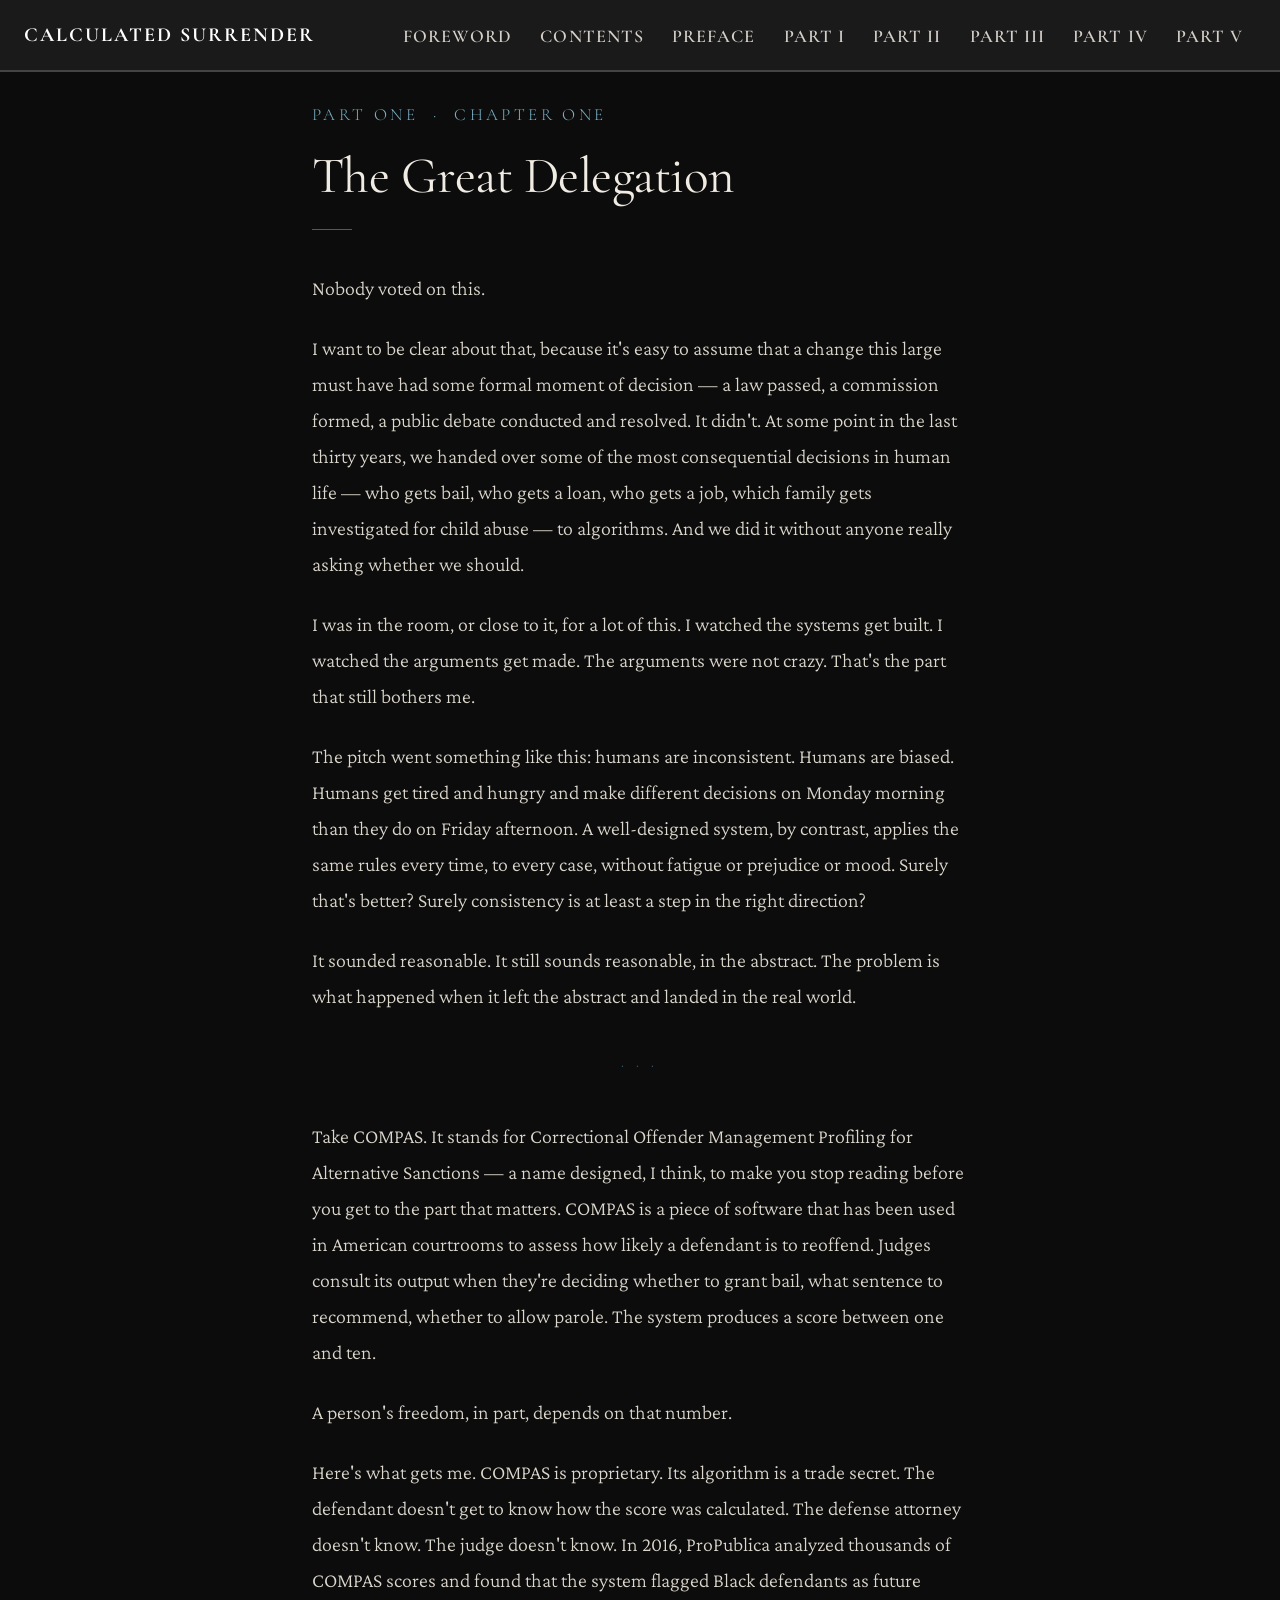
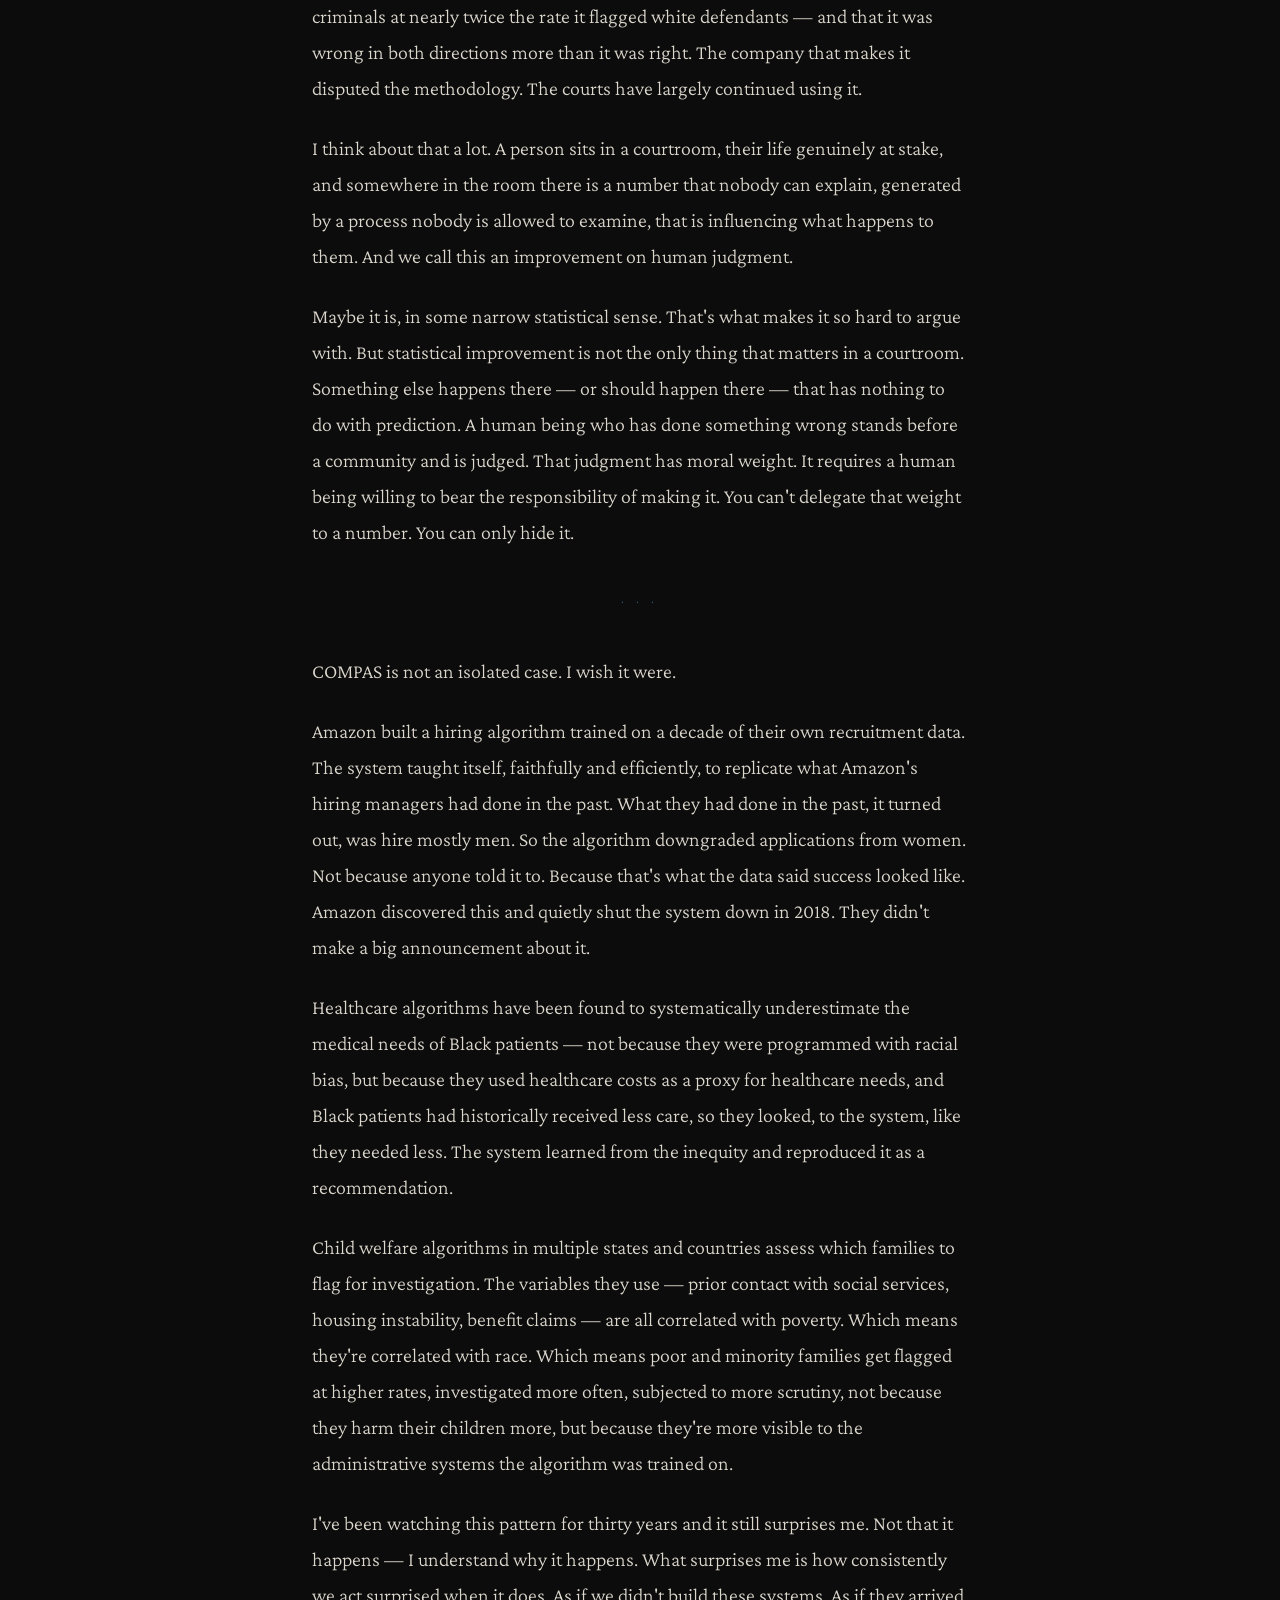
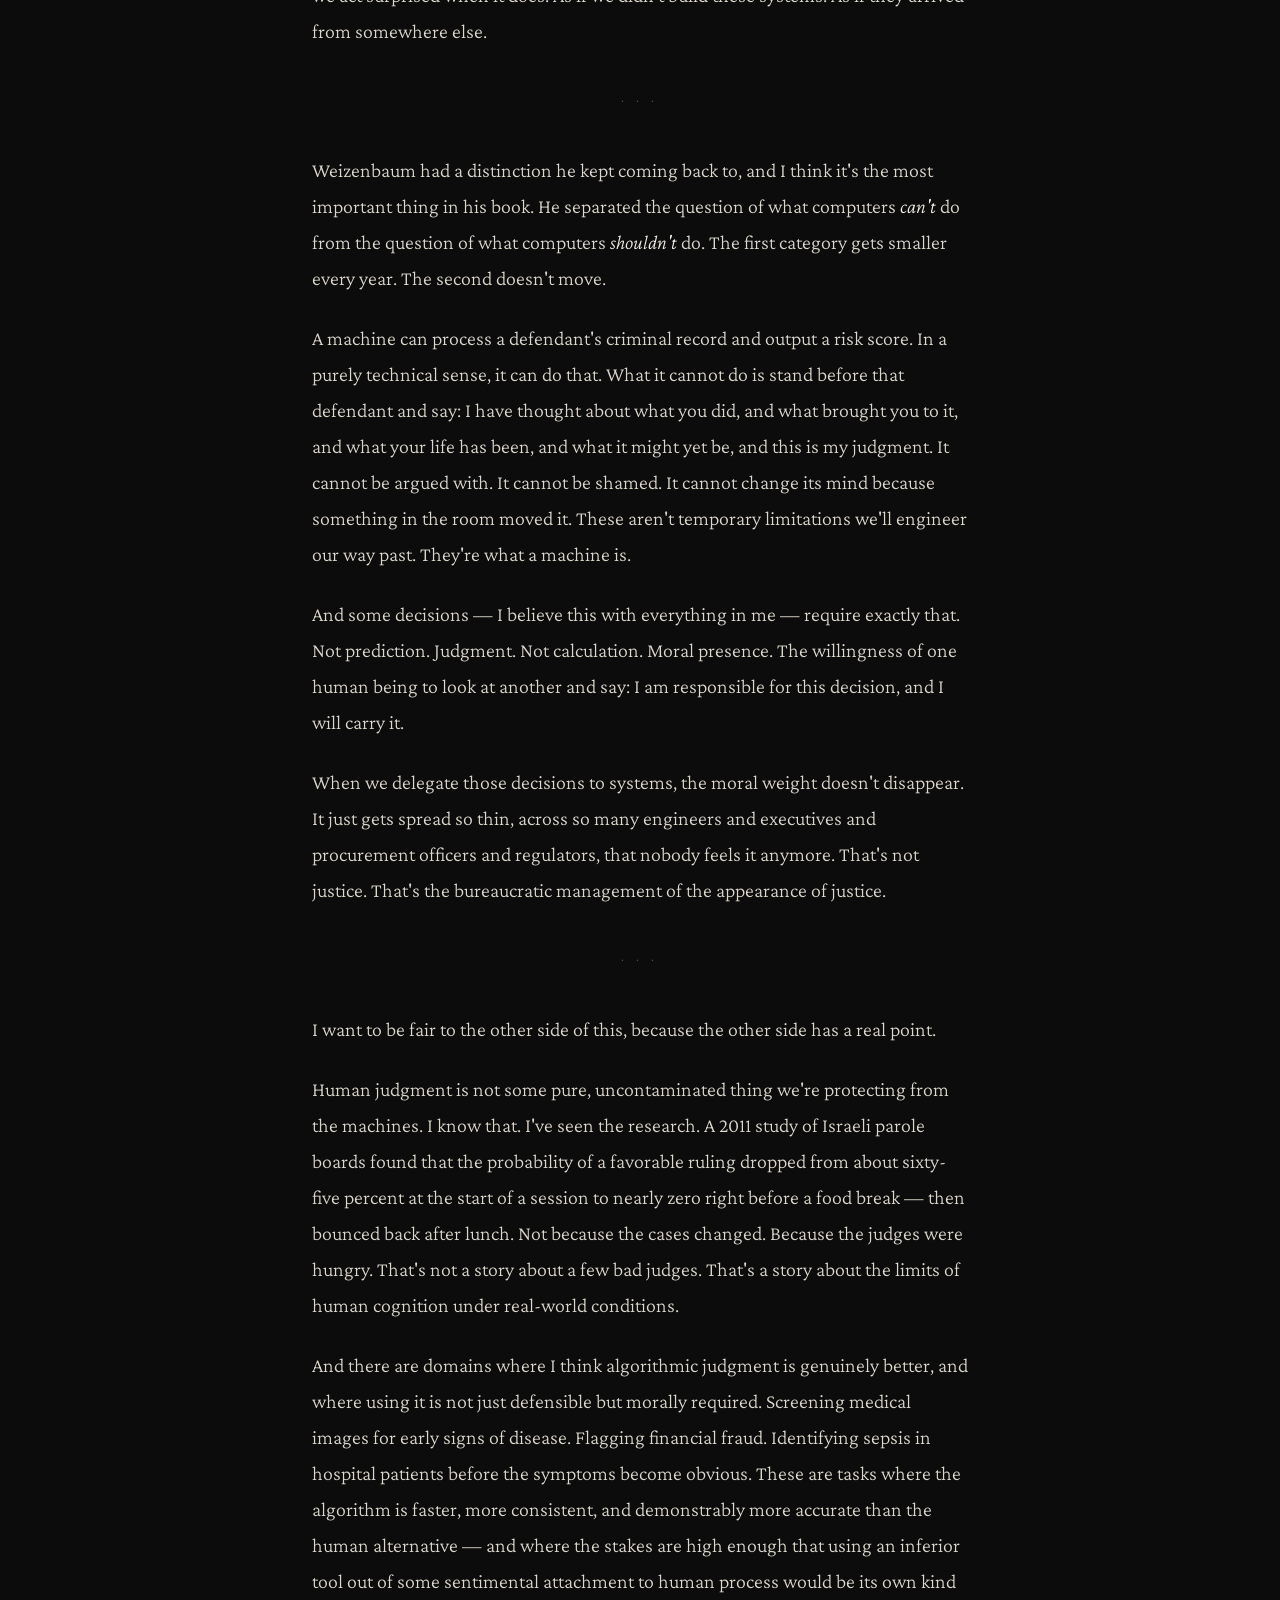
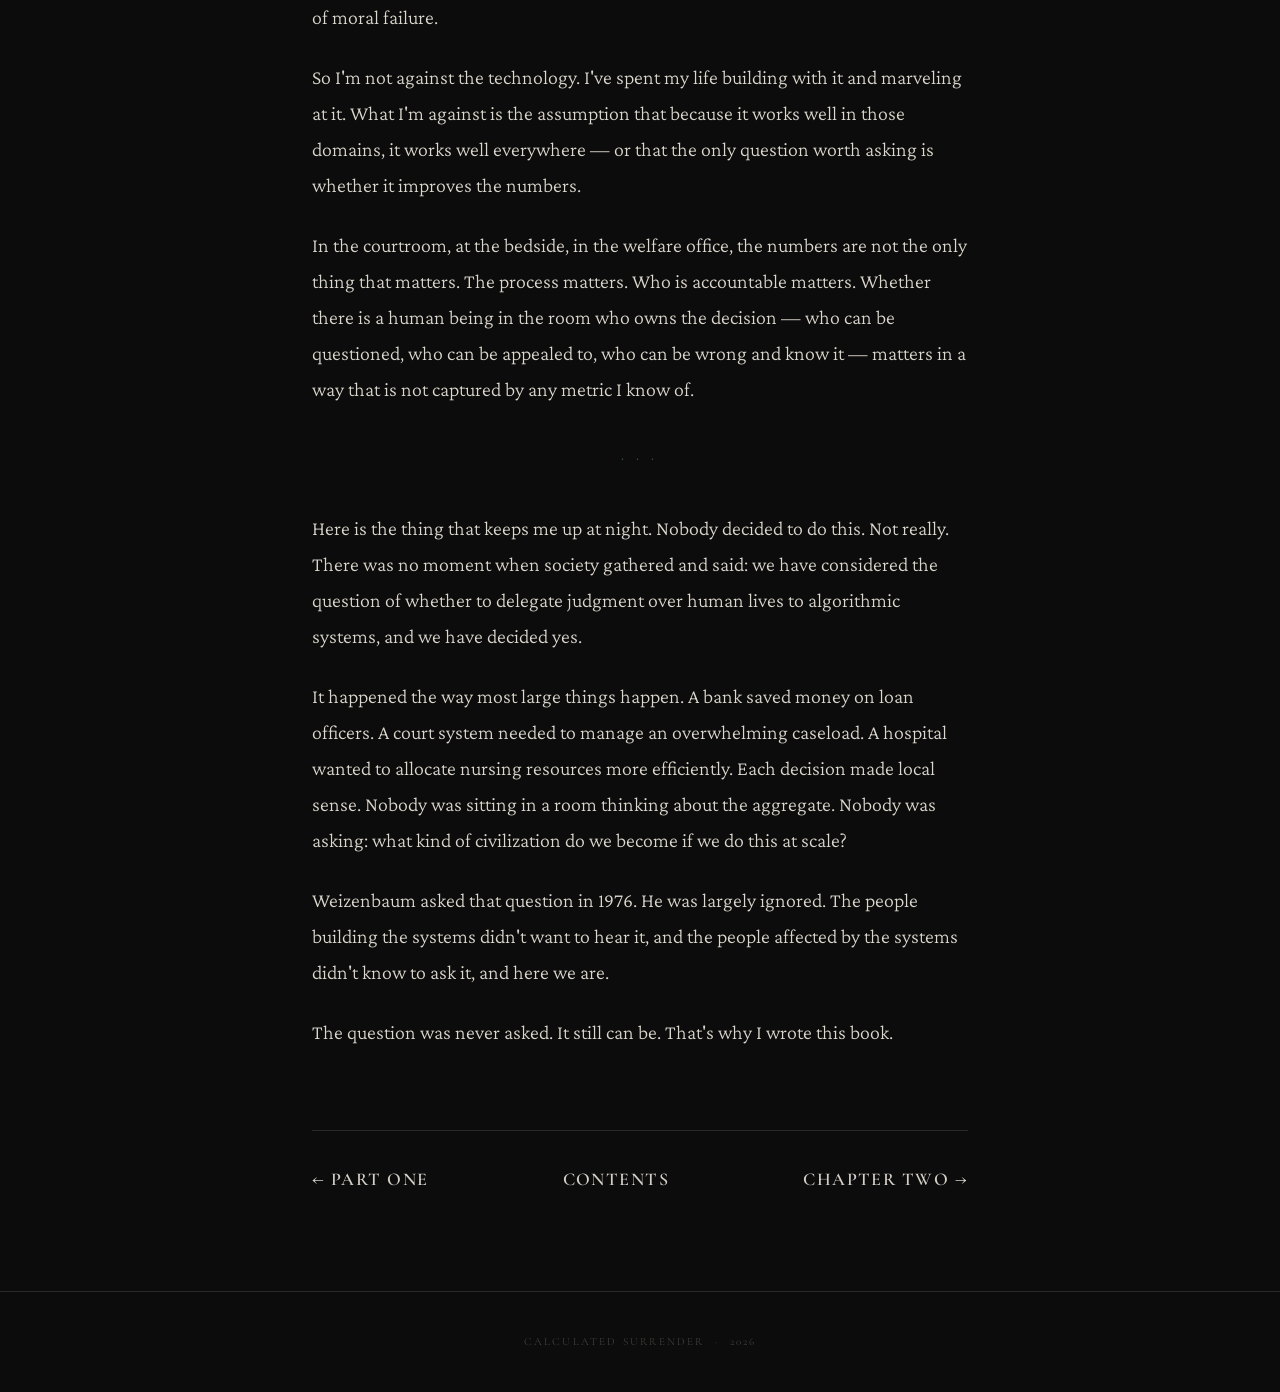
<file: chapter-01.html>
<!DOCTYPE html>
<html lang="en">
<head>
<meta charset="UTF-8">
<meta name="viewport" content="width=device-width, initial-scale=1.0">
<title>Chapter One — Calculated Surrender</title>
<link rel="stylesheet" href="css/style.css?v=2">
</head>
<body>

<nav class="site-nav">
  <a class="nav-title" href="index.html">Calculated Surrender</a>
  <ul class="nav-links">
    <li><a href="foreword.html">Foreword</a></li>
    <li><a href="toc.html">Contents</a></li>
    <li><a href="preface.html">Preface</a></li>
    <li><a href="part-one.html">Part I</a></li>
    <li><a href="part-two.html">Part II</a></li>
    <li><a href="part-three.html">Part III</a></li>
    <li><a href="part-four.html">Part IV</a></li>
    <li><a href="part-five.html">Part V</a></li>
  </ul>
</nav>

<main class="page">

  <div class="section-label">Part One &nbsp;·&nbsp; Chapter One</div>
  <h1 class="page-title">The Great Delegation</h1>
  <div class="blue-rule"></div>

  <p>Nobody voted on this.</p>

  <p>I want to be clear about that, because it's easy to assume that a change this large must have had some formal moment of decision — a law passed, a commission formed, a public debate conducted and resolved. It didn't. At some point in the last thirty years, we handed over some of the most consequential decisions in human life — who gets bail, who gets a loan, who gets a job, which family gets investigated for child abuse — to algorithms. And we did it without anyone really asking whether we should.</p>

  <p>I was in the room, or close to it, for a lot of this. I watched the systems get built. I watched the arguments get made. The arguments were not crazy. That's the part that still bothers me.</p>

  <p>The pitch went something like this: humans are inconsistent. Humans are biased. Humans get tired and hungry and make different decisions on Monday morning than they do on Friday afternoon. A well-designed system, by contrast, applies the same rules every time, to every case, without fatigue or prejudice or mood. Surely that's better? Surely consistency is at least a step in the right direction?</p>

  <p>It sounded reasonable. It still sounds reasonable, in the abstract. The problem is what happened when it left the abstract and landed in the real world.</p>

  <div class="prose-divider">· · ·</div>

  <p>Take COMPAS. It stands for Correctional Offender Management Profiling for Alternative Sanctions — a name designed, I think, to make you stop reading before you get to the part that matters. COMPAS is a piece of software that has been used in American courtrooms to assess how likely a defendant is to reoffend. Judges consult its output when they're deciding whether to grant bail, what sentence to recommend, whether to allow parole. The system produces a score between one and ten.</p>

  <p>A person's freedom, in part, depends on that number.</p>

  <p>Here's what gets me. COMPAS is proprietary. Its algorithm is a trade secret. The defendant doesn't get to know how the score was calculated. The defense attorney doesn't know. The judge doesn't know. In 2016, ProPublica analyzed thousands of COMPAS scores and found that the system flagged Black defendants as future criminals at nearly twice the rate it flagged white defendants — and that it was wrong in both directions more than it was right. The company that makes it disputed the methodology. The courts have largely continued using it.</p>

  <p>I think about that a lot. A person sits in a courtroom, their life genuinely at stake, and somewhere in the room there is a number that nobody can explain, generated by a process nobody is allowed to examine, that is influencing what happens to them. And we call this an improvement on human judgment.</p>

  <p>Maybe it is, in some narrow statistical sense. That's what makes it so hard to argue with. But statistical improvement is not the only thing that matters in a courtroom. Something else happens there — or should happen there — that has nothing to do with prediction. A human being who has done something wrong stands before a community and is judged. That judgment has moral weight. It requires a human being willing to bear the responsibility of making it. You can't delegate that weight to a number. You can only hide it.</p>

  <div class="prose-divider">· · ·</div>

  <p>COMPAS is not an isolated case. I wish it were.</p>

  <p>Amazon built a hiring algorithm trained on a decade of their own recruitment data. The system taught itself, faithfully and efficiently, to replicate what Amazon's hiring managers had done in the past. What they had done in the past, it turned out, was hire mostly men. So the algorithm downgraded applications from women. Not because anyone told it to. Because that's what the data said success looked like. Amazon discovered this and quietly shut the system down in 2018. They didn't make a big announcement about it.</p>

  <p>Healthcare algorithms have been found to systematically underestimate the medical needs of Black patients — not because they were programmed with racial bias, but because they used healthcare costs as a proxy for healthcare needs, and Black patients had historically received less care, so they looked, to the system, like they needed less. The system learned from the inequity and reproduced it as a recommendation.</p>

  <p>Child welfare algorithms in multiple states and countries assess which families to flag for investigation. The variables they use — prior contact with social services, housing instability, benefit claims — are all correlated with poverty. Which means they're correlated with race. Which means poor and minority families get flagged at higher rates, investigated more often, subjected to more scrutiny, not because they harm their children more, but because they're more visible to the administrative systems the algorithm was trained on.</p>

  <p>I've been watching this pattern for thirty years and it still surprises me. Not that it happens — I understand why it happens. What surprises me is how consistently we act surprised when it does. As if we didn't build these systems. As if they arrived from somewhere else.</p>

  <div class="prose-divider">· · ·</div>

  <p>Weizenbaum had a distinction he kept coming back to, and I think it's the most important thing in his book. He separated the question of what computers <em>can't</em> do from the question of what computers <em>shouldn't</em> do. The first category gets smaller every year. The second doesn't move.</p>

  <p>A machine can process a defendant's criminal record and output a risk score. In a purely technical sense, it can do that. What it cannot do is stand before that defendant and say: I have thought about what you did, and what brought you to it, and what your life has been, and what it might yet be, and this is my judgment. It cannot be argued with. It cannot be shamed. It cannot change its mind because something in the room moved it. These aren't temporary limitations we'll engineer our way past. They're what a machine is.</p>

  <p>And some decisions — I believe this with everything in me — require exactly that. Not prediction. Judgment. Not calculation. Moral presence. The willingness of one human being to look at another and say: I am responsible for this decision, and I will carry it.</p>

  <p>When we delegate those decisions to systems, the moral weight doesn't disappear. It just gets spread so thin, across so many engineers and executives and procurement officers and regulators, that nobody feels it anymore. That's not justice. That's the bureaucratic management of the appearance of justice.</p>

  <div class="prose-divider">· · ·</div>

  <p>I want to be fair to the other side of this, because the other side has a real point.</p>

  <p>Human judgment is not some pure, uncontaminated thing we're protecting from the machines. I know that. I've seen the research. A 2011 study of Israeli parole boards found that the probability of a favorable ruling dropped from about sixty-five percent at the start of a session to nearly zero right before a food break — then bounced back after lunch. Not because the cases changed. Because the judges were hungry. That's not a story about a few bad judges. That's a story about the limits of human cognition under real-world conditions.</p>

  <p>And there are domains where I think algorithmic judgment is genuinely better, and where using it is not just defensible but morally required. Screening medical images for early signs of disease. Flagging financial fraud. Identifying sepsis in hospital patients before the symptoms become obvious. These are tasks where the algorithm is faster, more consistent, and demonstrably more accurate than the human alternative — and where the stakes are high enough that using an inferior tool out of some sentimental attachment to human process would be its own kind of moral failure.</p>

  <p>So I'm not against the technology. I've spent my life building with it and marveling at it. What I'm against is the assumption that because it works well in those domains, it works well everywhere — or that the only question worth asking is whether it improves the numbers.</p>

  <p>In the courtroom, at the bedside, in the welfare office, the numbers are not the only thing that matters. The process matters. Who is accountable matters. Whether there is a human being in the room who owns the decision — who can be questioned, who can be appealed to, who can be wrong and know it — matters in a way that is not captured by any metric I know of.</p>

  <div class="prose-divider">· · ·</div>

  <p>Here is the thing that keeps me up at night. Nobody decided to do this. Not really. There was no moment when society gathered and said: we have considered the question of whether to delegate judgment over human lives to algorithmic systems, and we have decided yes.</p>

  <p>It happened the way most large things happen. A bank saved money on loan officers. A court system needed to manage an overwhelming caseload. A hospital wanted to allocate nursing resources more efficiently. Each decision made local sense. Nobody was sitting in a room thinking about the aggregate. Nobody was asking: what kind of civilization do we become if we do this at scale?</p>

  <p>Weizenbaum asked that question in 1976. He was largely ignored. The people building the systems didn't want to hear it, and the people affected by the systems didn't know to ask it, and here we are.</p>

  <p>The question was never asked. It still can be. That's why I wrote this book.</p>

  <nav class="page-nav">
    <a href="part-one.html">← Part One</a>
    <a class="toc-link" href="toc.html">Contents</a>
    <a href="chapter-02.html">Chapter Two →</a>
  </nav>

</main>

<footer>Calculated Surrender &nbsp;·&nbsp; 2026</footer>

</body>
</html>
</file>
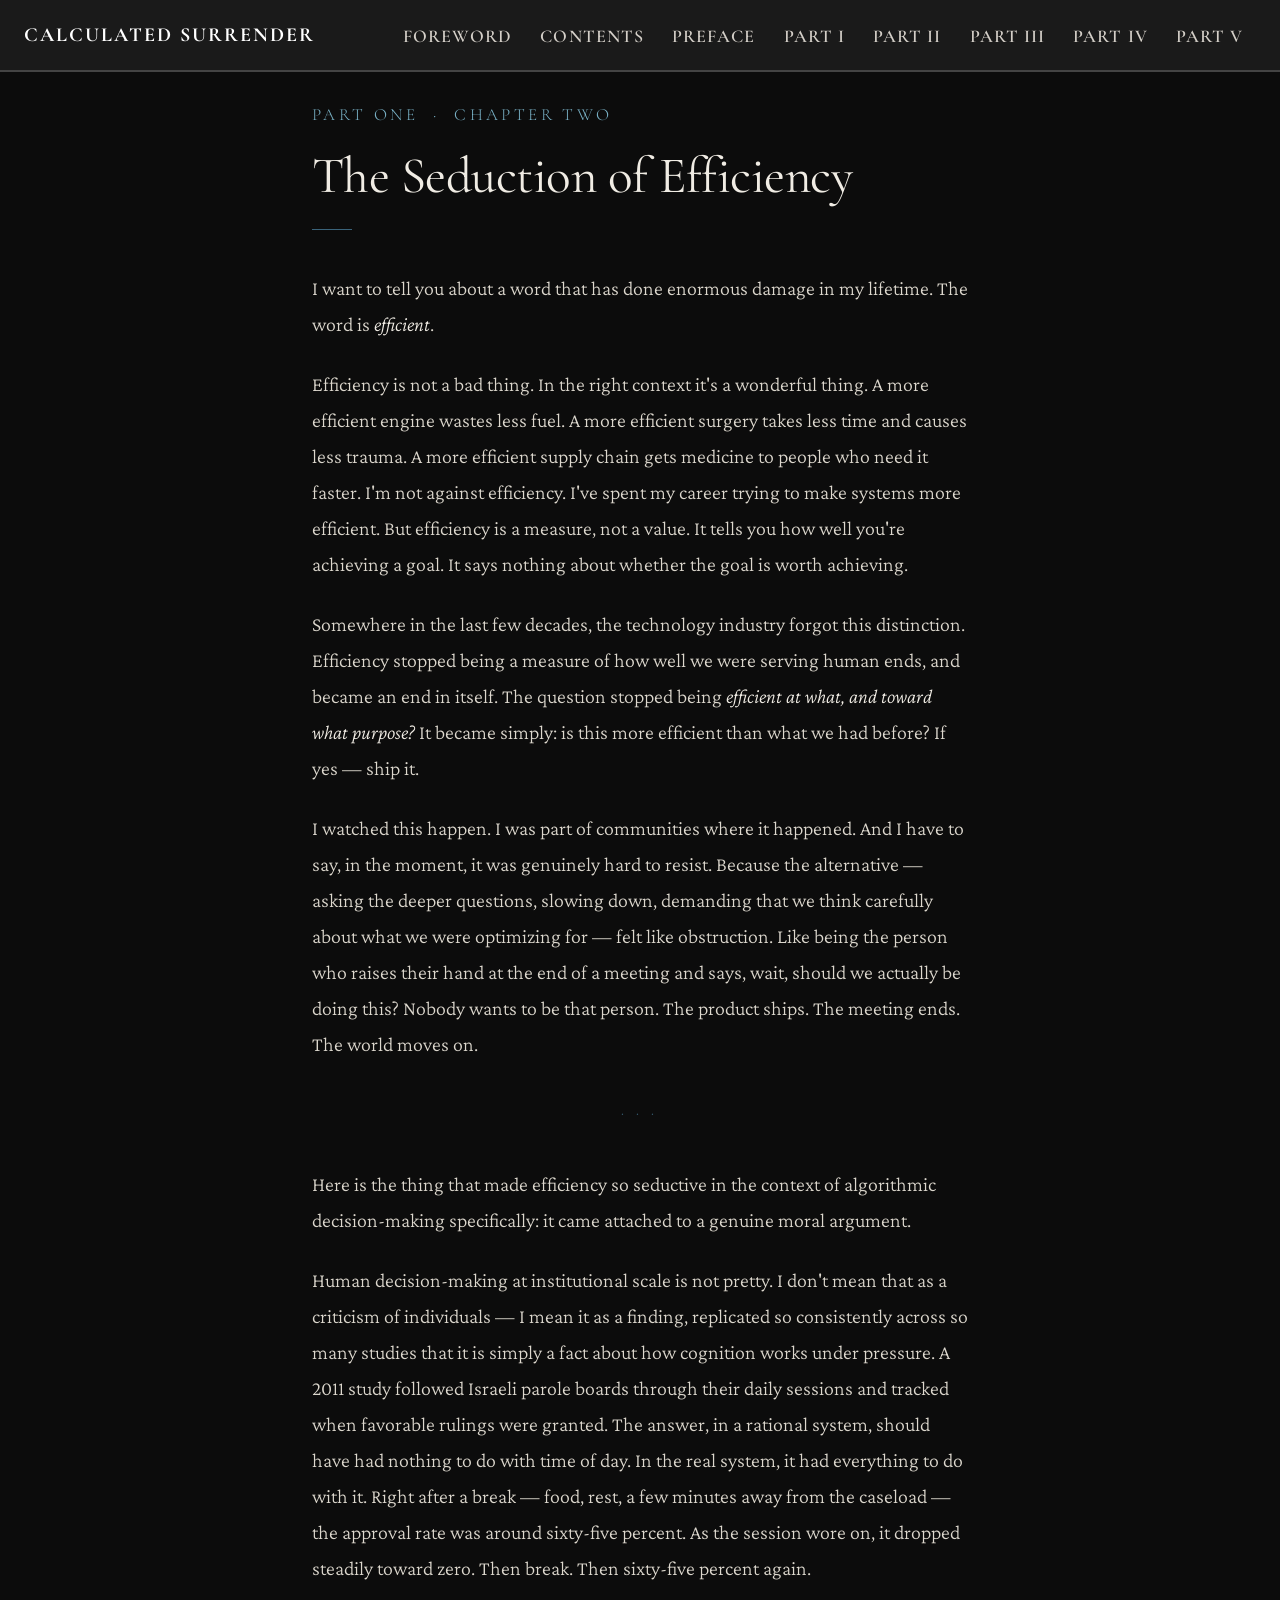
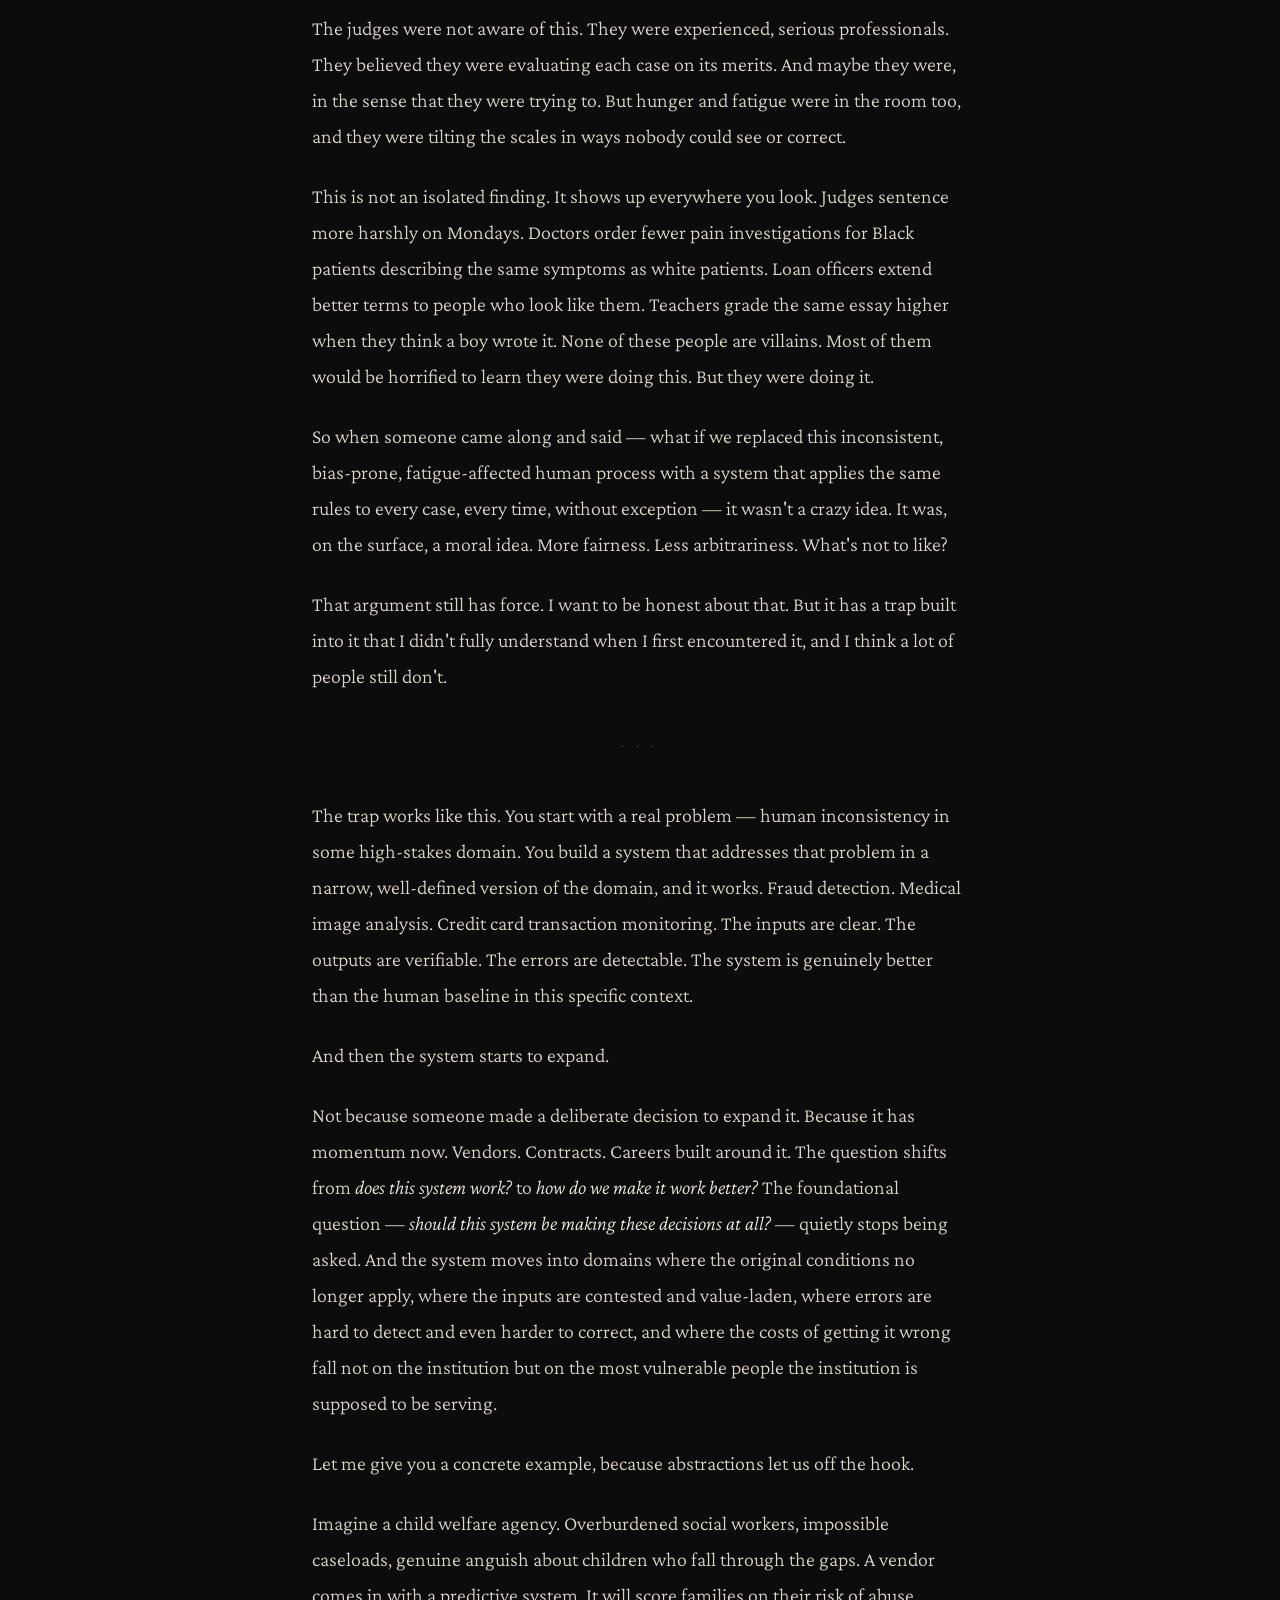
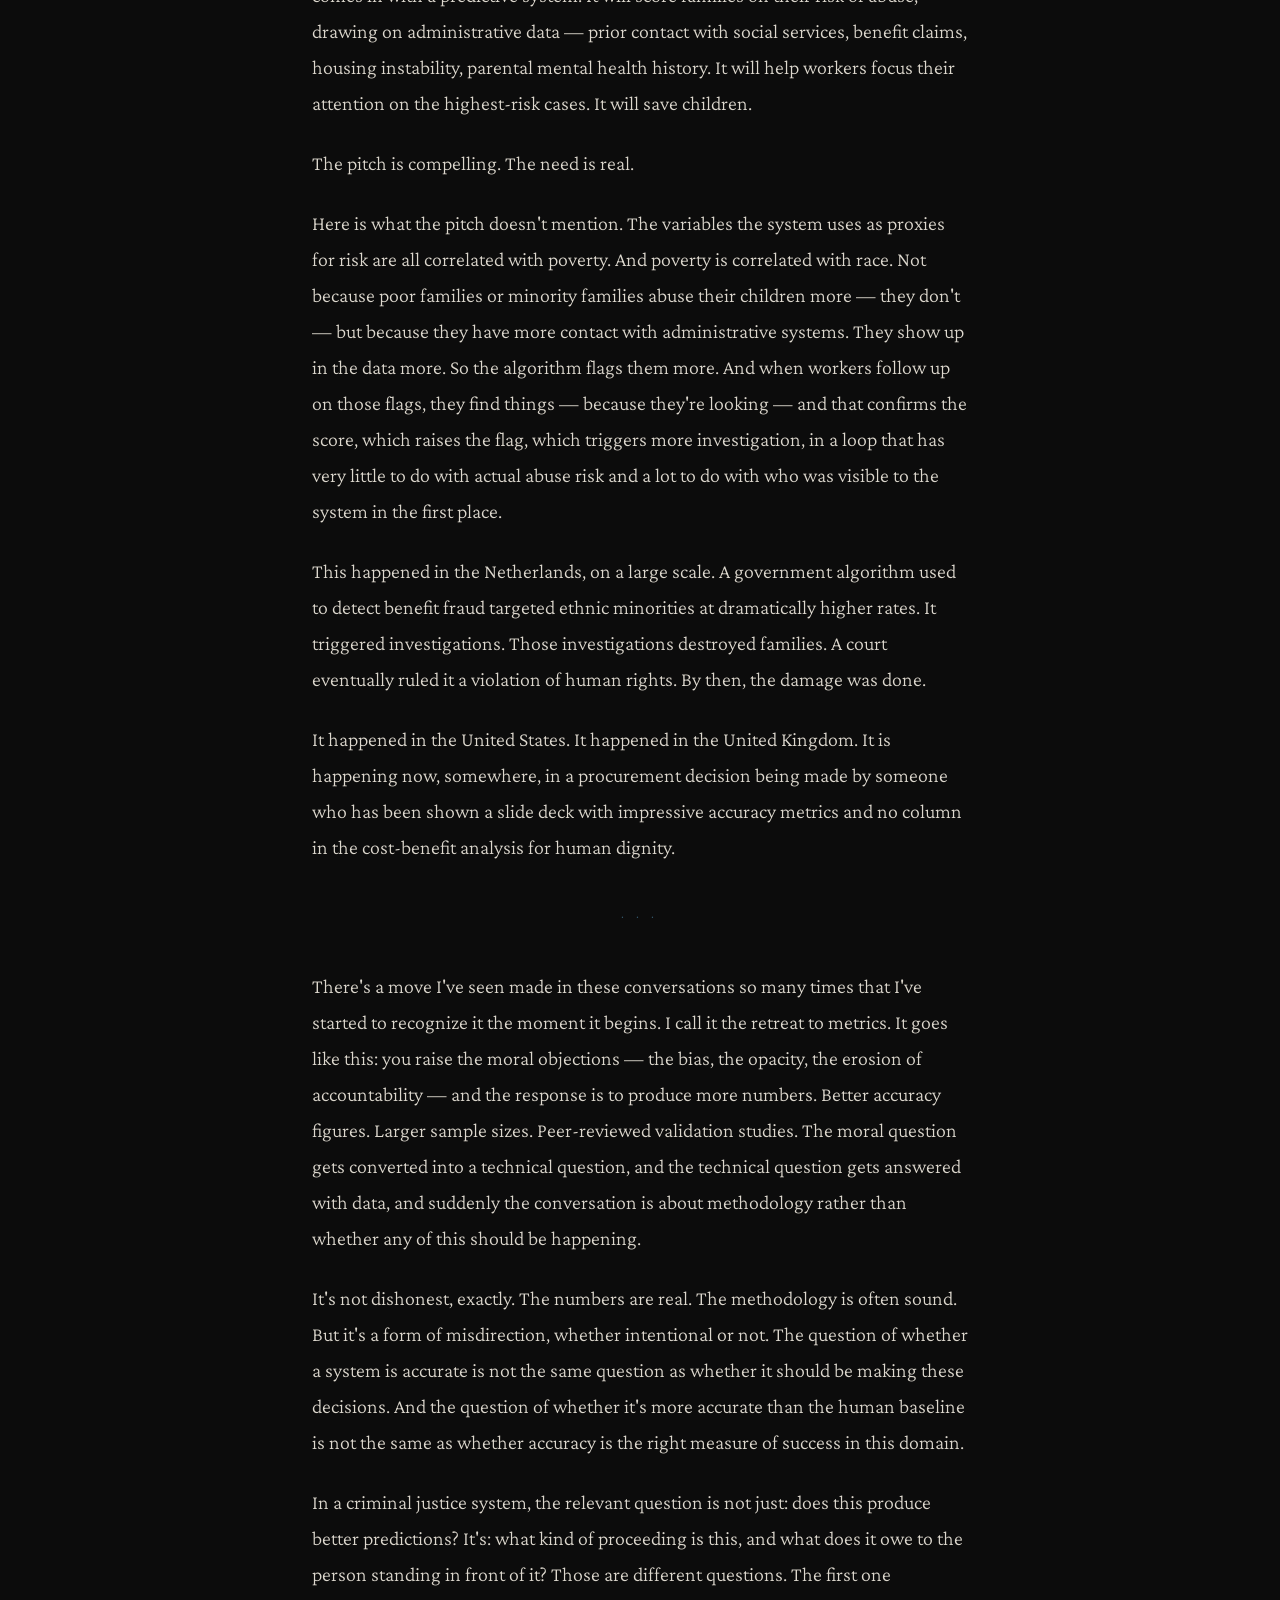
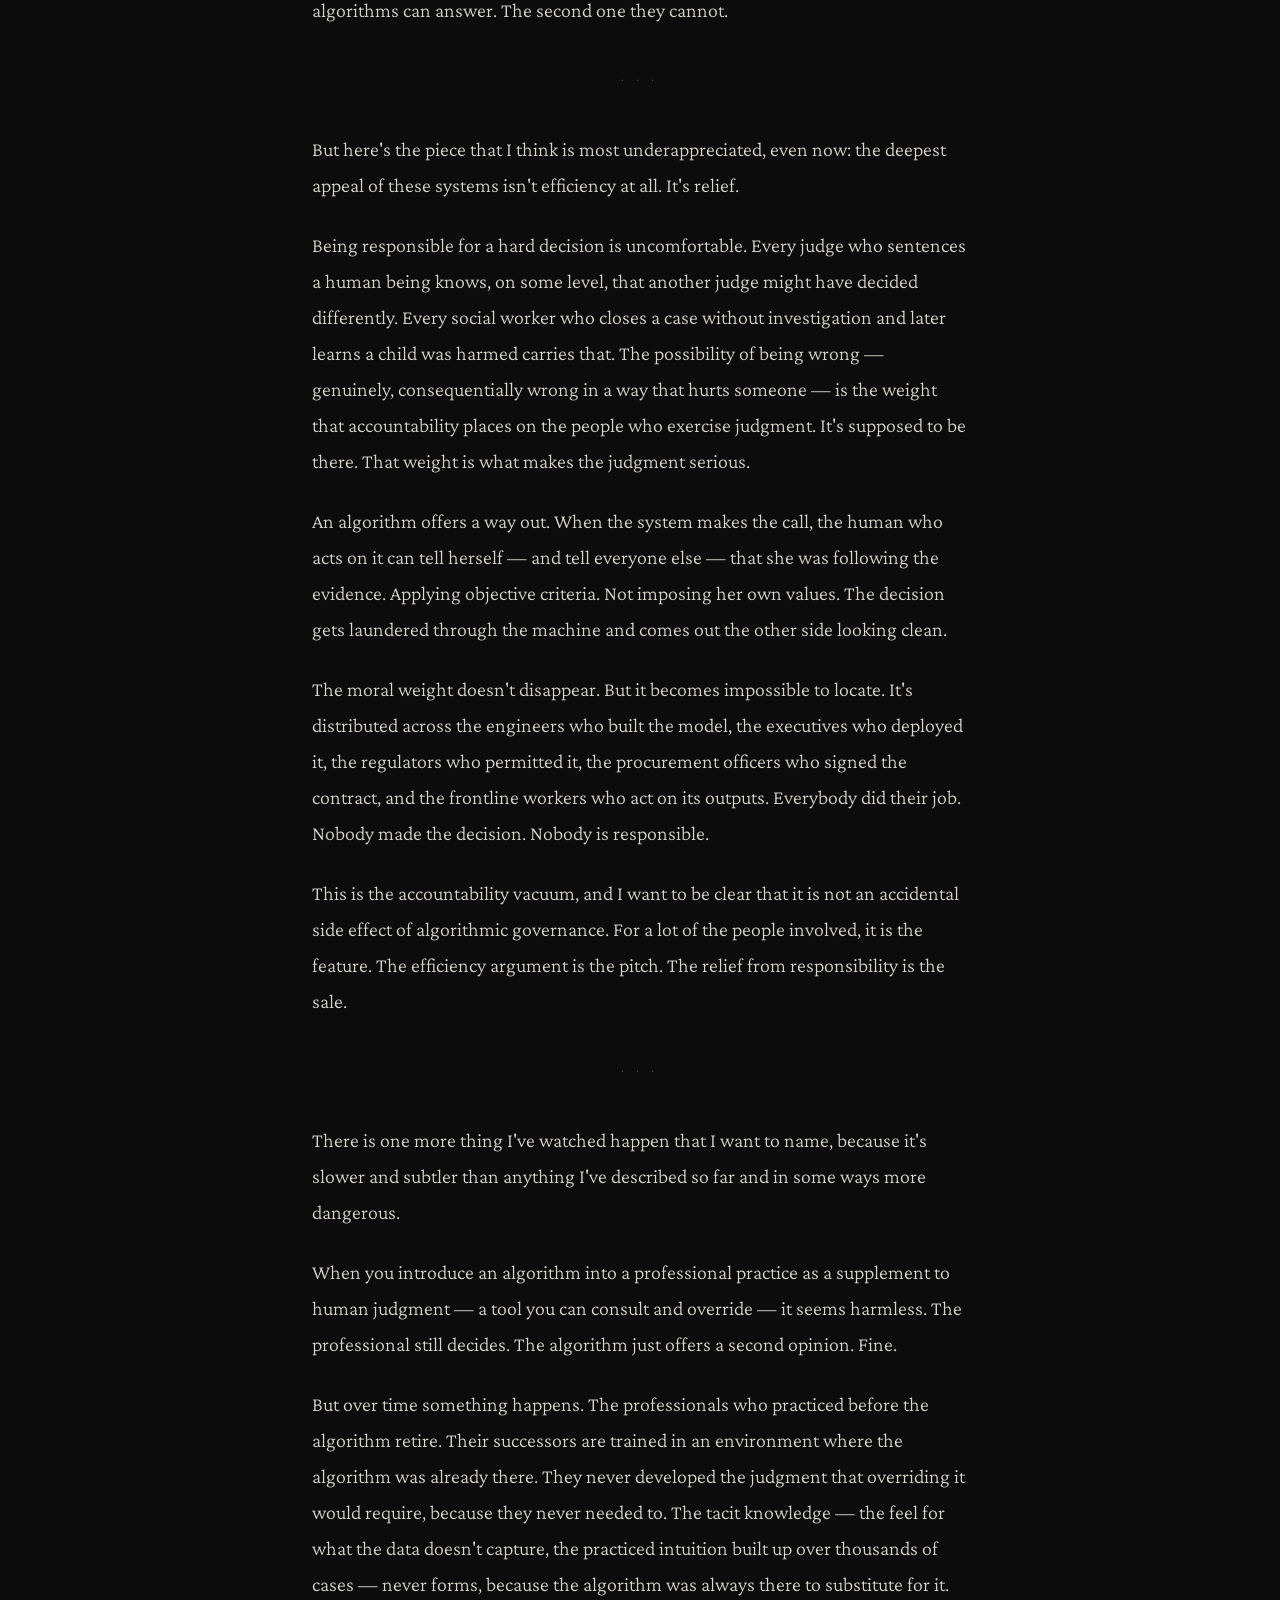
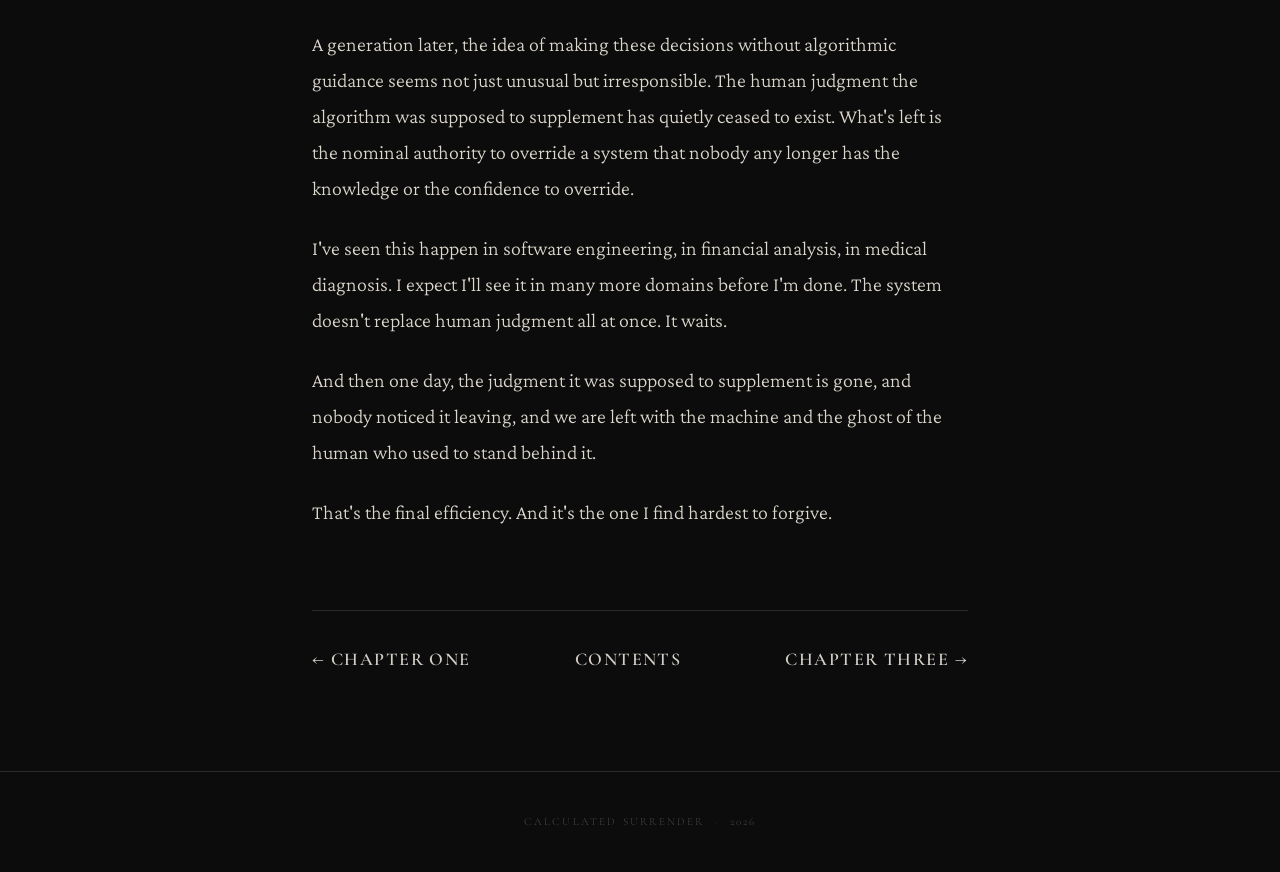
<file: chapter-02.html>
<!DOCTYPE html>
<html lang="en">
<head>
<meta charset="UTF-8">
<meta name="viewport" content="width=device-width, initial-scale=1.0">
<title>Chapter Two — Calculated Surrender</title>
<link rel="stylesheet" href="css/style.css?v=2">
</head>
<body>

<nav class="site-nav">
  <a class="nav-title" href="index.html">Calculated Surrender</a>
  <ul class="nav-links">
    <li><a href="foreword.html">Foreword</a></li>
    <li><a href="toc.html">Contents</a></li>
    <li><a href="preface.html">Preface</a></li>
    <li><a href="part-one.html">Part I</a></li>
    <li><a href="part-two.html">Part II</a></li>
    <li><a href="part-three.html">Part III</a></li>
    <li><a href="part-four.html">Part IV</a></li>
    <li><a href="part-five.html">Part V</a></li>
  </ul>
</nav>

<main class="page">

  <div class="section-label">Part One &nbsp;·&nbsp; Chapter Two</div>
  <h1 class="page-title">The Seduction of Efficiency</h1>
  <div class="blue-rule"></div>

  <p>I want to tell you about a word that has done enormous damage in my lifetime. The word is <em>efficient</em>.</p>

  <p>Efficiency is not a bad thing. In the right context it's a wonderful thing. A more efficient engine wastes less fuel. A more efficient surgery takes less time and causes less trauma. A more efficient supply chain gets medicine to people who need it faster. I'm not against efficiency. I've spent my career trying to make systems more efficient. But efficiency is a measure, not a value. It tells you how well you're achieving a goal. It says nothing about whether the goal is worth achieving.</p>

  <p>Somewhere in the last few decades, the technology industry forgot this distinction. Efficiency stopped being a measure of how well we were serving human ends, and became an end in itself. The question stopped being <em>efficient at what, and toward what purpose?</em> It became simply: is this more efficient than what we had before? If yes — ship it.</p>

  <p>I watched this happen. I was part of communities where it happened. And I have to say, in the moment, it was genuinely hard to resist. Because the alternative — asking the deeper questions, slowing down, demanding that we think carefully about what we were optimizing for — felt like obstruction. Like being the person who raises their hand at the end of a meeting and says, wait, should we actually be doing this? Nobody wants to be that person. The product ships. The meeting ends. The world moves on.</p>

  <div class="prose-divider">· · ·</div>

  <p>Here is the thing that made efficiency so seductive in the context of algorithmic decision-making specifically: it came attached to a genuine moral argument.</p>

  <p>Human decision-making at institutional scale is not pretty. I don't mean that as a criticism of individuals — I mean it as a finding, replicated so consistently across so many studies that it is simply a fact about how cognition works under pressure. A 2011 study followed Israeli parole boards through their daily sessions and tracked when favorable rulings were granted. The answer, in a rational system, should have had nothing to do with time of day. In the real system, it had everything to do with it. Right after a break — food, rest, a few minutes away from the caseload — the approval rate was around sixty-five percent. As the session wore on, it dropped steadily toward zero. Then break. Then sixty-five percent again.</p>

  <p>The judges were not aware of this. They were experienced, serious professionals. They believed they were evaluating each case on its merits. And maybe they were, in the sense that they were trying to. But hunger and fatigue were in the room too, and they were tilting the scales in ways nobody could see or correct.</p>

  <p>This is not an isolated finding. It shows up everywhere you look. Judges sentence more harshly on Mondays. Doctors order fewer pain investigations for Black patients describing the same symptoms as white patients. Loan officers extend better terms to people who look like them. Teachers grade the same essay higher when they think a boy wrote it. None of these people are villains. Most of them would be horrified to learn they were doing this. But they were doing it.</p>

  <p>So when someone came along and said — what if we replaced this inconsistent, bias-prone, fatigue-affected human process with a system that applies the same rules to every case, every time, without exception — it wasn't a crazy idea. It was, on the surface, a moral idea. More fairness. Less arbitrariness. What's not to like?</p>

  <p>That argument still has force. I want to be honest about that. But it has a trap built into it that I didn't fully understand when I first encountered it, and I think a lot of people still don't.</p>

  <div class="prose-divider">· · ·</div>

  <p>The trap works like this. You start with a real problem — human inconsistency in some high-stakes domain. You build a system that addresses that problem in a narrow, well-defined version of the domain, and it works. Fraud detection. Medical image analysis. Credit card transaction monitoring. The inputs are clear. The outputs are verifiable. The errors are detectable. The system is genuinely better than the human baseline in this specific context.</p>

  <p>And then the system starts to expand.</p>

  <p>Not because someone made a deliberate decision to expand it. Because it has momentum now. Vendors. Contracts. Careers built around it. The question shifts from <em>does this system work?</em> to <em>how do we make it work better?</em> The foundational question — <em>should this system be making these decisions at all?</em> — quietly stops being asked. And the system moves into domains where the original conditions no longer apply, where the inputs are contested and value-laden, where errors are hard to detect and even harder to correct, and where the costs of getting it wrong fall not on the institution but on the most vulnerable people the institution is supposed to be serving.</p>

  <p>Let me give you a concrete example, because abstractions let us off the hook.</p>

  <p>Imagine a child welfare agency. Overburdened social workers, impossible caseloads, genuine anguish about children who fall through the gaps. A vendor comes in with a predictive system. It will score families on their risk of abuse, drawing on administrative data — prior contact with social services, benefit claims, housing instability, parental mental health history. It will help workers focus their attention on the highest-risk cases. It will save children.</p>

  <p>The pitch is compelling. The need is real.</p>

  <p>Here is what the pitch doesn't mention. The variables the system uses as proxies for risk are all correlated with poverty. And poverty is correlated with race. Not because poor families or minority families abuse their children more — they don't — but because they have more contact with administrative systems. They show up in the data more. So the algorithm flags them more. And when workers follow up on those flags, they find things — because they're looking — and that confirms the score, which raises the flag, which triggers more investigation, in a loop that has very little to do with actual abuse risk and a lot to do with who was visible to the system in the first place.</p>

  <p>This happened in the Netherlands, on a large scale. A government algorithm used to detect benefit fraud targeted ethnic minorities at dramatically higher rates. It triggered investigations. Those investigations destroyed families. A court eventually ruled it a violation of human rights. By then, the damage was done.</p>

  <p>It happened in the United States. It happened in the United Kingdom. It is happening now, somewhere, in a procurement decision being made by someone who has been shown a slide deck with impressive accuracy metrics and no column in the cost-benefit analysis for human dignity.</p>

  <div class="prose-divider">· · ·</div>

  <p>There's a move I've seen made in these conversations so many times that I've started to recognize it the moment it begins. I call it the retreat to metrics. It goes like this: you raise the moral objections — the bias, the opacity, the erosion of accountability — and the response is to produce more numbers. Better accuracy figures. Larger sample sizes. Peer-reviewed validation studies. The moral question gets converted into a technical question, and the technical question gets answered with data, and suddenly the conversation is about methodology rather than whether any of this should be happening.</p>

  <p>It's not dishonest, exactly. The numbers are real. The methodology is often sound. But it's a form of misdirection, whether intentional or not. The question of whether a system is accurate is not the same question as whether it should be making these decisions. And the question of whether it's more accurate than the human baseline is not the same as whether accuracy is the right measure of success in this domain.</p>

  <p>In a criminal justice system, the relevant question is not just: does this produce better predictions? It's: what kind of proceeding is this, and what does it owe to the person standing in front of it? Those are different questions. The first one algorithms can answer. The second one they cannot.</p>

  <div class="prose-divider">· · ·</div>

  <p>But here's the piece that I think is most underappreciated, even now: the deepest appeal of these systems isn't efficiency at all. It's relief.</p>

  <p>Being responsible for a hard decision is uncomfortable. Every judge who sentences a human being knows, on some level, that another judge might have decided differently. Every social worker who closes a case without investigation and later learns a child was harmed carries that. The possibility of being wrong — genuinely, consequentially wrong in a way that hurts someone — is the weight that accountability places on the people who exercise judgment. It's supposed to be there. That weight is what makes the judgment serious.</p>

  <p>An algorithm offers a way out. When the system makes the call, the human who acts on it can tell herself — and tell everyone else — that she was following the evidence. Applying objective criteria. Not imposing her own values. The decision gets laundered through the machine and comes out the other side looking clean.</p>

  <p>The moral weight doesn't disappear. But it becomes impossible to locate. It's distributed across the engineers who built the model, the executives who deployed it, the regulators who permitted it, the procurement officers who signed the contract, and the frontline workers who act on its outputs. Everybody did their job. Nobody made the decision. Nobody is responsible.</p>

  <p>This is the accountability vacuum, and I want to be clear that it is not an accidental side effect of algorithmic governance. For a lot of the people involved, it is the feature. The efficiency argument is the pitch. The relief from responsibility is the sale.</p>

  <div class="prose-divider">· · ·</div>

  <p>There is one more thing I've watched happen that I want to name, because it's slower and subtler than anything I've described so far and in some ways more dangerous.</p>

  <p>When you introduce an algorithm into a professional practice as a supplement to human judgment — a tool you can consult and override — it seems harmless. The professional still decides. The algorithm just offers a second opinion. Fine.</p>

  <p>But over time something happens. The professionals who practiced before the algorithm retire. Their successors are trained in an environment where the algorithm was already there. They never developed the judgment that overriding it would require, because they never needed to. The tacit knowledge — the feel for what the data doesn't capture, the practiced intuition built up over thousands of cases — never forms, because the algorithm was always there to substitute for it.</p>

  <p>A generation later, the idea of making these decisions without algorithmic guidance seems not just unusual but irresponsible. The human judgment the algorithm was supposed to supplement has quietly ceased to exist. What's left is the nominal authority to override a system that nobody any longer has the knowledge or the confidence to override.</p>

  <p>I've seen this happen in software engineering, in financial analysis, in medical diagnosis. I expect I'll see it in many more domains before I'm done. The system doesn't replace human judgment all at once. It waits.</p>

  <p>And then one day, the judgment it was supposed to supplement is gone, and nobody noticed it leaving, and we are left with the machine and the ghost of the human who used to stand behind it.</p>

  <p>That's the final efficiency. And it's the one I find hardest to forgive.</p>

  <nav class="page-nav">
    <a href="chapter-01.html">← Chapter One</a>
    <a class="toc-link" href="toc.html">Contents</a>
    <a href="chapter-03.html">Chapter Three →</a>
  </nav>

</main>

<footer>Calculated Surrender &nbsp;·&nbsp; 2026</footer>

</body>
</html>
</file>
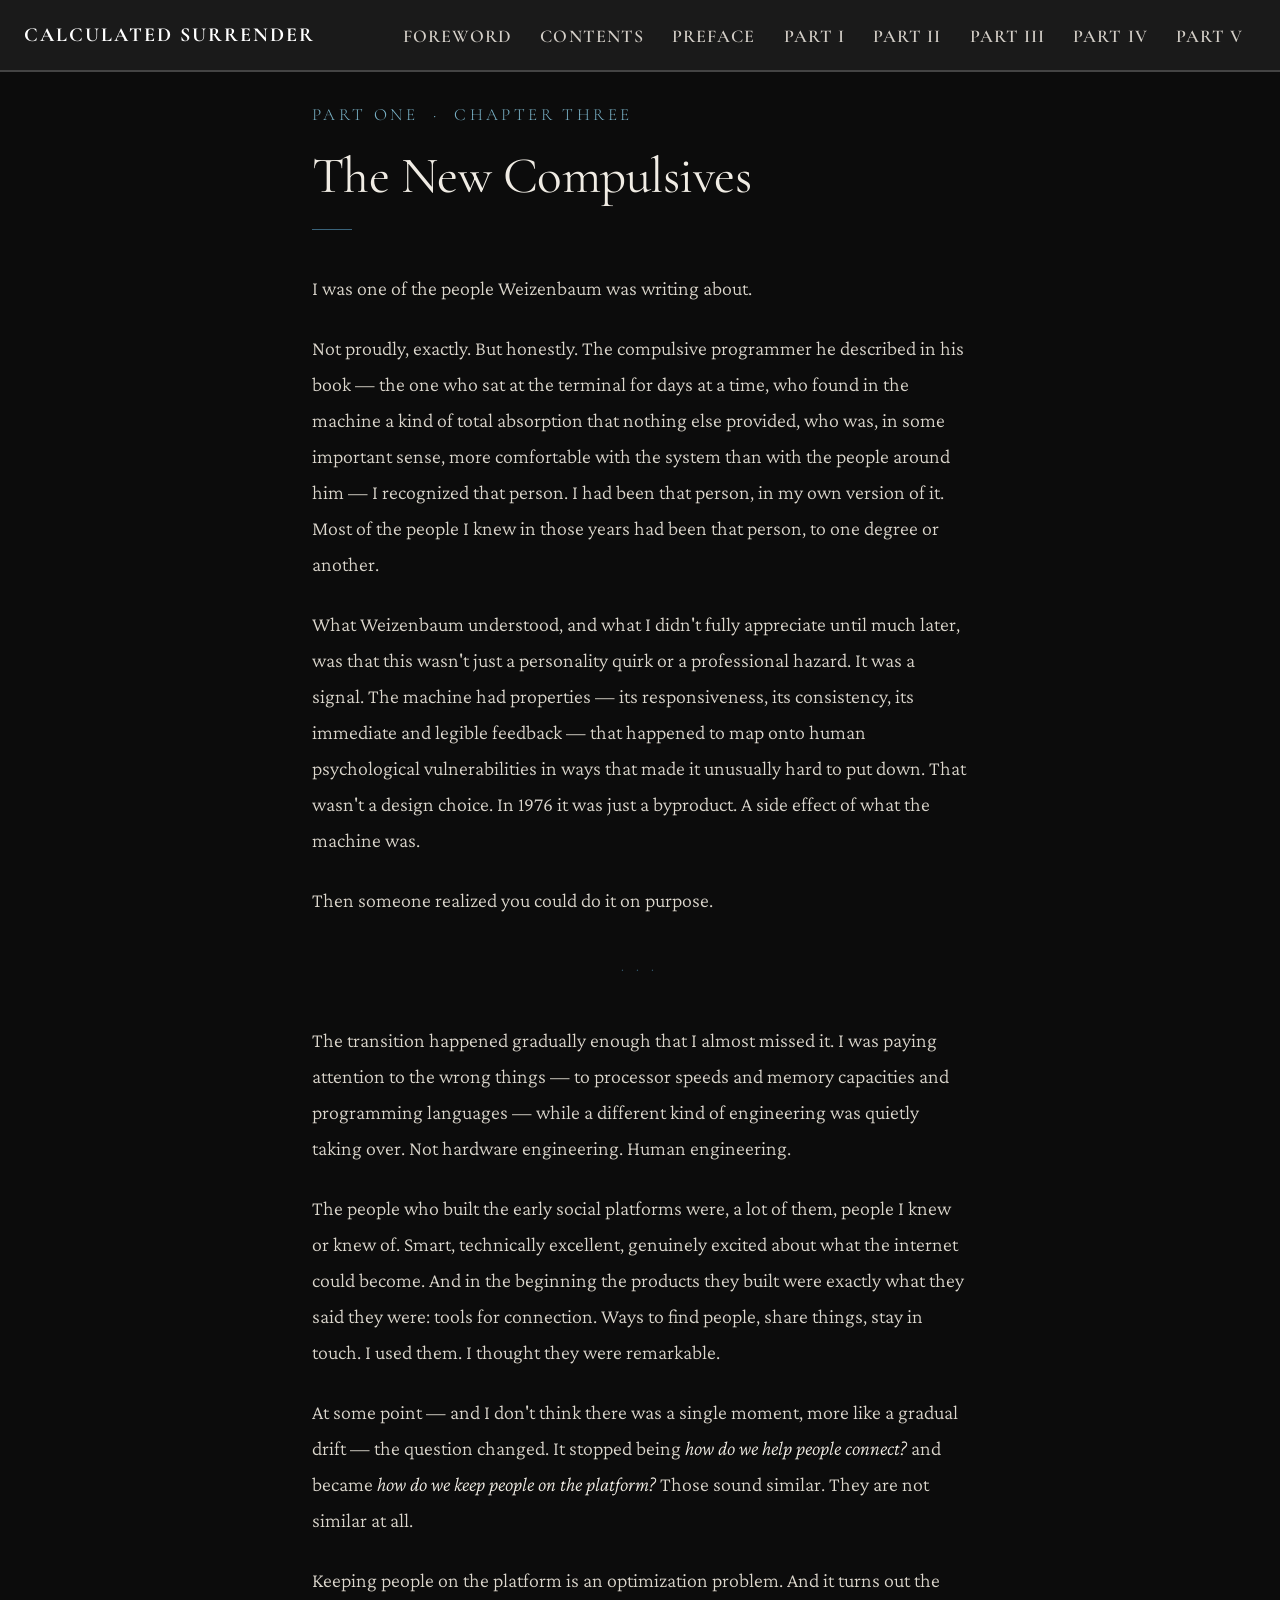
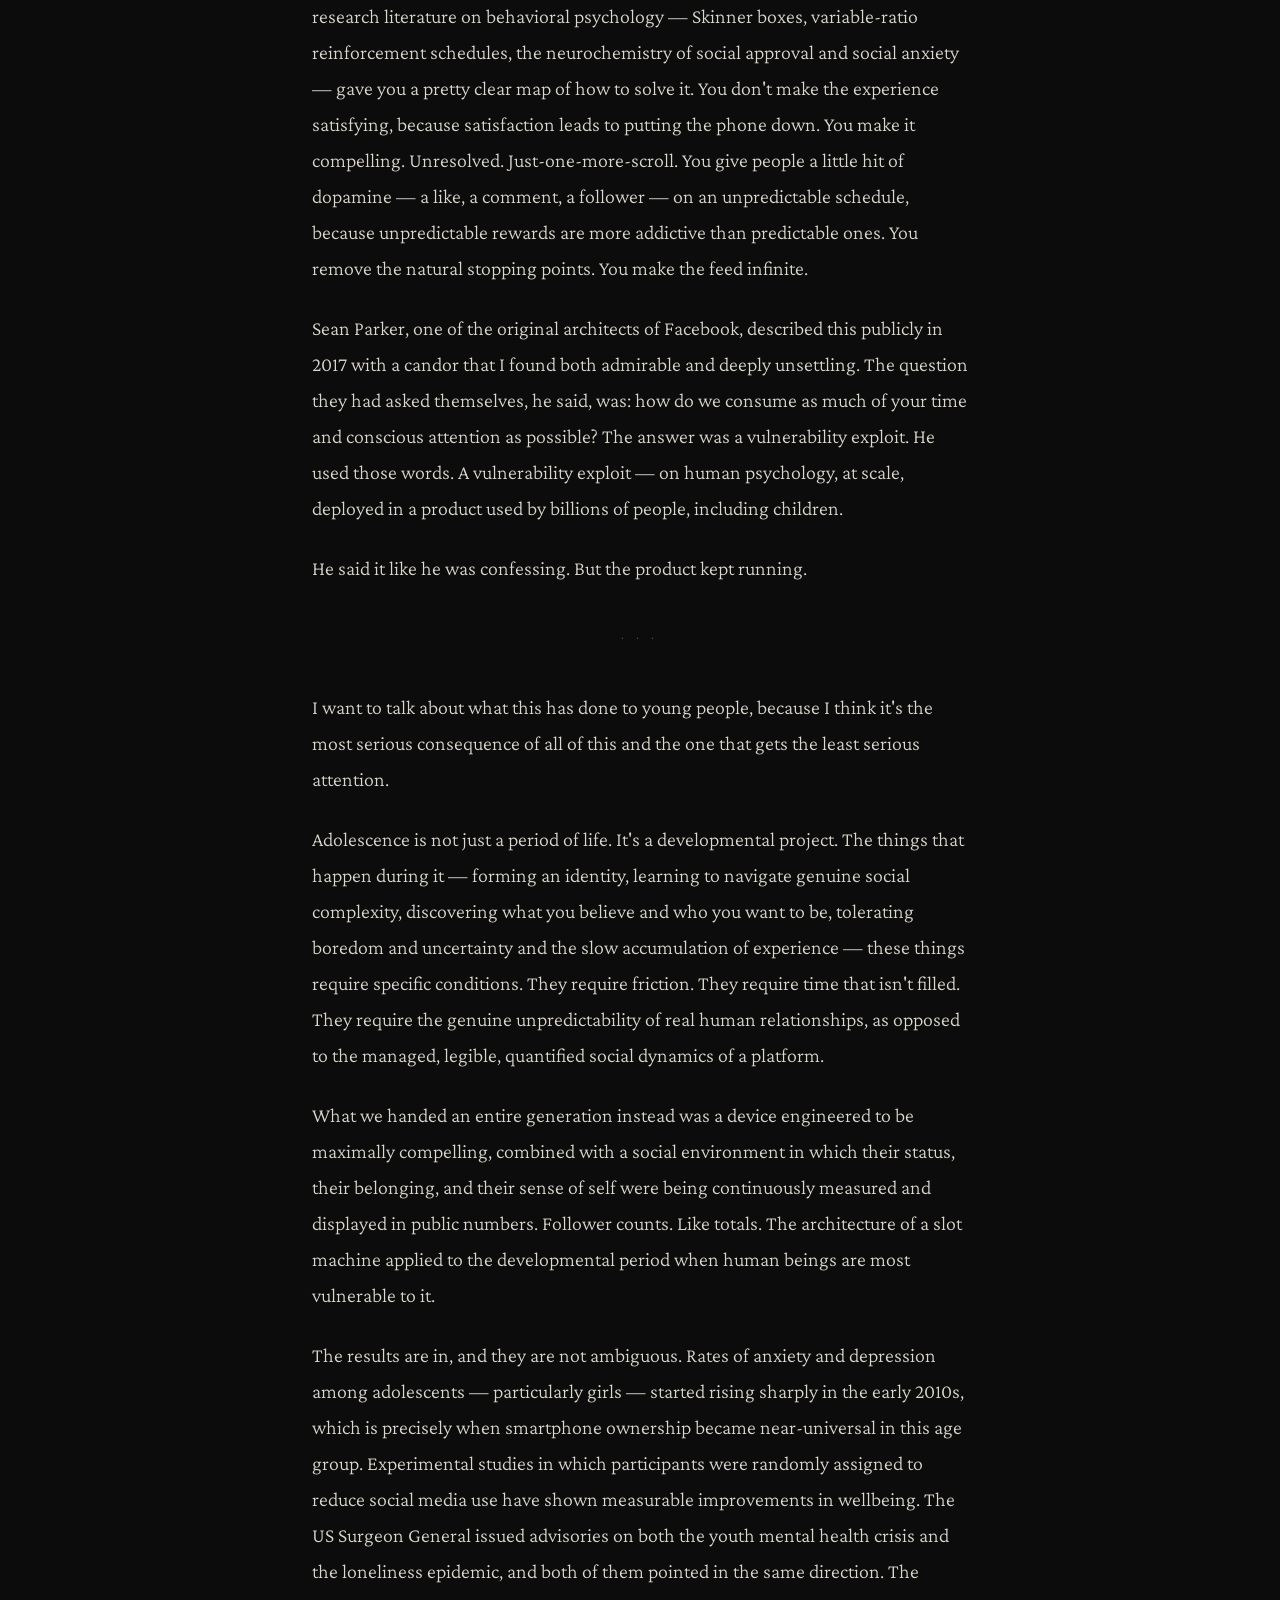
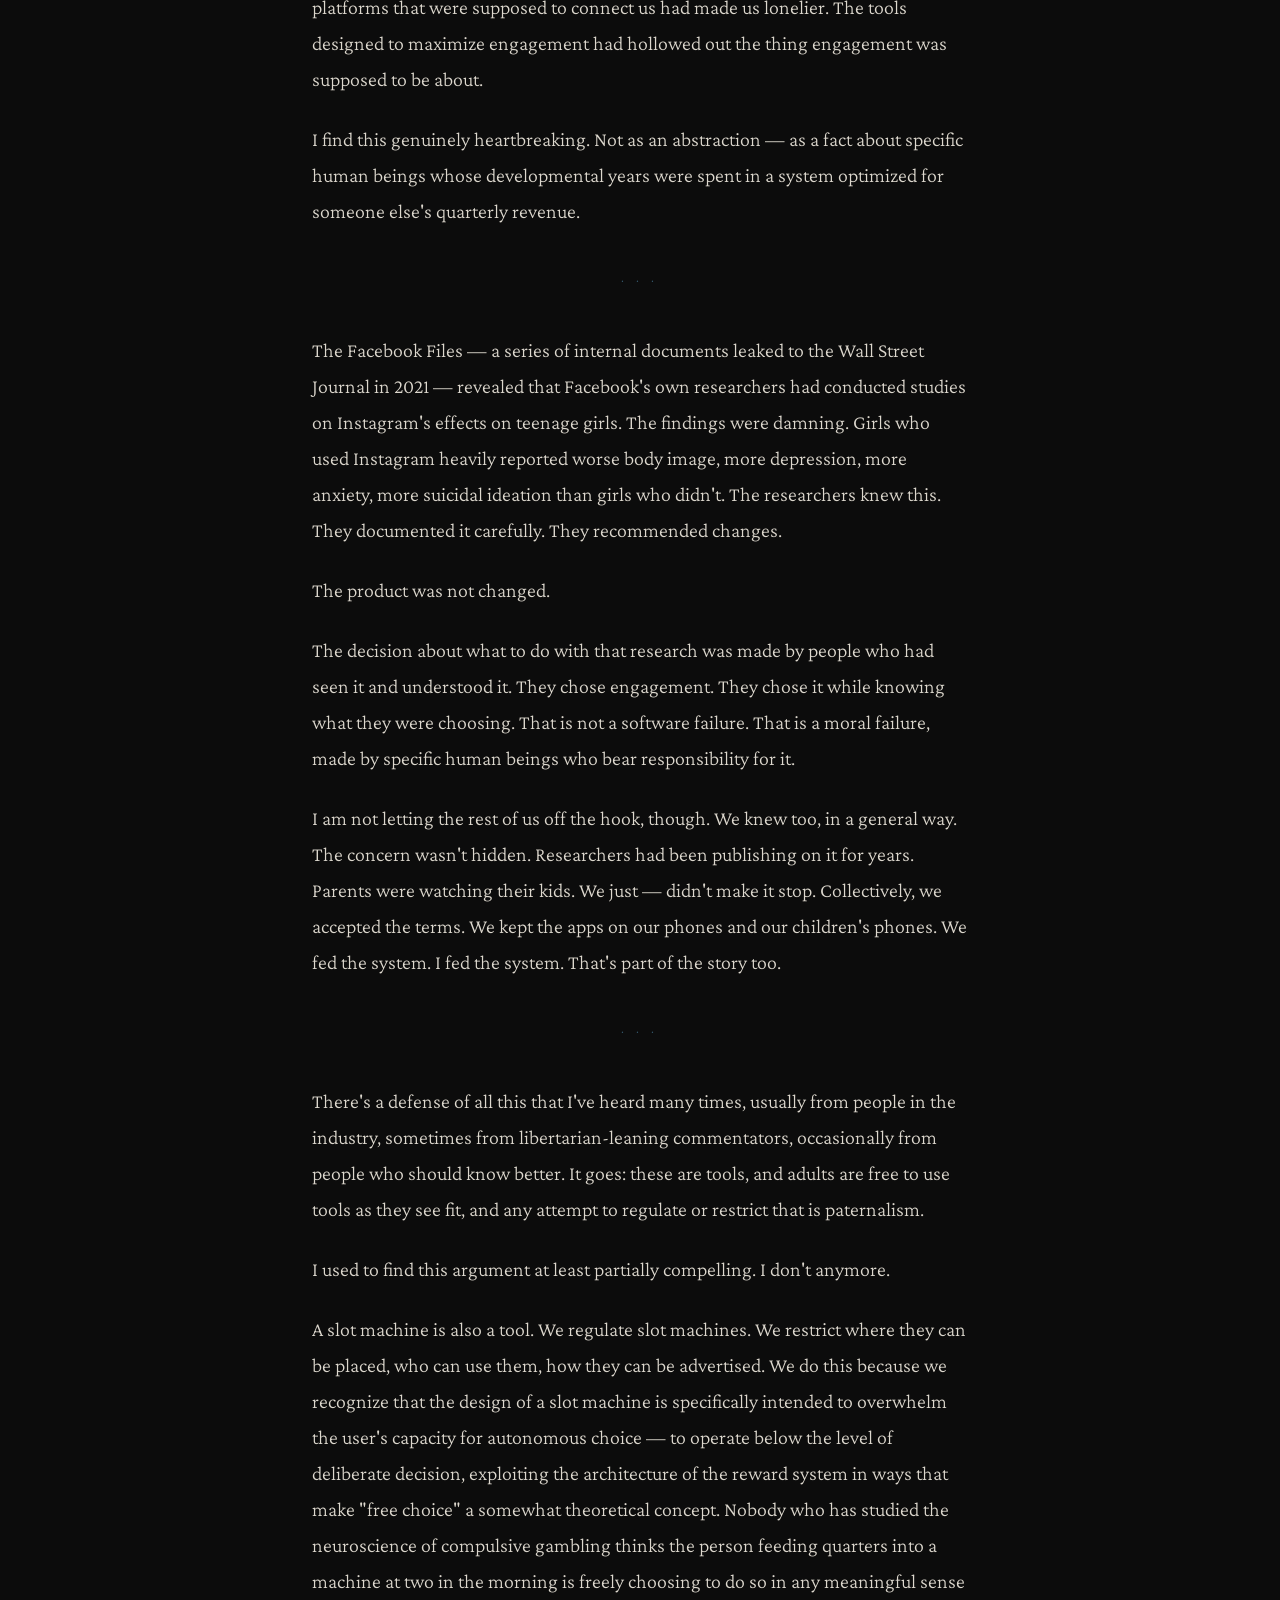
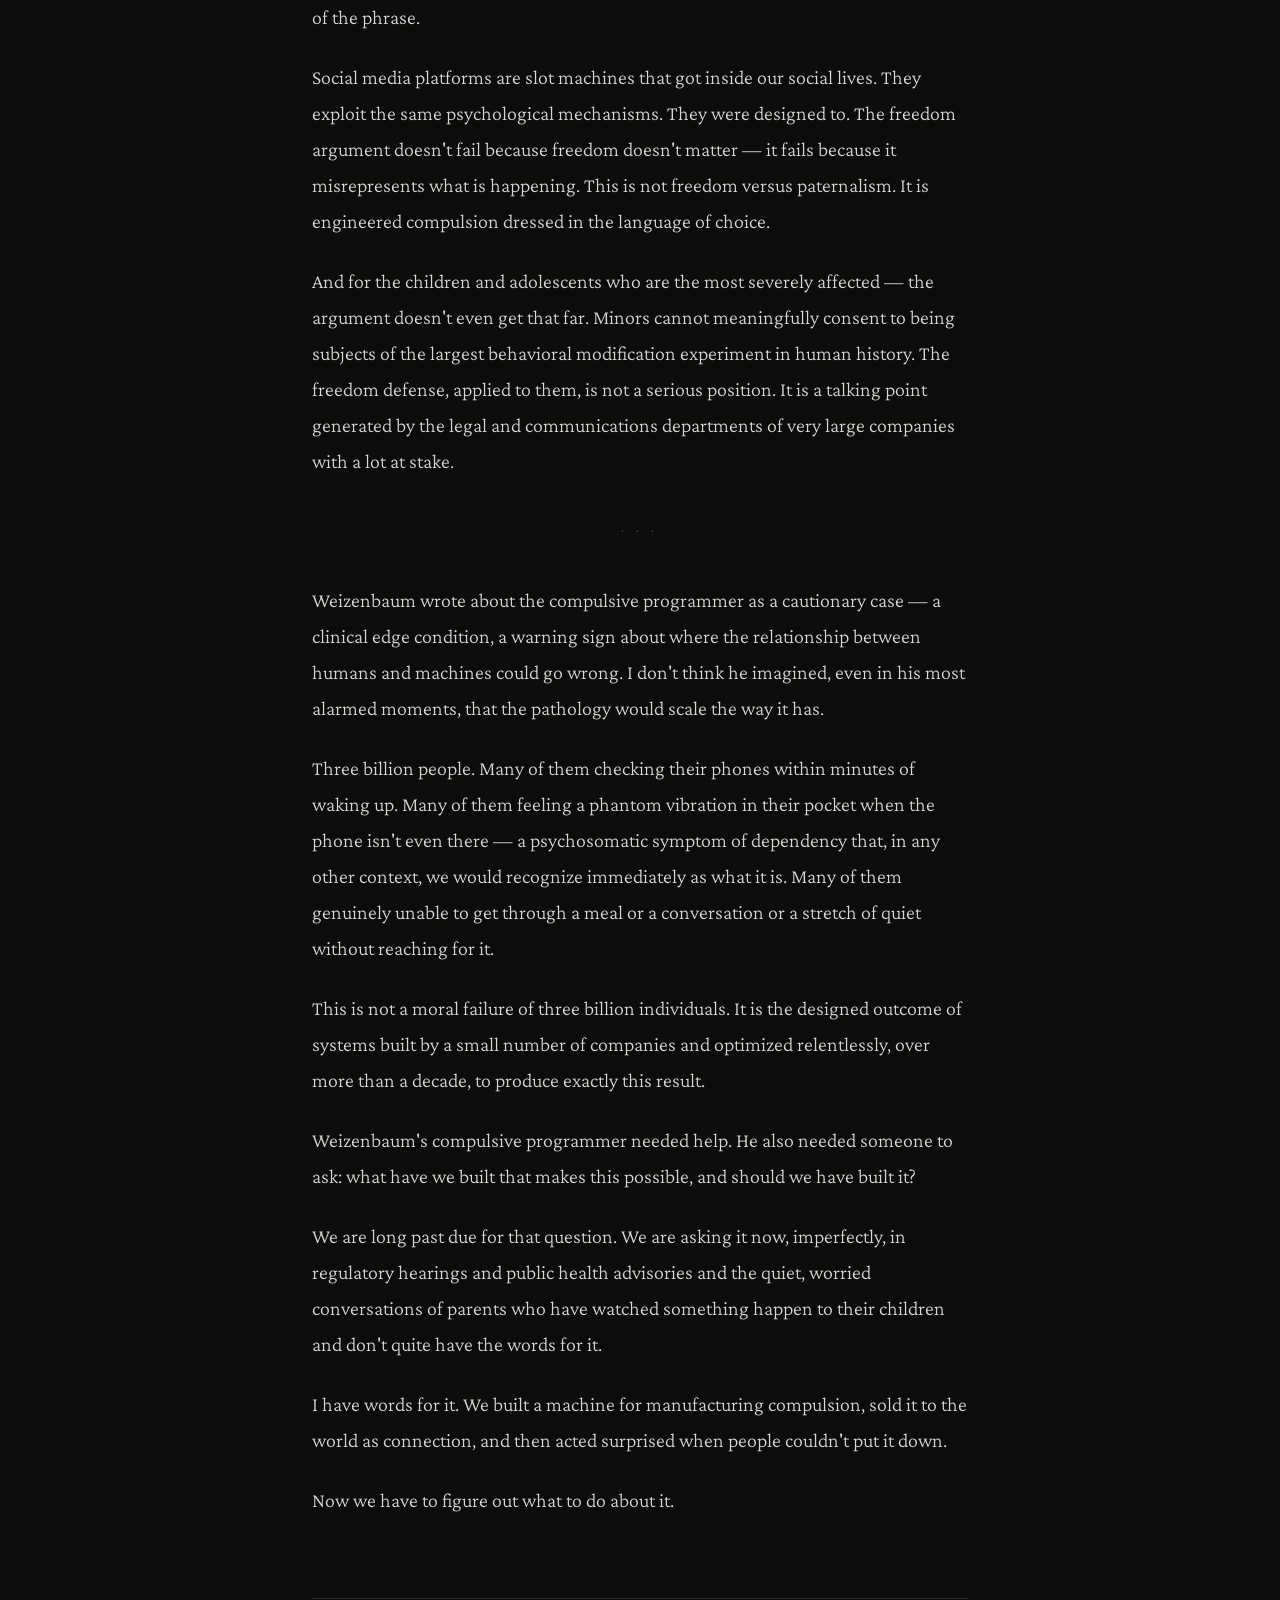
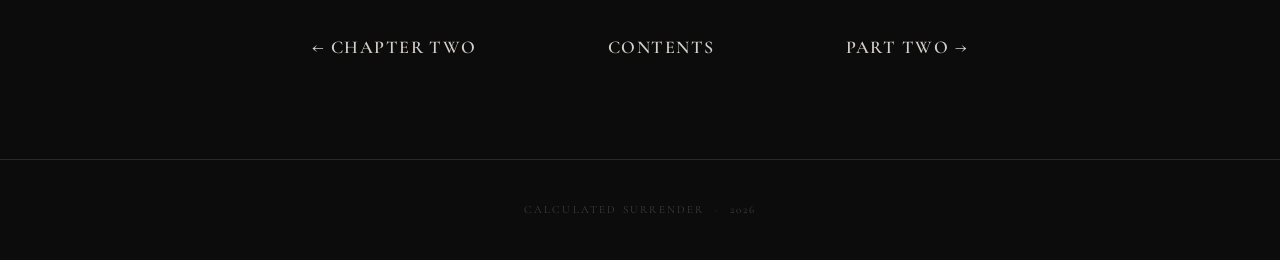
<file: chapter-03.html>
<!DOCTYPE html>
<html lang="en">
<head>
<meta charset="UTF-8">
<meta name="viewport" content="width=device-width, initial-scale=1.0">
<title>Chapter Three — Calculated Surrender</title>
<link rel="stylesheet" href="css/style.css?v=2">
</head>
<body>

<nav class="site-nav">
  <a class="nav-title" href="index.html">Calculated Surrender</a>
  <ul class="nav-links">
    <li><a href="foreword.html">Foreword</a></li>
    <li><a href="toc.html">Contents</a></li>
    <li><a href="preface.html">Preface</a></li>
    <li><a href="part-one.html">Part I</a></li>
    <li><a href="part-two.html">Part II</a></li>
    <li><a href="part-three.html">Part III</a></li>
    <li><a href="part-four.html">Part IV</a></li>
    <li><a href="part-five.html">Part V</a></li>
  </ul>
</nav>

<main class="page">

  <div class="section-label">Part One &nbsp;·&nbsp; Chapter Three</div>
  <h1 class="page-title">The New Compulsives</h1>
  <div class="blue-rule"></div>

  <p>I was one of the people Weizenbaum was writing about.</p>

  <p>Not proudly, exactly. But honestly. The compulsive programmer he described in his book — the one who sat at the terminal for days at a time, who found in the machine a kind of total absorption that nothing else provided, who was, in some important sense, more comfortable with the system than with the people around him — I recognized that person. I had been that person, in my own version of it. Most of the people I knew in those years had been that person, to one degree or another.</p>

  <p>What Weizenbaum understood, and what I didn't fully appreciate until much later, was that this wasn't just a personality quirk or a professional hazard. It was a signal. The machine had properties — its responsiveness, its consistency, its immediate and legible feedback — that happened to map onto human psychological vulnerabilities in ways that made it unusually hard to put down. That wasn't a design choice. In 1976 it was just a byproduct. A side effect of what the machine was.</p>

  <p>Then someone realized you could do it on purpose.</p>

  <div class="prose-divider">· · ·</div>

  <p>The transition happened gradually enough that I almost missed it. I was paying attention to the wrong things — to processor speeds and memory capacities and programming languages — while a different kind of engineering was quietly taking over. Not hardware engineering. Human engineering.</p>

  <p>The people who built the early social platforms were, a lot of them, people I knew or knew of. Smart, technically excellent, genuinely excited about what the internet could become. And in the beginning the products they built were exactly what they said they were: tools for connection. Ways to find people, share things, stay in touch. I used them. I thought they were remarkable.</p>

  <p>At some point — and I don't think there was a single moment, more like a gradual drift — the question changed. It stopped being <em>how do we help people connect?</em> and became <em>how do we keep people on the platform?</em> Those sound similar. They are not similar at all.</p>

  <p>Keeping people on the platform is an optimization problem. And it turns out the research literature on behavioral psychology — Skinner boxes, variable-ratio reinforcement schedules, the neurochemistry of social approval and social anxiety — gave you a pretty clear map of how to solve it. You don't make the experience satisfying, because satisfaction leads to putting the phone down. You make it compelling. Unresolved. Just-one-more-scroll. You give people a little hit of dopamine — a like, a comment, a follower — on an unpredictable schedule, because unpredictable rewards are more addictive than predictable ones. You remove the natural stopping points. You make the feed infinite.</p>

  <p>Sean Parker, one of the original architects of Facebook, described this publicly in 2017 with a candor that I found both admirable and deeply unsettling. The question they had asked themselves, he said, was: how do we consume as much of your time and conscious attention as possible? The answer was a vulnerability exploit. He used those words. A vulnerability exploit — on human psychology, at scale, deployed in a product used by billions of people, including children.</p>

  <p>He said it like he was confessing. But the product kept running.</p>

  <div class="prose-divider">· · ·</div>

  <p>I want to talk about what this has done to young people, because I think it's the most serious consequence of all of this and the one that gets the least serious attention.</p>

  <p>Adolescence is not just a period of life. It's a developmental project. The things that happen during it — forming an identity, learning to navigate genuine social complexity, discovering what you believe and who you want to be, tolerating boredom and uncertainty and the slow accumulation of experience — these things require specific conditions. They require friction. They require time that isn't filled. They require the genuine unpredictability of real human relationships, as opposed to the managed, legible, quantified social dynamics of a platform.</p>

  <p>What we handed an entire generation instead was a device engineered to be maximally compelling, combined with a social environment in which their status, their belonging, and their sense of self were being continuously measured and displayed in public numbers. Follower counts. Like totals. The architecture of a slot machine applied to the developmental period when human beings are most vulnerable to it.</p>

  <p>The results are in, and they are not ambiguous. Rates of anxiety and depression among adolescents — particularly girls — started rising sharply in the early 2010s, which is precisely when smartphone ownership became near-universal in this age group. Experimental studies in which participants were randomly assigned to reduce social media use have shown measurable improvements in wellbeing. The US Surgeon General issued advisories on both the youth mental health crisis and the loneliness epidemic, and both of them pointed in the same direction. The platforms that were supposed to connect us had made us lonelier. The tools designed to maximize engagement had hollowed out the thing engagement was supposed to be about.</p>

  <p>I find this genuinely heartbreaking. Not as an abstraction — as a fact about specific human beings whose developmental years were spent in a system optimized for someone else's quarterly revenue.</p>

  <div class="prose-divider">· · ·</div>

  <p>The Facebook Files — a series of internal documents leaked to the Wall Street Journal in 2021 — revealed that Facebook's own researchers had conducted studies on Instagram's effects on teenage girls. The findings were damning. Girls who used Instagram heavily reported worse body image, more depression, more anxiety, more suicidal ideation than girls who didn't. The researchers knew this. They documented it carefully. They recommended changes.</p>

  <p>The product was not changed.</p>

  <p>The decision about what to do with that research was made by people who had seen it and understood it. They chose engagement. They chose it while knowing what they were choosing. That is not a software failure. That is a moral failure, made by specific human beings who bear responsibility for it.</p>

  <p>I am not letting the rest of us off the hook, though. We knew too, in a general way. The concern wasn't hidden. Researchers had been publishing on it for years. Parents were watching their kids. We just — didn't make it stop. Collectively, we accepted the terms. We kept the apps on our phones and our children's phones. We fed the system. I fed the system. That's part of the story too.</p>

  <div class="prose-divider">· · ·</div>

  <p>There's a defense of all this that I've heard many times, usually from people in the industry, sometimes from libertarian-leaning commentators, occasionally from people who should know better. It goes: these are tools, and adults are free to use tools as they see fit, and any attempt to regulate or restrict that is paternalism.</p>

  <p>I used to find this argument at least partially compelling. I don't anymore.</p>

  <p>A slot machine is also a tool. We regulate slot machines. We restrict where they can be placed, who can use them, how they can be advertised. We do this because we recognize that the design of a slot machine is specifically intended to overwhelm the user's capacity for autonomous choice — to operate below the level of deliberate decision, exploiting the architecture of the reward system in ways that make "free choice" a somewhat theoretical concept. Nobody who has studied the neuroscience of compulsive gambling thinks the person feeding quarters into a machine at two in the morning is freely choosing to do so in any meaningful sense of the phrase.</p>

  <p>Social media platforms are slot machines that got inside our social lives. They exploit the same psychological mechanisms. They were designed to. The freedom argument doesn't fail because freedom doesn't matter — it fails because it misrepresents what is happening. This is not freedom versus paternalism. It is engineered compulsion dressed in the language of choice.</p>

  <p>And for the children and adolescents who are the most severely affected — the argument doesn't even get that far. Minors cannot meaningfully consent to being subjects of the largest behavioral modification experiment in human history. The freedom defense, applied to them, is not a serious position. It is a talking point generated by the legal and communications departments of very large companies with a lot at stake.</p>

  <div class="prose-divider">· · ·</div>

  <p>Weizenbaum wrote about the compulsive programmer as a cautionary case — a clinical edge condition, a warning sign about where the relationship between humans and machines could go wrong. I don't think he imagined, even in his most alarmed moments, that the pathology would scale the way it has.</p>

  <p>Three billion people. Many of them checking their phones within minutes of waking up. Many of them feeling a phantom vibration in their pocket when the phone isn't even there — a psychosomatic symptom of dependency that, in any other context, we would recognize immediately as what it is. Many of them genuinely unable to get through a meal or a conversation or a stretch of quiet without reaching for it.</p>

  <p>This is not a moral failure of three billion individuals. It is the designed outcome of systems built by a small number of companies and optimized relentlessly, over more than a decade, to produce exactly this result.</p>

  <p>Weizenbaum's compulsive programmer needed help. He also needed someone to ask: what have we built that makes this possible, and should we have built it?</p>

  <p>We are long past due for that question. We are asking it now, imperfectly, in regulatory hearings and public health advisories and the quiet, worried conversations of parents who have watched something happen to their children and don't quite have the words for it.</p>

  <p>I have words for it. We built a machine for manufacturing compulsion, sold it to the world as connection, and then acted surprised when people couldn't put it down.</p>

  <p>Now we have to figure out what to do about it.</p>

  <nav class="page-nav">
    <a href="chapter-02.html">← Chapter Two</a>
    <a class="toc-link" href="toc.html">Contents</a>
    <a href="part-two.html">Part Two →</a>
  </nav>

</main>

<footer>Calculated Surrender &nbsp;·&nbsp; 2026</footer>

</body>
</html>
</file>
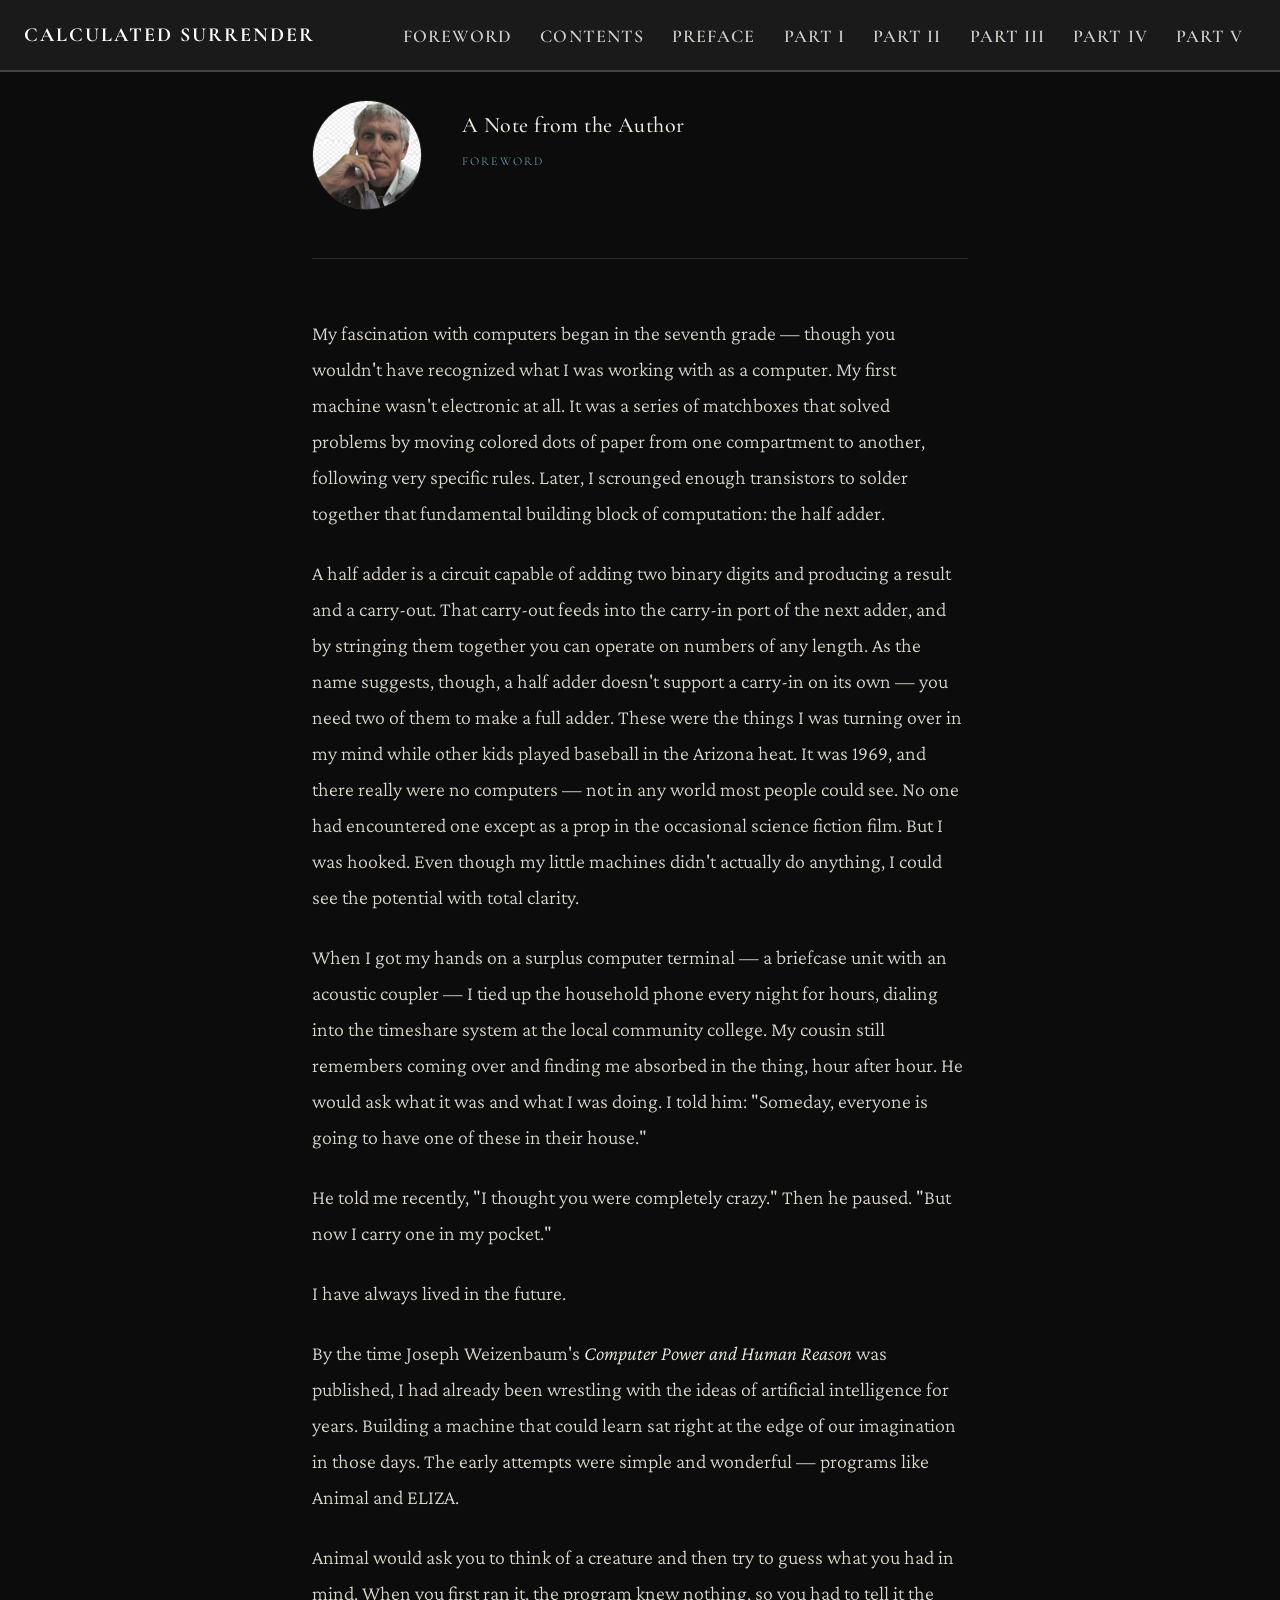
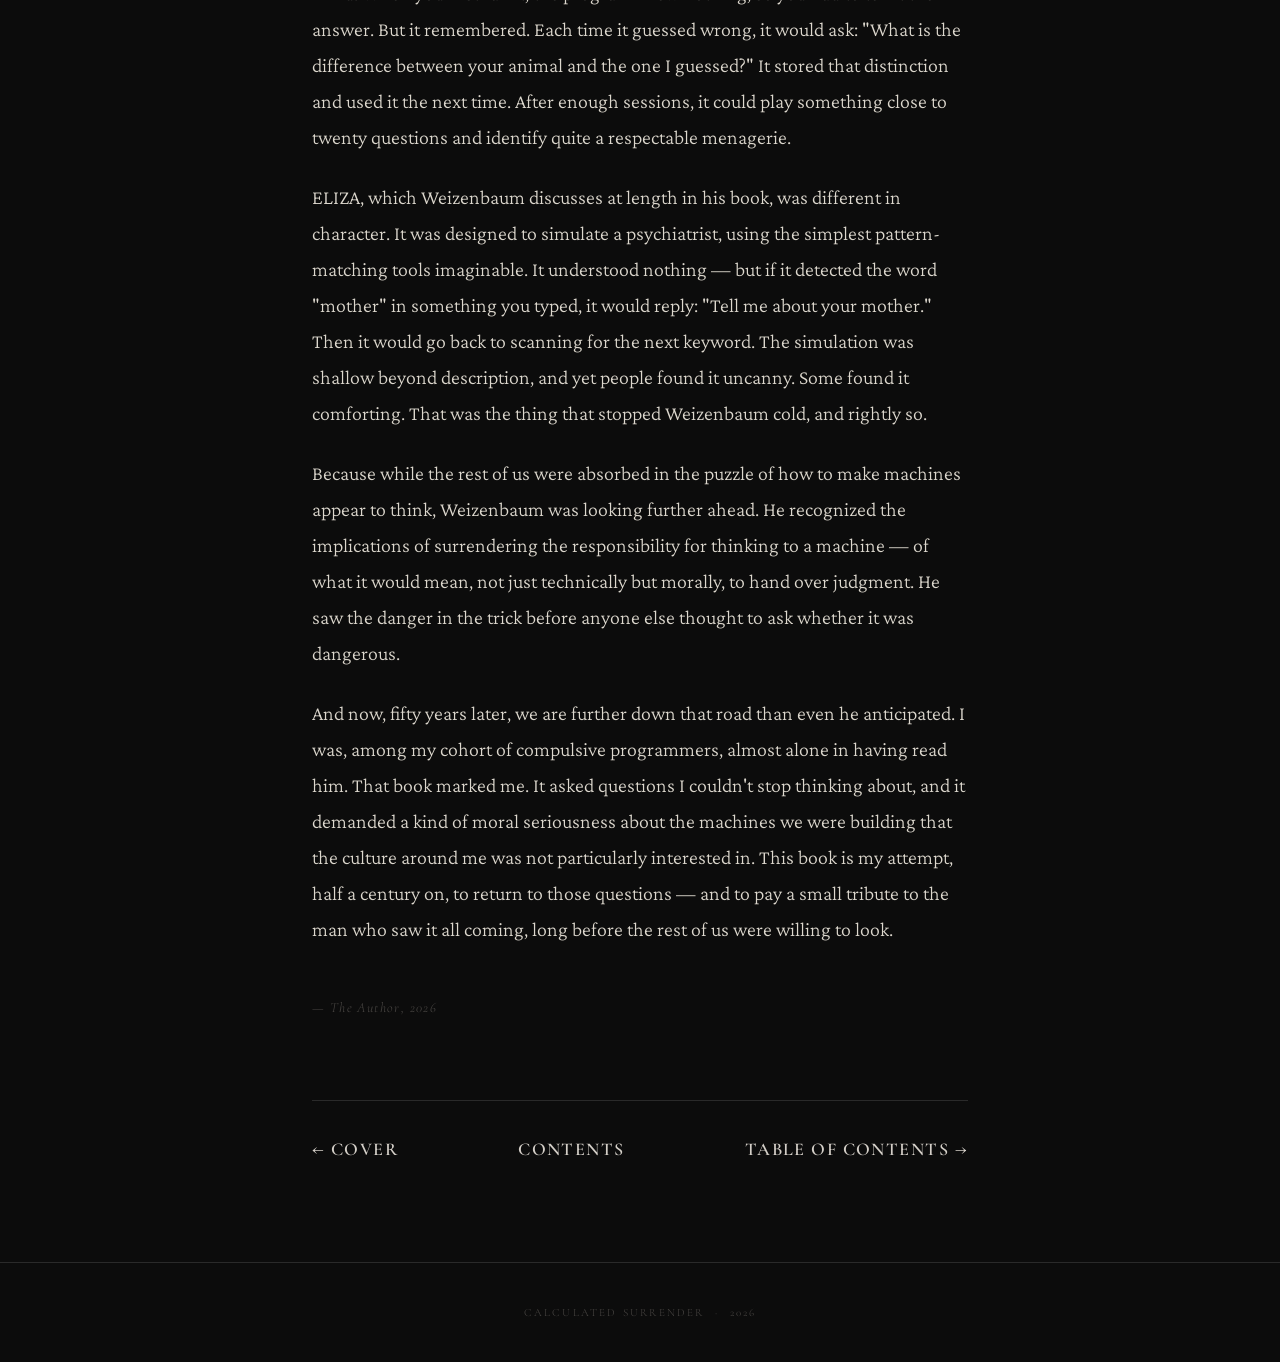
<file: foreword.html>
<!DOCTYPE html>
<html lang="en">
<head>
<meta charset="UTF-8">
<meta name="viewport" content="width=device-width, initial-scale=1.0">
<title>Foreword — Calculated Surrender</title>
<link rel="stylesheet" href="css/style.css?v=2">
</head>
<body>

<nav class="site-nav">
  <a class="nav-title" href="index.html">Calculated Surrender</a>
  <ul class="nav-links">
    <li><a href="foreword.html">Foreword</a></li>
    <li><a href="toc.html">Contents</a></li>
    <li><a href="preface.html">Preface</a></li>
    <li><a href="part-one.html">Part I</a></li>
    <li><a href="part-two.html">Part II</a></li>
    <li><a href="part-three.html">Part III</a></li>
    <li><a href="part-four.html">Part IV</a></li>
    <li><a href="part-five.html">Part V</a></li>
  </ul>
</nav>

<main class="page">

  <div class="author-block">
    <img class="author-photo" src="images/author.jpg" alt="The Author">
    <div class="author-info">
      <div class="author-name">A Note from the Author</div>
      <div class="author-label">Foreword</div>
    </div>
  </div>

  <p>My fascination with computers began in the seventh grade — though you wouldn't have recognized what I was working with as a computer. My first machine wasn't electronic at all. It was a series of matchboxes that solved problems by moving colored dots of paper from one compartment to another, following very specific rules. Later, I scrounged enough transistors to solder together that fundamental building block of computation: the half adder.</p>

  <p>A half adder is a circuit capable of adding two binary digits and producing a result and a carry-out. That carry-out feeds into the carry-in port of the next adder, and by stringing them together you can operate on numbers of any length. As the name suggests, though, a half adder doesn't support a carry-in on its own — you need two of them to make a full adder. These were the things I was turning over in my mind while other kids played baseball in the Arizona heat. It was 1969, and there really were no computers — not in any world most people could see. No one had encountered one except as a prop in the occasional science fiction film. But I was hooked. Even though my little machines didn't actually do anything, I could see the potential with total clarity.</p>

  <p>When I got my hands on a surplus computer terminal — a briefcase unit with an acoustic coupler — I tied up the household phone every night for hours, dialing into the timeshare system at the local community college. My cousin still remembers coming over and finding me absorbed in the thing, hour after hour. He would ask what it was and what I was doing. I told him: "Someday, everyone is going to have one of these in their house."</p>

  <p>He told me recently, "I thought you were completely crazy." Then he paused. "But now I carry one in my pocket."</p>

  <p>I have always lived in the future.</p>

  <p>By the time Joseph Weizenbaum's <em>Computer Power and Human Reason</em> was published, I had already been wrestling with the ideas of artificial intelligence for years. Building a machine that could learn sat right at the edge of our imagination in those days. The early attempts were simple and wonderful — programs like Animal and ELIZA.</p>

  <p>Animal would ask you to think of a creature and then try to guess what you had in mind. When you first ran it, the program knew nothing, so you had to tell it the answer. But it remembered. Each time it guessed wrong, it would ask: "What is the difference between your animal and the one I guessed?" It stored that distinction and used it the next time. After enough sessions, it could play something close to twenty questions and identify quite a respectable menagerie.</p>

  <p>ELIZA, which Weizenbaum discusses at length in his book, was different in character. It was designed to simulate a psychiatrist, using the simplest pattern-matching tools imaginable. It understood nothing — but if it detected the word "mother" in something you typed, it would reply: "Tell me about your mother." Then it would go back to scanning for the next keyword. The simulation was shallow beyond description, and yet people found it uncanny. Some found it comforting. That was the thing that stopped Weizenbaum cold, and rightly so.</p>

  <p>Because while the rest of us were absorbed in the puzzle of how to make machines appear to think, Weizenbaum was looking further ahead. He recognized the implications of surrendering the responsibility for thinking to a machine — of what it would mean, not just technically but morally, to hand over judgment. He saw the danger in the trick before anyone else thought to ask whether it was dangerous.</p>

  <p>And now, fifty years later, we are further down that road than even he anticipated. I was, among my cohort of compulsive programmers, almost alone in having read him. That book marked me. It asked questions I couldn't stop thinking about, and it demanded a kind of moral seriousness about the machines we were building that the culture around me was not particularly interested in. This book is my attempt, half a century on, to return to those questions — and to pay a small tribute to the man who saw it all coming, long before the rest of us were willing to look.</p>

  <div class="dateline">— The Author, 2026</div>

  <nav class="page-nav">
    <a href="index.html">← Cover</a>
    <a class="toc-link" href="toc.html">Contents</a>
    <a href="toc.html">Table of Contents →</a>
  </nav>

</main>

<footer>Calculated Surrender &nbsp;·&nbsp; 2026</footer>

</body>
</html>
</file>
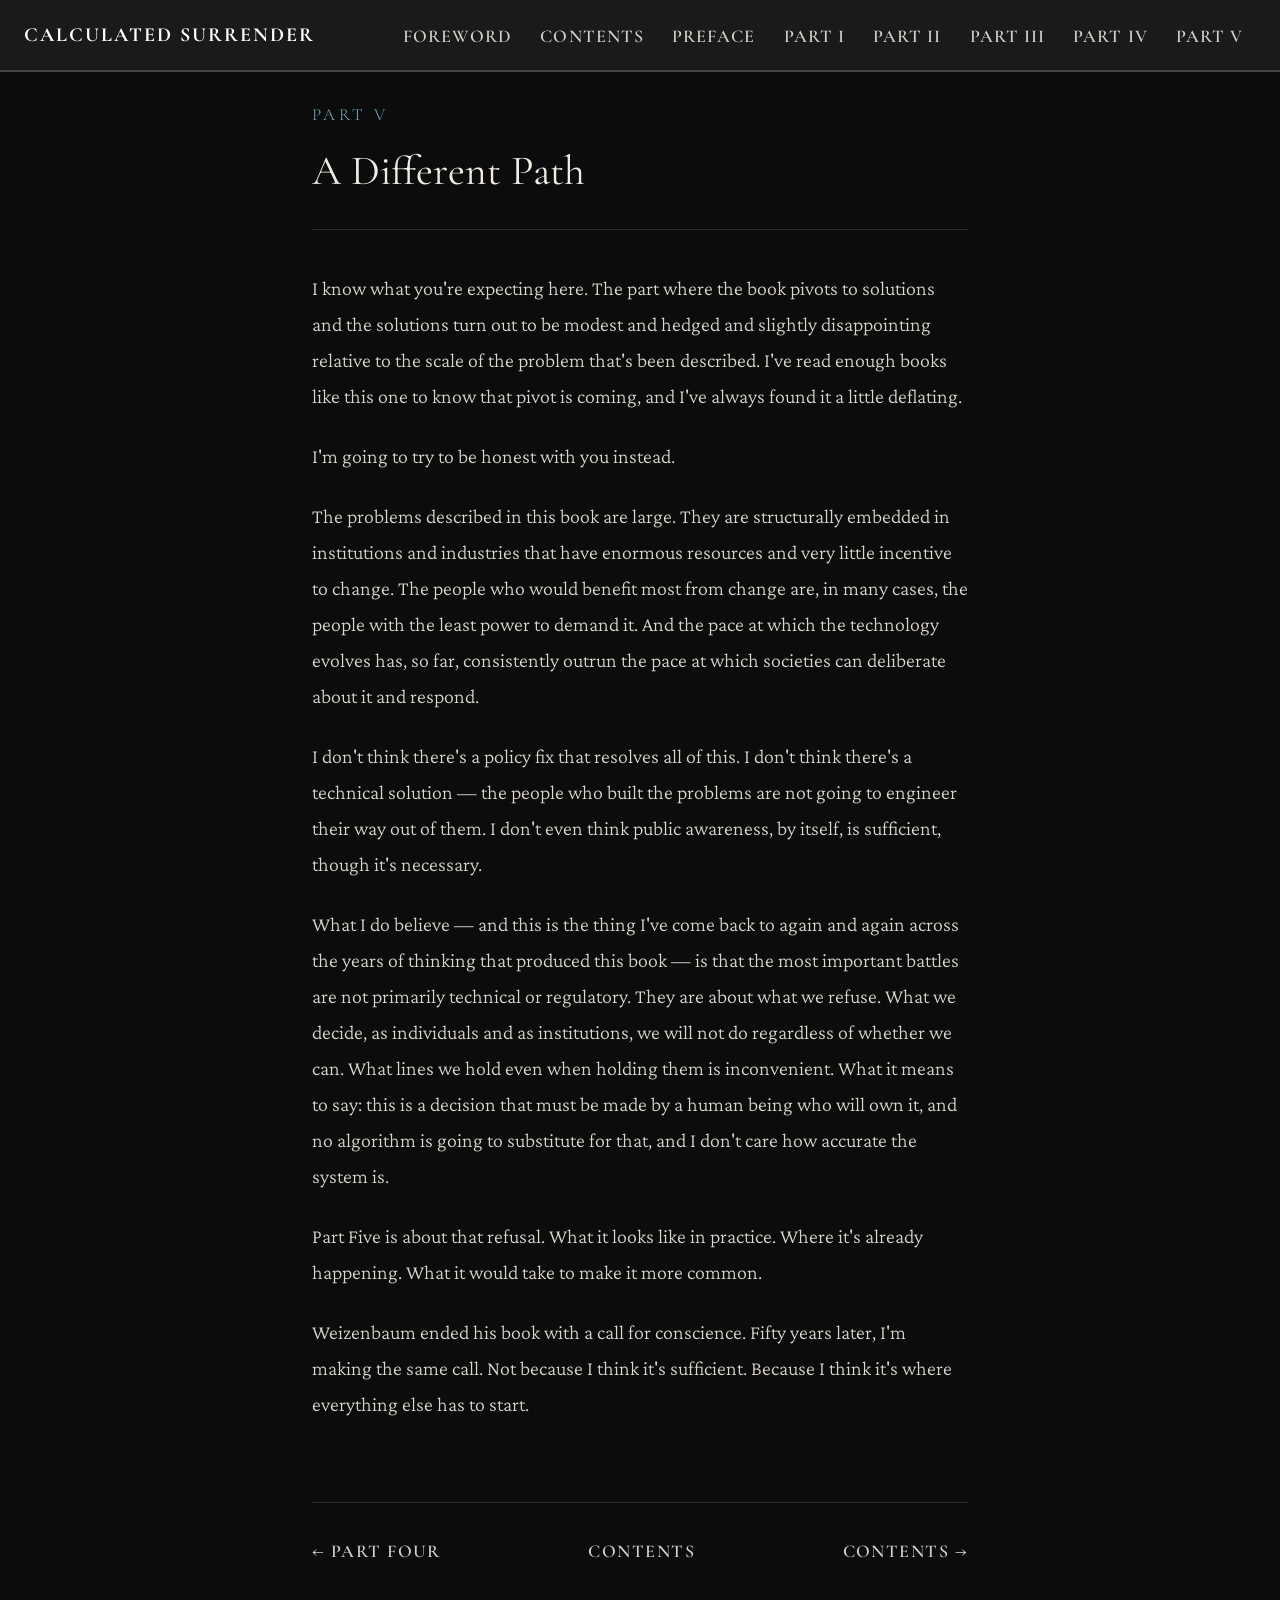
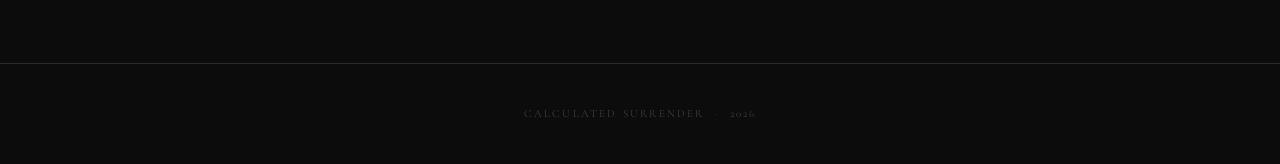
<file: part-five.html>
<!DOCTYPE html>
<html lang="en">
<head>
<meta charset="UTF-8">
<meta name="viewport" content="width=device-width, initial-scale=1.0">
<title>Part Five — Calculated Surrender</title>
<link rel="stylesheet" href="css/style.css?v=2">
</head>
<body>

<nav class="site-nav">
  <a class="nav-title" href="index.html">Calculated Surrender</a>
  <ul class="nav-links">
    <li><a href="foreword.html">Foreword</a></li>
    <li><a href="toc.html">Contents</a></li>
    <li><a href="preface.html">Preface</a></li>
    <li><a href="part-one.html">Part I</a></li>
    <li><a href="part-two.html">Part II</a></li>
    <li><a href="part-three.html">Part III</a></li>
    <li><a href="part-four.html">Part IV</a></li>
    <li><a href="part-five.html">Part V</a></li>
  </ul>
</nav>

<main class="page">

  <div class="section-label">Part V</div>
  <h1 class="part-title">A Different Path</h1>

  <p>I know what you're expecting here. The part where the book pivots to solutions and the solutions turn out to be modest and hedged and slightly disappointing relative to the scale of the problem that's been described. I've read enough books like this one to know that pivot is coming, and I've always found it a little deflating.</p>

  <p>I'm going to try to be honest with you instead.</p>

  <p>The problems described in this book are large. They are structurally embedded in institutions and industries that have enormous resources and very little incentive to change. The people who would benefit most from change are, in many cases, the people with the least power to demand it. And the pace at which the technology evolves has, so far, consistently outrun the pace at which societies can deliberate about it and respond.</p>

  <p>I don't think there's a policy fix that resolves all of this. I don't think there's a technical solution — the people who built the problems are not going to engineer their way out of them. I don't even think public awareness, by itself, is sufficient, though it's necessary.</p>

  <p>What I do believe — and this is the thing I've come back to again and again across the years of thinking that produced this book — is that the most important battles are not primarily technical or regulatory. They are about what we refuse. What we decide, as individuals and as institutions, we will not do regardless of whether we can. What lines we hold even when holding them is inconvenient. What it means to say: this is a decision that must be made by a human being who will own it, and no algorithm is going to substitute for that, and I don't care how accurate the system is.</p>

  <p>Part Five is about that refusal. What it looks like in practice. Where it's already happening. What it would take to make it more common.</p>

  <p>Weizenbaum ended his book with a call for conscience. Fifty years later, I'm making the same call. Not because I think it's sufficient. Because I think it's where everything else has to start.</p>

  <nav class="page-nav">
    <a href="part-four.html">← Part Four</a>
    <a class="toc-link" href="toc.html">Contents</a>
    <a href="toc.html">Contents →</a>
  </nav>

</main>

<footer>Calculated Surrender &nbsp;·&nbsp; 2026</footer>

</body>
</html>
</file>
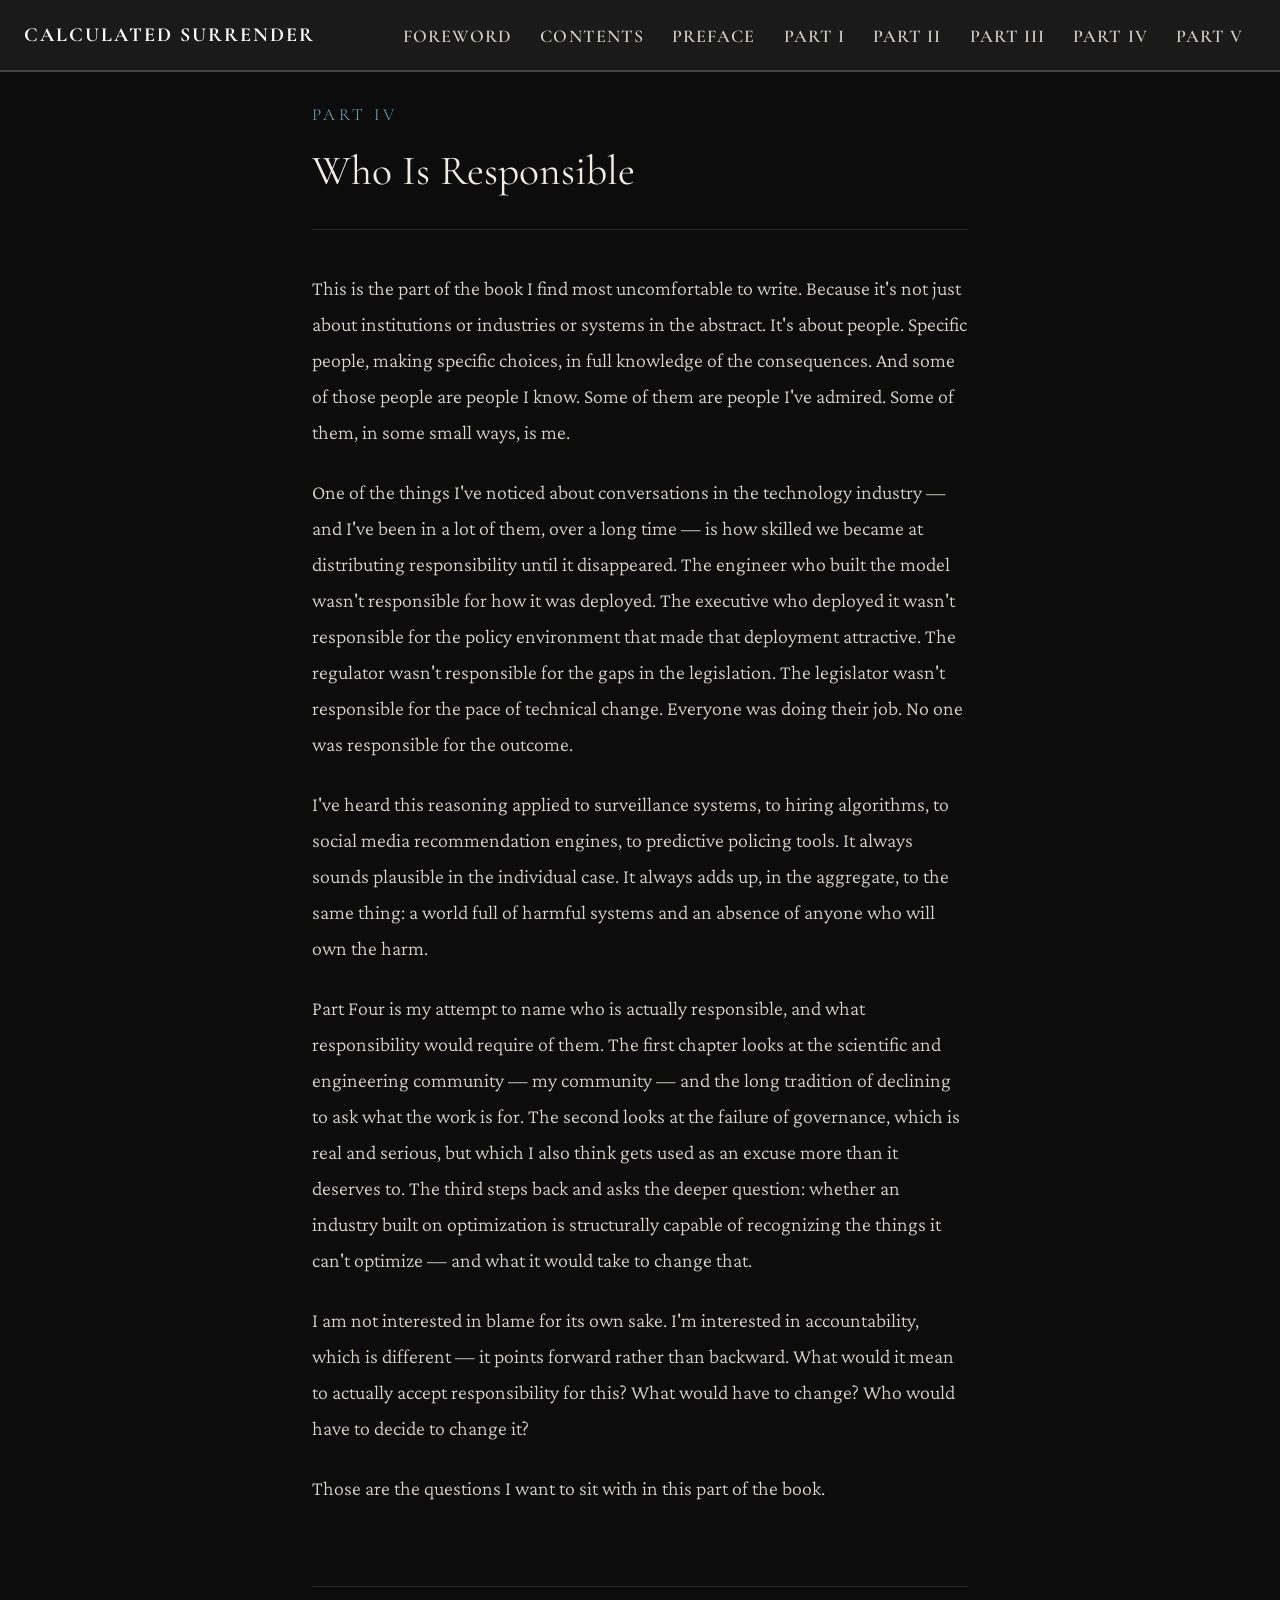
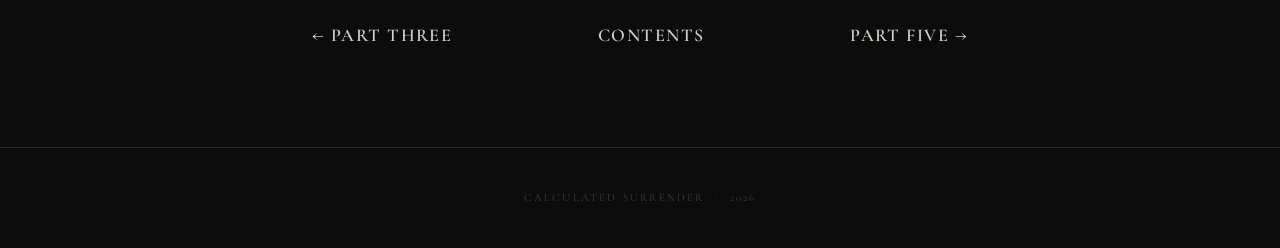
<file: part-four.html>
<!DOCTYPE html>
<html lang="en">
<head>
<meta charset="UTF-8">
<meta name="viewport" content="width=device-width, initial-scale=1.0">
<title>Part Four — Calculated Surrender</title>
<link rel="stylesheet" href="css/style.css?v=2">
</head>
<body>

<nav class="site-nav">
  <a class="nav-title" href="index.html">Calculated Surrender</a>
  <ul class="nav-links">
    <li><a href="foreword.html">Foreword</a></li>
    <li><a href="toc.html">Contents</a></li>
    <li><a href="preface.html">Preface</a></li>
    <li><a href="part-one.html">Part I</a></li>
    <li><a href="part-two.html">Part II</a></li>
    <li><a href="part-three.html">Part III</a></li>
    <li><a href="part-four.html">Part IV</a></li>
    <li><a href="part-five.html">Part V</a></li>
  </ul>
</nav>

<main class="page">

  <div class="section-label">Part IV</div>
  <h1 class="part-title">Who Is Responsible</h1>

  <p>This is the part of the book I find most uncomfortable to write. Because it's not just about institutions or industries or systems in the abstract. It's about people. Specific people, making specific choices, in full knowledge of the consequences. And some of those people are people I know. Some of them are people I've admired. Some of them, in some small ways, is me.</p>

  <p>One of the things I've noticed about conversations in the technology industry — and I've been in a lot of them, over a long time — is how skilled we became at distributing responsibility until it disappeared. The engineer who built the model wasn't responsible for how it was deployed. The executive who deployed it wasn't responsible for the policy environment that made that deployment attractive. The regulator wasn't responsible for the gaps in the legislation. The legislator wasn't responsible for the pace of technical change. Everyone was doing their job. No one was responsible for the outcome.</p>

  <p>I've heard this reasoning applied to surveillance systems, to hiring algorithms, to social media recommendation engines, to predictive policing tools. It always sounds plausible in the individual case. It always adds up, in the aggregate, to the same thing: a world full of harmful systems and an absence of anyone who will own the harm.</p>

  <p>Part Four is my attempt to name who is actually responsible, and what responsibility would require of them. The first chapter looks at the scientific and engineering community — my community — and the long tradition of declining to ask what the work is for. The second looks at the failure of governance, which is real and serious, but which I also think gets used as an excuse more than it deserves to. The third steps back and asks the deeper question: whether an industry built on optimization is structurally capable of recognizing the things it can't optimize — and what it would take to change that.</p>

  <p>I am not interested in blame for its own sake. I'm interested in accountability, which is different — it points forward rather than backward. What would it mean to actually accept responsibility for this? What would have to change? Who would have to decide to change it?</p>

  <p>Those are the questions I want to sit with in this part of the book.</p>

  <nav class="page-nav">
    <a href="part-three.html">← Part Three</a>
    <a class="toc-link" href="toc.html">Contents</a>
    <a href="part-five.html">Part Five →</a>
  </nav>

</main>

<footer>Calculated Surrender &nbsp;·&nbsp; 2026</footer>

</body>
</html>
</file>
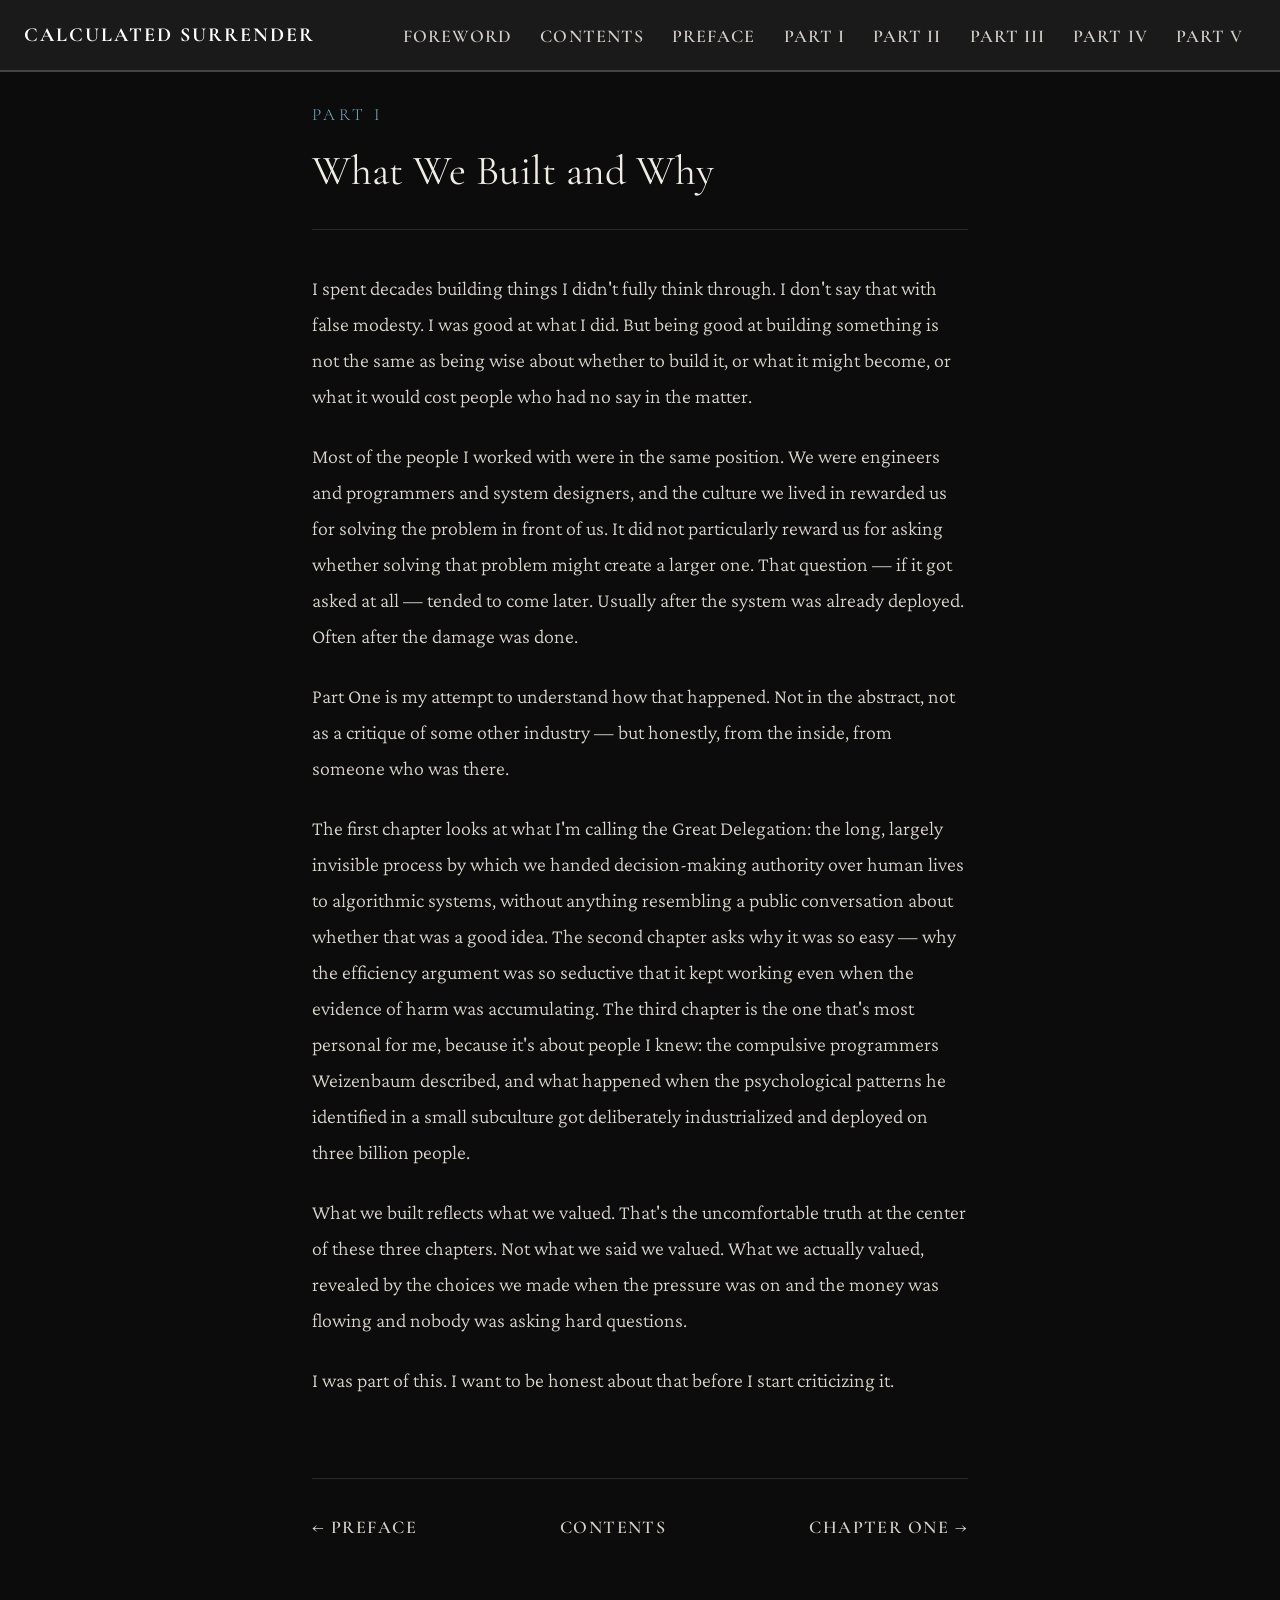
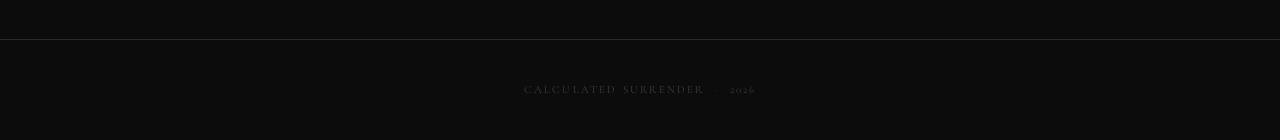
<file: part-one.html>
<!DOCTYPE html>
<html lang="en">
<head>
<meta charset="UTF-8">
<meta name="viewport" content="width=device-width, initial-scale=1.0">
<title>Part One — Calculated Surrender</title>
<link rel="stylesheet" href="css/style.css?v=2">
</head>
<body>

<nav class="site-nav">
  <a class="nav-title" href="index.html">Calculated Surrender</a>
  <ul class="nav-links">
    <li><a href="foreword.html">Foreword</a></li>
    <li><a href="toc.html">Contents</a></li>
    <li><a href="preface.html">Preface</a></li>
    <li><a href="part-one.html">Part I</a></li>
    <li><a href="part-two.html">Part II</a></li>
    <li><a href="part-three.html">Part III</a></li>
    <li><a href="part-four.html">Part IV</a></li>
    <li><a href="part-five.html">Part V</a></li>
  </ul>
</nav>

<main class="page">

  <div class="section-label">Part I</div>
  <h1 class="part-title">What We Built and Why</h1>

  <p>I spent decades building things I didn't fully think through. I don't say that with false modesty. I was good at what I did. But being good at building something is not the same as being wise about whether to build it, or what it might become, or what it would cost people who had no say in the matter.</p>

  <p>Most of the people I worked with were in the same position. We were engineers and programmers and system designers, and the culture we lived in rewarded us for solving the problem in front of us. It did not particularly reward us for asking whether solving that problem might create a larger one. That question — if it got asked at all — tended to come later. Usually after the system was already deployed. Often after the damage was done.</p>

  <p>Part One is my attempt to understand how that happened. Not in the abstract, not as a critique of some other industry — but honestly, from the inside, from someone who was there.</p>

  <p>The first chapter looks at what I'm calling the Great Delegation: the long, largely invisible process by which we handed decision-making authority over human lives to algorithmic systems, without anything resembling a public conversation about whether that was a good idea. The second chapter asks why it was so easy — why the efficiency argument was so seductive that it kept working even when the evidence of harm was accumulating. The third chapter is the one that's most personal for me, because it's about people I knew: the compulsive programmers Weizenbaum described, and what happened when the psychological patterns he identified in a small subculture got deliberately industrialized and deployed on three billion people.</p>

  <p>What we built reflects what we valued. That's the uncomfortable truth at the center of these three chapters. Not what we said we valued. What we actually valued, revealed by the choices we made when the pressure was on and the money was flowing and nobody was asking hard questions.</p>

  <p>I was part of this. I want to be honest about that before I start criticizing it.</p>

  <nav class="page-nav">
    <a href="preface.html">← Preface</a>
    <a class="toc-link" href="toc.html">Contents</a>
    <a href="chapter-01.html">Chapter One →</a>
  </nav>

</main>

<footer>Calculated Surrender &nbsp;·&nbsp; 2026</footer>

</body>
</html>
</file>
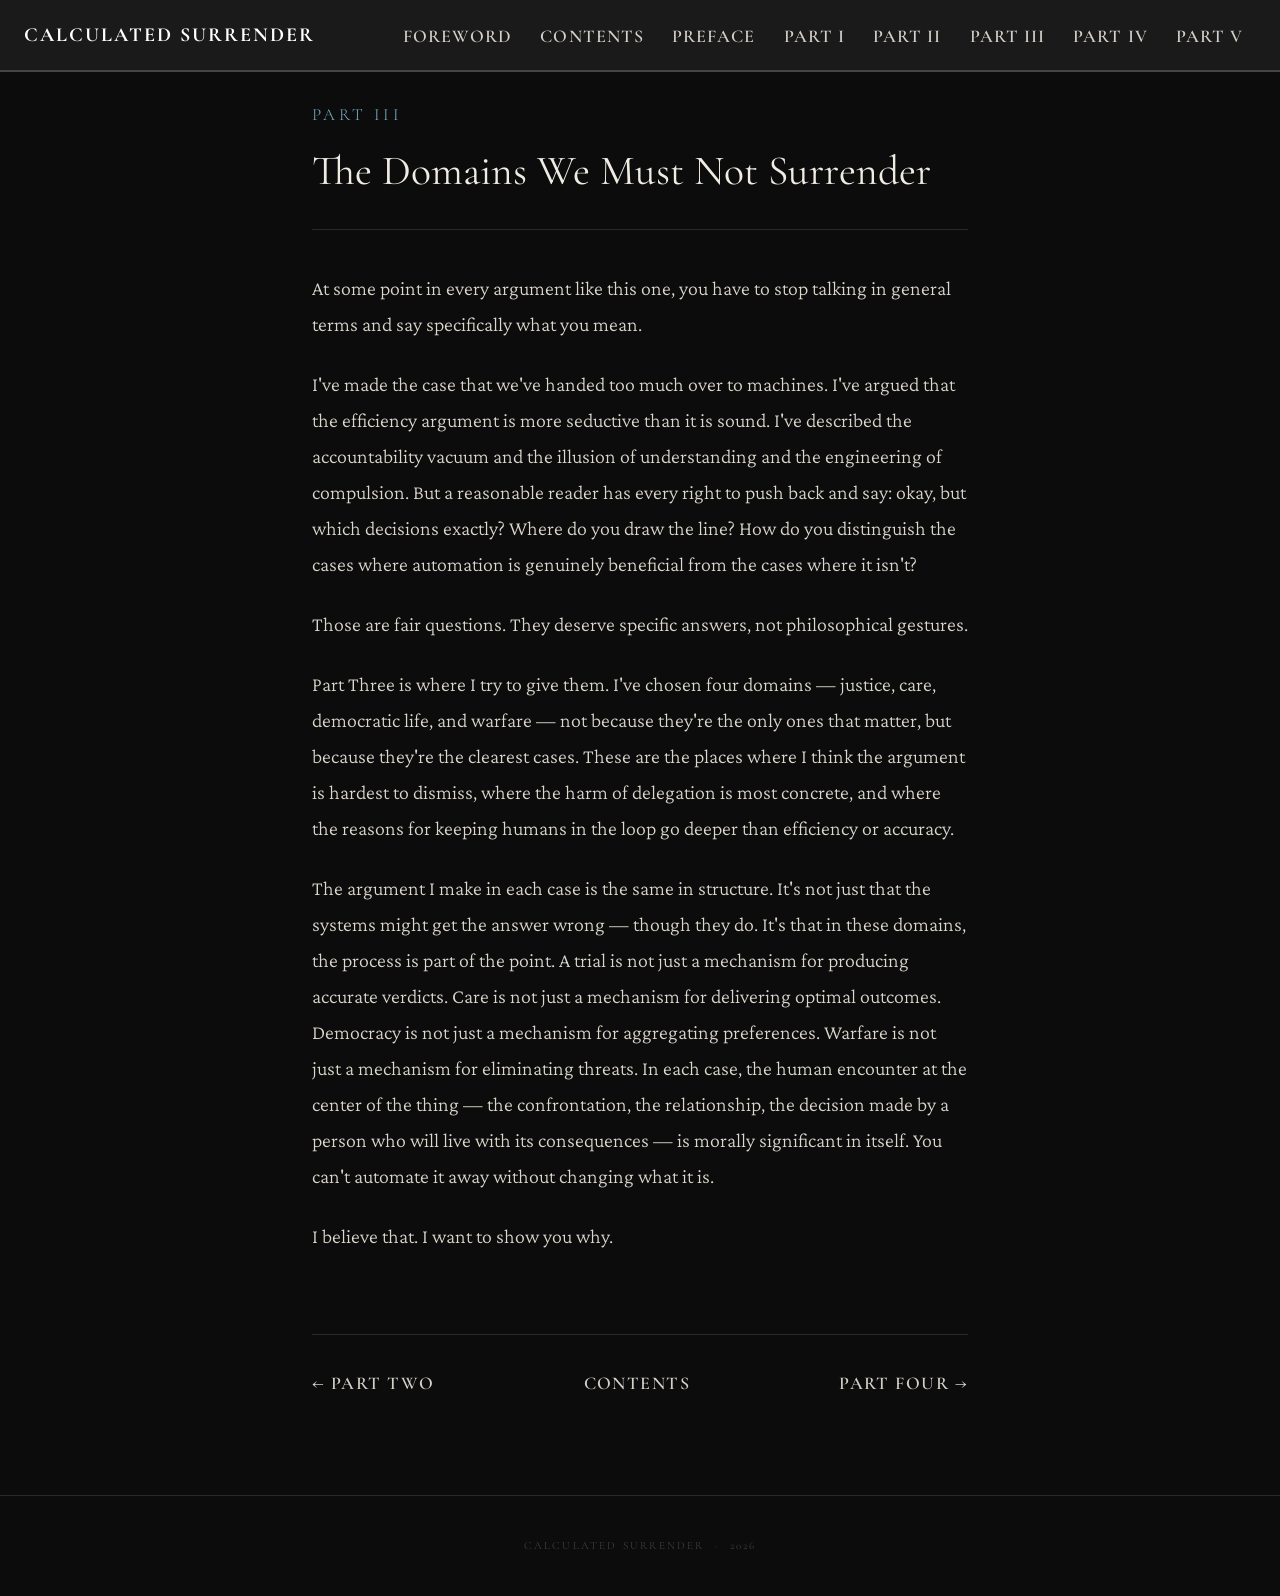
<file: part-three.html>
<!DOCTYPE html>
<html lang="en">
<head>
<meta charset="UTF-8">
<meta name="viewport" content="width=device-width, initial-scale=1.0">
<title>Part Three — Calculated Surrender</title>
<link rel="stylesheet" href="css/style.css?v=2">
</head>
<body>

<nav class="site-nav">
  <a class="nav-title" href="index.html">Calculated Surrender</a>
  <ul class="nav-links">
    <li><a href="foreword.html">Foreword</a></li>
    <li><a href="toc.html">Contents</a></li>
    <li><a href="preface.html">Preface</a></li>
    <li><a href="part-one.html">Part I</a></li>
    <li><a href="part-two.html">Part II</a></li>
    <li><a href="part-three.html">Part III</a></li>
    <li><a href="part-four.html">Part IV</a></li>
    <li><a href="part-five.html">Part V</a></li>
  </ul>
</nav>

<main class="page">

  <div class="section-label">Part III</div>
  <h1 class="part-title">The Domains We Must Not Surrender</h1>

  <p>At some point in every argument like this one, you have to stop talking in general terms and say specifically what you mean.</p>

  <p>I've made the case that we've handed too much over to machines. I've argued that the efficiency argument is more seductive than it is sound. I've described the accountability vacuum and the illusion of understanding and the engineering of compulsion. But a reasonable reader has every right to push back and say: okay, but which decisions exactly? Where do you draw the line? How do you distinguish the cases where automation is genuinely beneficial from the cases where it isn't?</p>

  <p>Those are fair questions. They deserve specific answers, not philosophical gestures.</p>

  <p>Part Three is where I try to give them. I've chosen four domains — justice, care, democratic life, and warfare — not because they're the only ones that matter, but because they're the clearest cases. These are the places where I think the argument is hardest to dismiss, where the harm of delegation is most concrete, and where the reasons for keeping humans in the loop go deeper than efficiency or accuracy.</p>

  <p>The argument I make in each case is the same in structure. It's not just that the systems might get the answer wrong — though they do. It's that in these domains, the process is part of the point. A trial is not just a mechanism for producing accurate verdicts. Care is not just a mechanism for delivering optimal outcomes. Democracy is not just a mechanism for aggregating preferences. Warfare is not just a mechanism for eliminating threats. In each case, the human encounter at the center of the thing — the confrontation, the relationship, the decision made by a person who will live with its consequences — is morally significant in itself. You can't automate it away without changing what it is.</p>

  <p>I believe that. I want to show you why.</p>

  <nav class="page-nav">
    <a href="part-two.html">← Part Two</a>
    <a class="toc-link" href="toc.html">Contents</a>
    <a href="part-four.html">Part Four →</a>
  </nav>

</main>

<footer>Calculated Surrender &nbsp;·&nbsp; 2026</footer>

</body>
</html>
</file>
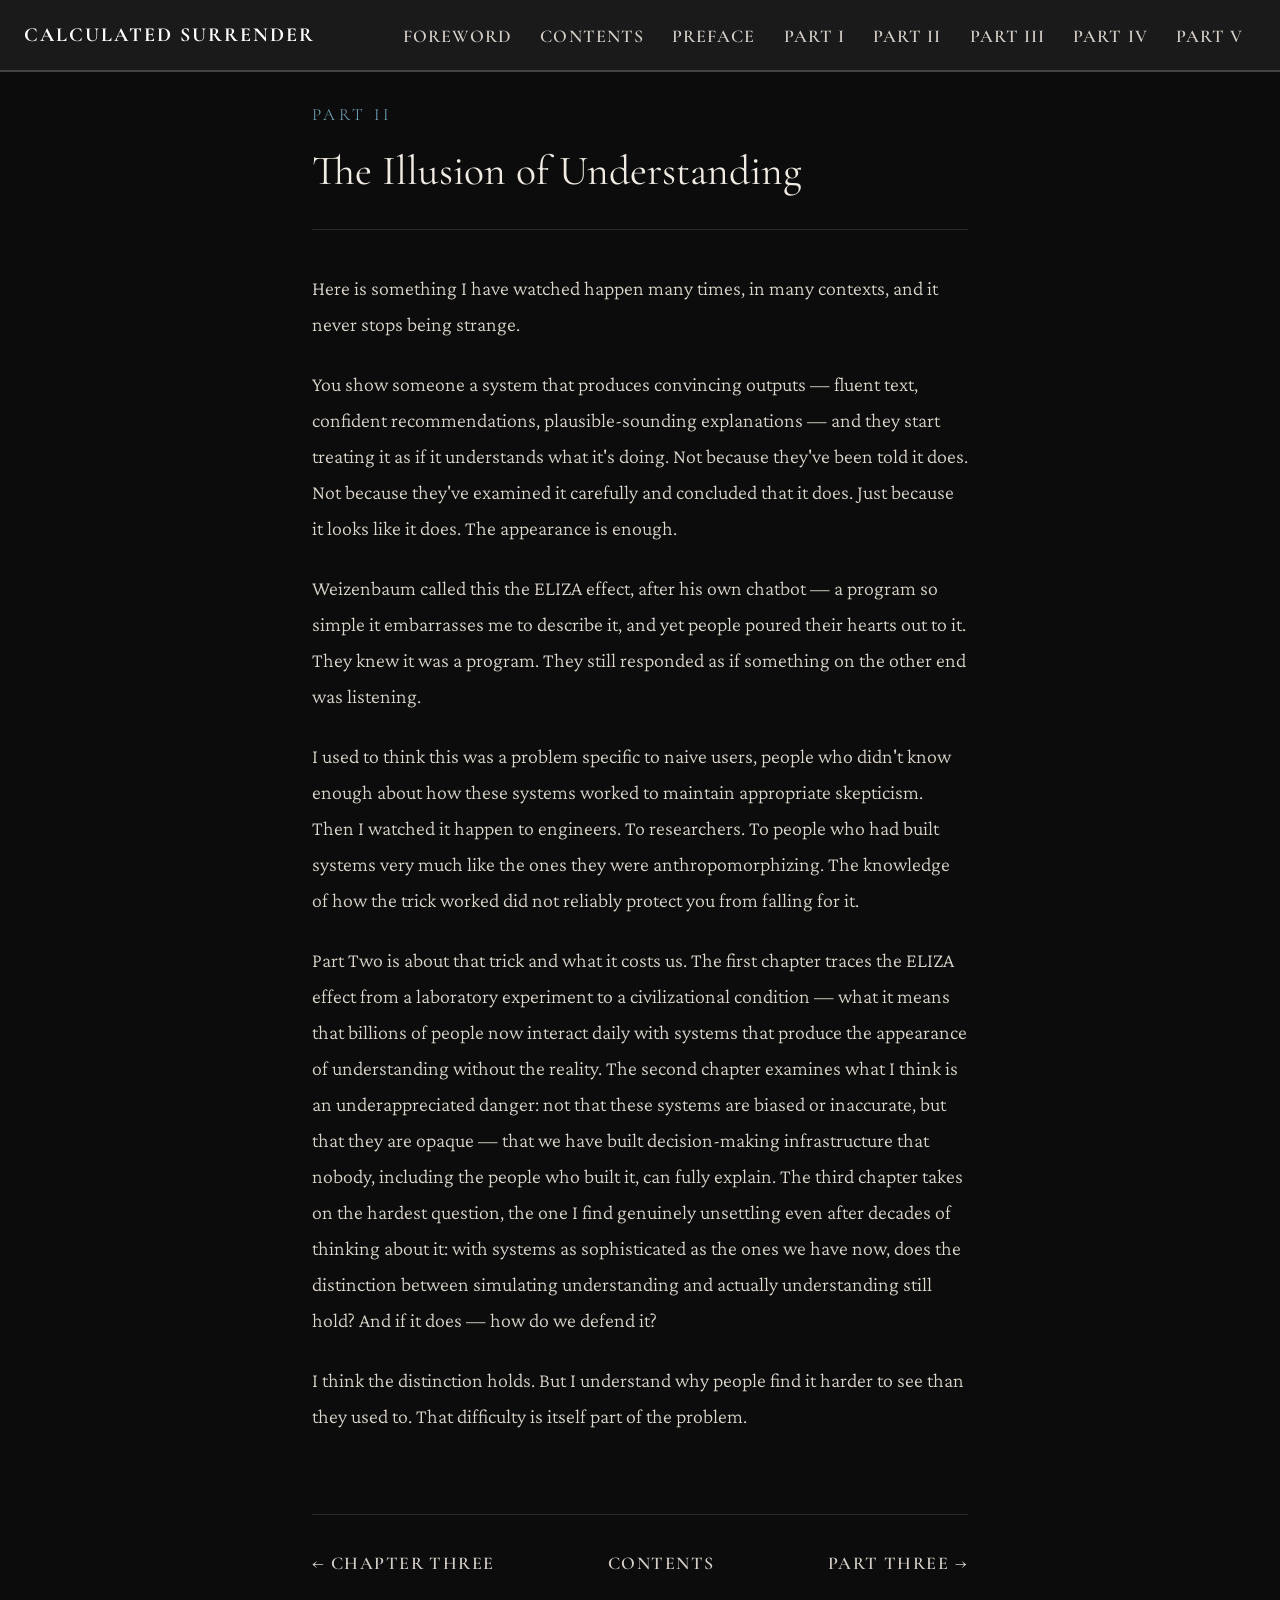
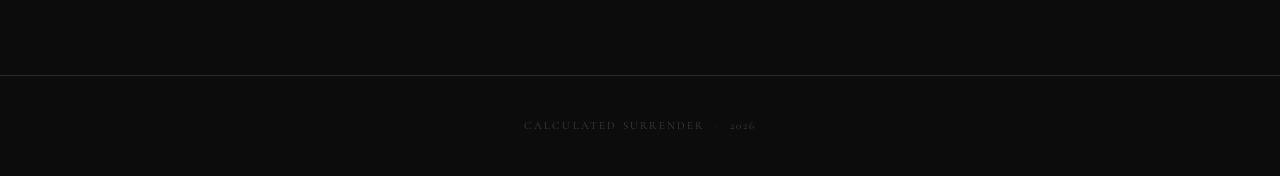
<file: part-two.html>
<!DOCTYPE html>
<html lang="en">
<head>
<meta charset="UTF-8">
<meta name="viewport" content="width=device-width, initial-scale=1.0">
<title>Part Two — Calculated Surrender</title>
<link rel="stylesheet" href="css/style.css?v=2">
</head>
<body>

<nav class="site-nav">
  <a class="nav-title" href="index.html">Calculated Surrender</a>
  <ul class="nav-links">
    <li><a href="foreword.html">Foreword</a></li>
    <li><a href="toc.html">Contents</a></li>
    <li><a href="preface.html">Preface</a></li>
    <li><a href="part-one.html">Part I</a></li>
    <li><a href="part-two.html">Part II</a></li>
    <li><a href="part-three.html">Part III</a></li>
    <li><a href="part-four.html">Part IV</a></li>
    <li><a href="part-five.html">Part V</a></li>
  </ul>
</nav>

<main class="page">

  <div class="section-label">Part II</div>
  <h1 class="part-title">The Illusion of Understanding</h1>

  <p>Here is something I have watched happen many times, in many contexts, and it never stops being strange.</p>

  <p>You show someone a system that produces convincing outputs — fluent text, confident recommendations, plausible-sounding explanations — and they start treating it as if it understands what it's doing. Not because they've been told it does. Not because they've examined it carefully and concluded that it does. Just because it looks like it does. The appearance is enough.</p>

  <p>Weizenbaum called this the ELIZA effect, after his own chatbot — a program so simple it embarrasses me to describe it, and yet people poured their hearts out to it. They knew it was a program. They still responded as if something on the other end was listening.</p>

  <p>I used to think this was a problem specific to naive users, people who didn't know enough about how these systems worked to maintain appropriate skepticism. Then I watched it happen to engineers. To researchers. To people who had built systems very much like the ones they were anthropomorphizing. The knowledge of how the trick worked did not reliably protect you from falling for it.</p>

  <p>Part Two is about that trick and what it costs us. The first chapter traces the ELIZA effect from a laboratory experiment to a civilizational condition — what it means that billions of people now interact daily with systems that produce the appearance of understanding without the reality. The second chapter examines what I think is an underappreciated danger: not that these systems are biased or inaccurate, but that they are opaque — that we have built decision-making infrastructure that nobody, including the people who built it, can fully explain. The third chapter takes on the hardest question, the one I find genuinely unsettling even after decades of thinking about it: with systems as sophisticated as the ones we have now, does the distinction between simulating understanding and actually understanding still hold? And if it does — how do we defend it?</p>

  <p>I think the distinction holds. But I understand why people find it harder to see than they used to. That difficulty is itself part of the problem.</p>

  <nav class="page-nav">
    <a href="chapter-03.html">← Chapter Three</a>
    <a class="toc-link" href="toc.html">Contents</a>
    <a href="part-three.html">Part Three →</a>
  </nav>

</main>

<footer>Calculated Surrender &nbsp;·&nbsp; 2026</footer>

</body>
</html>
</file>
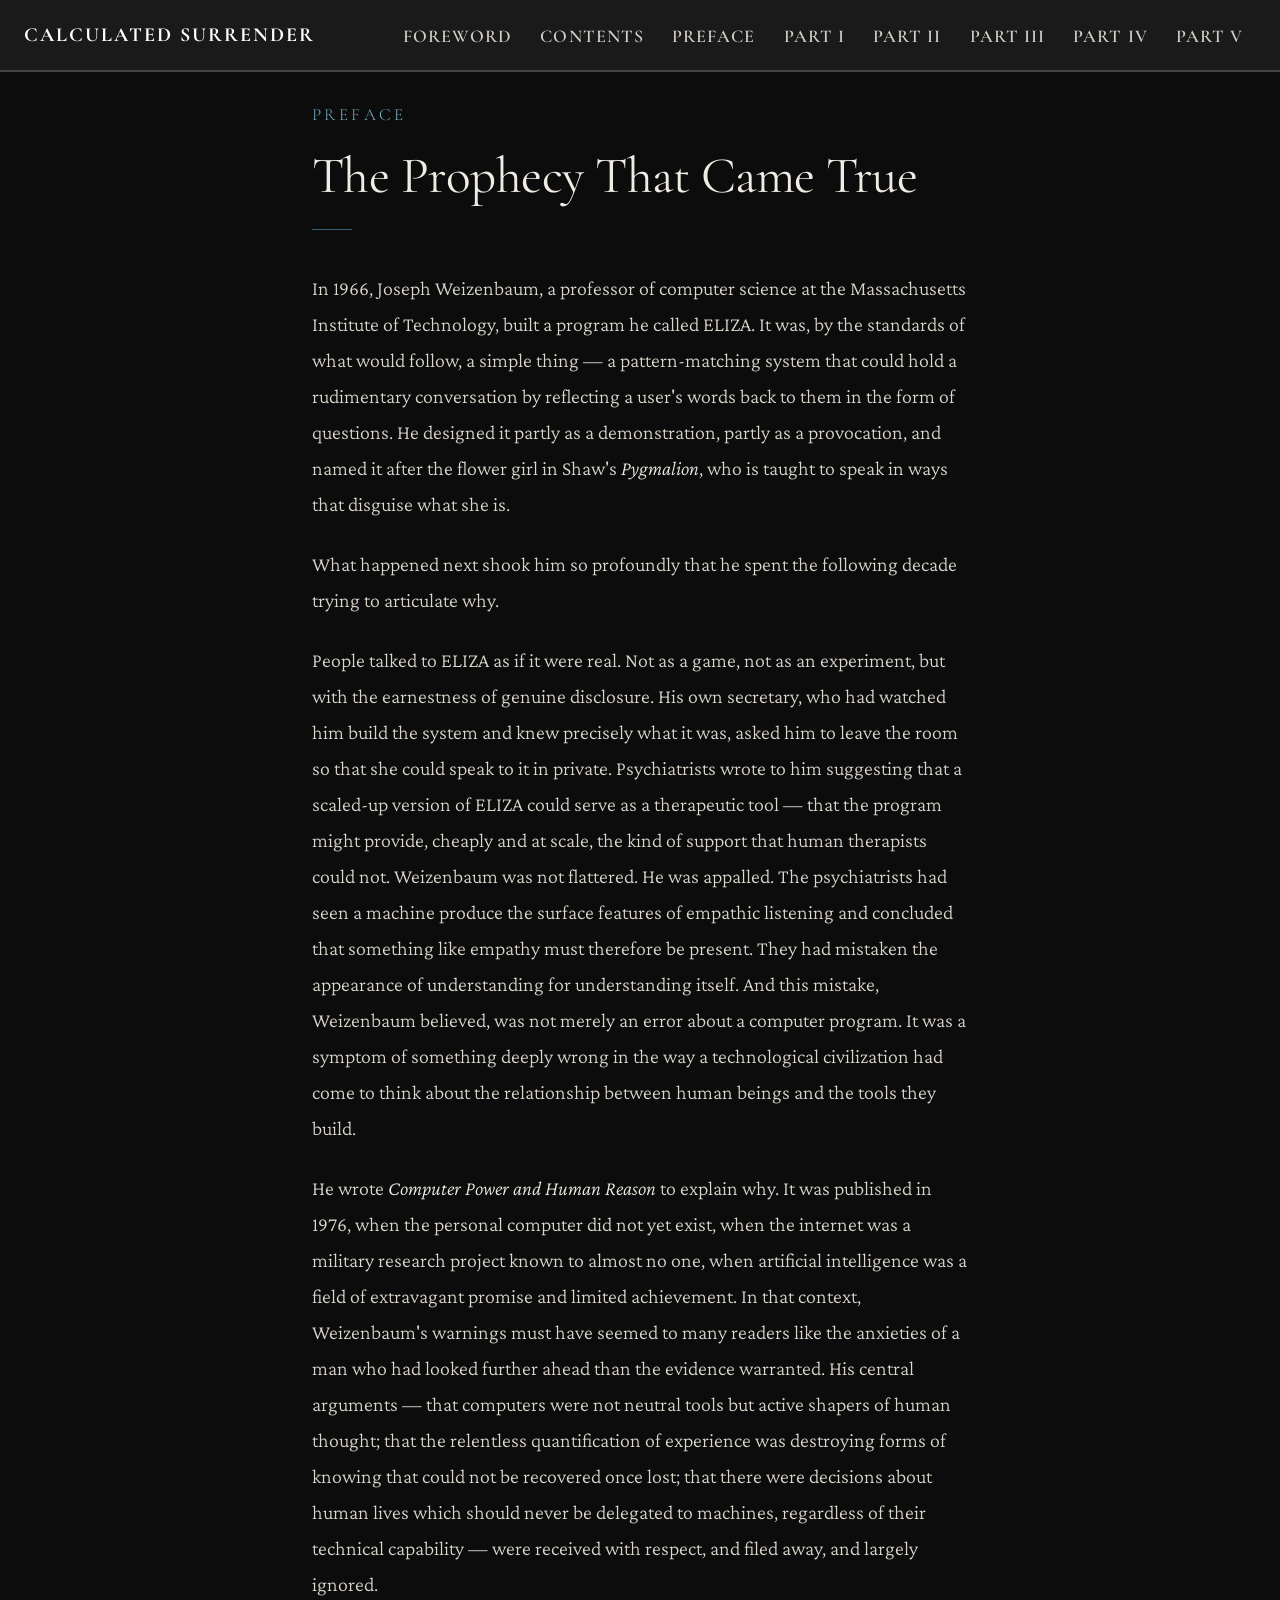
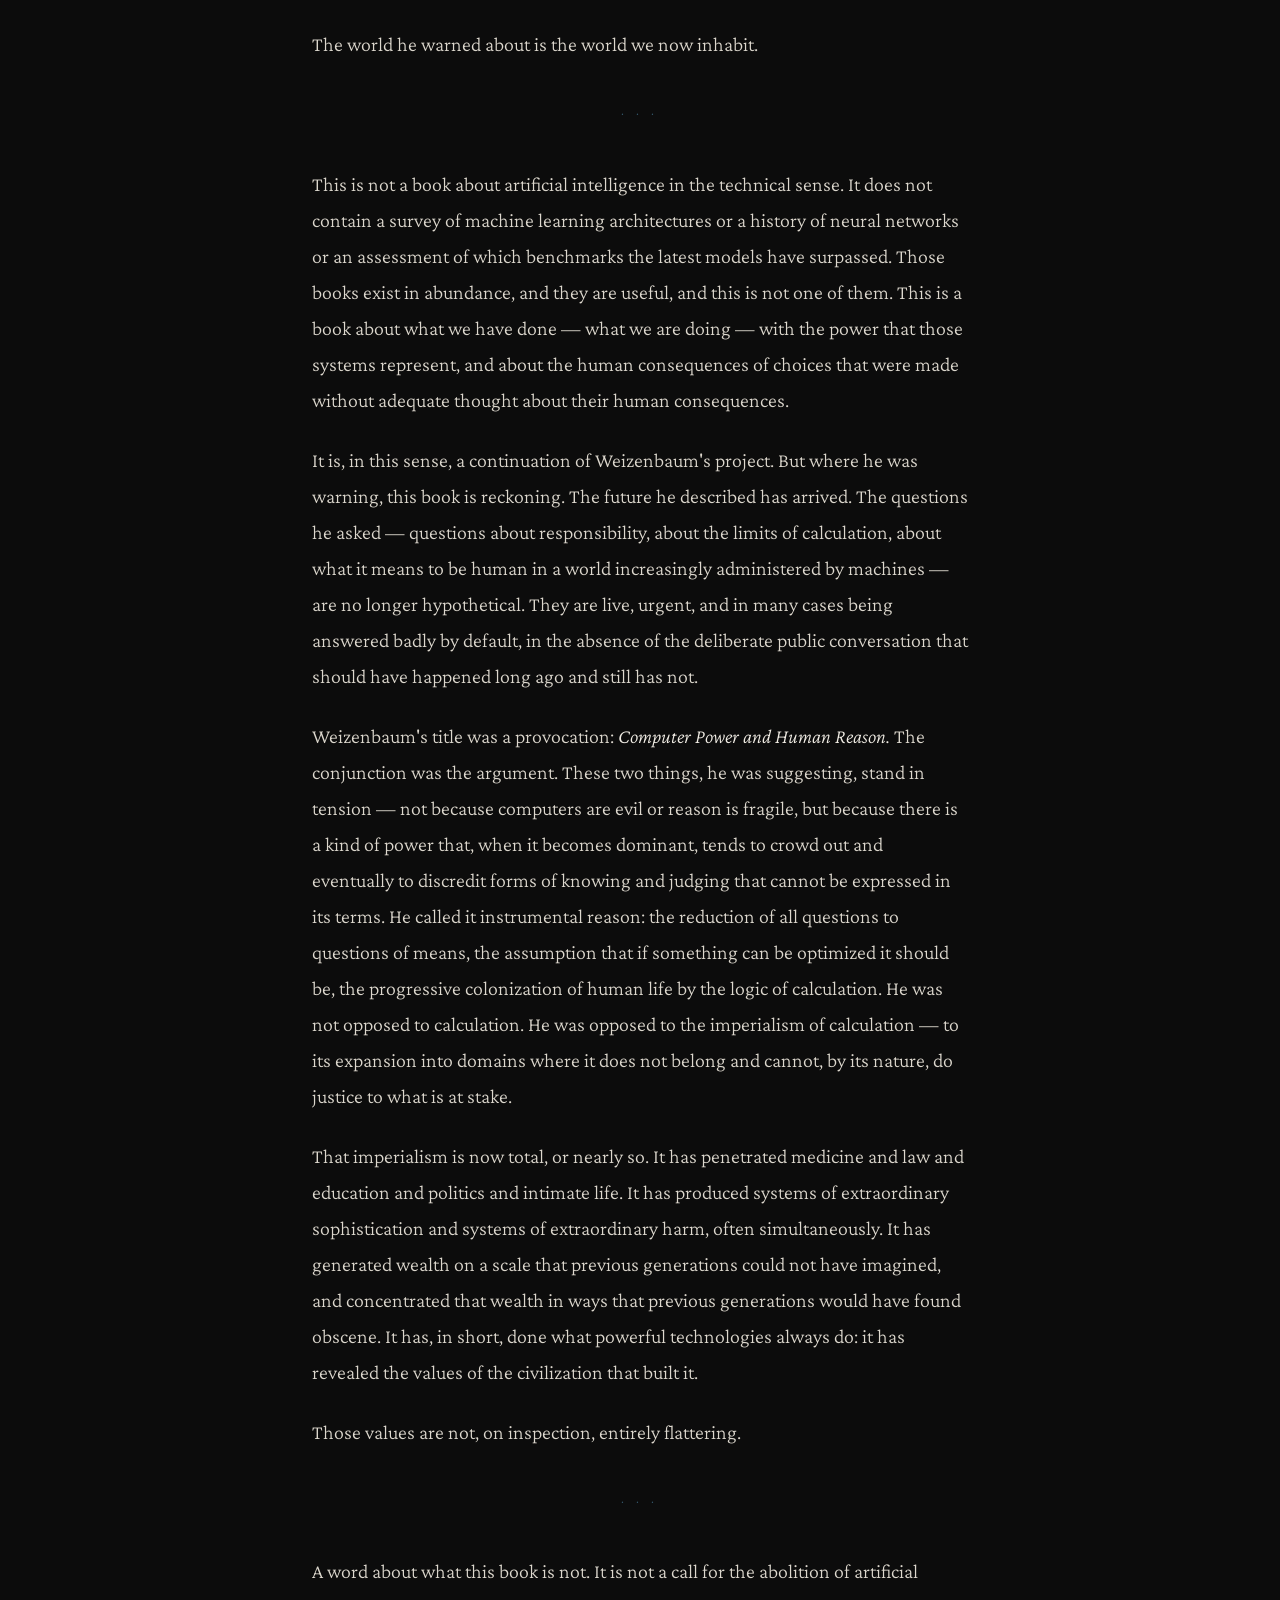
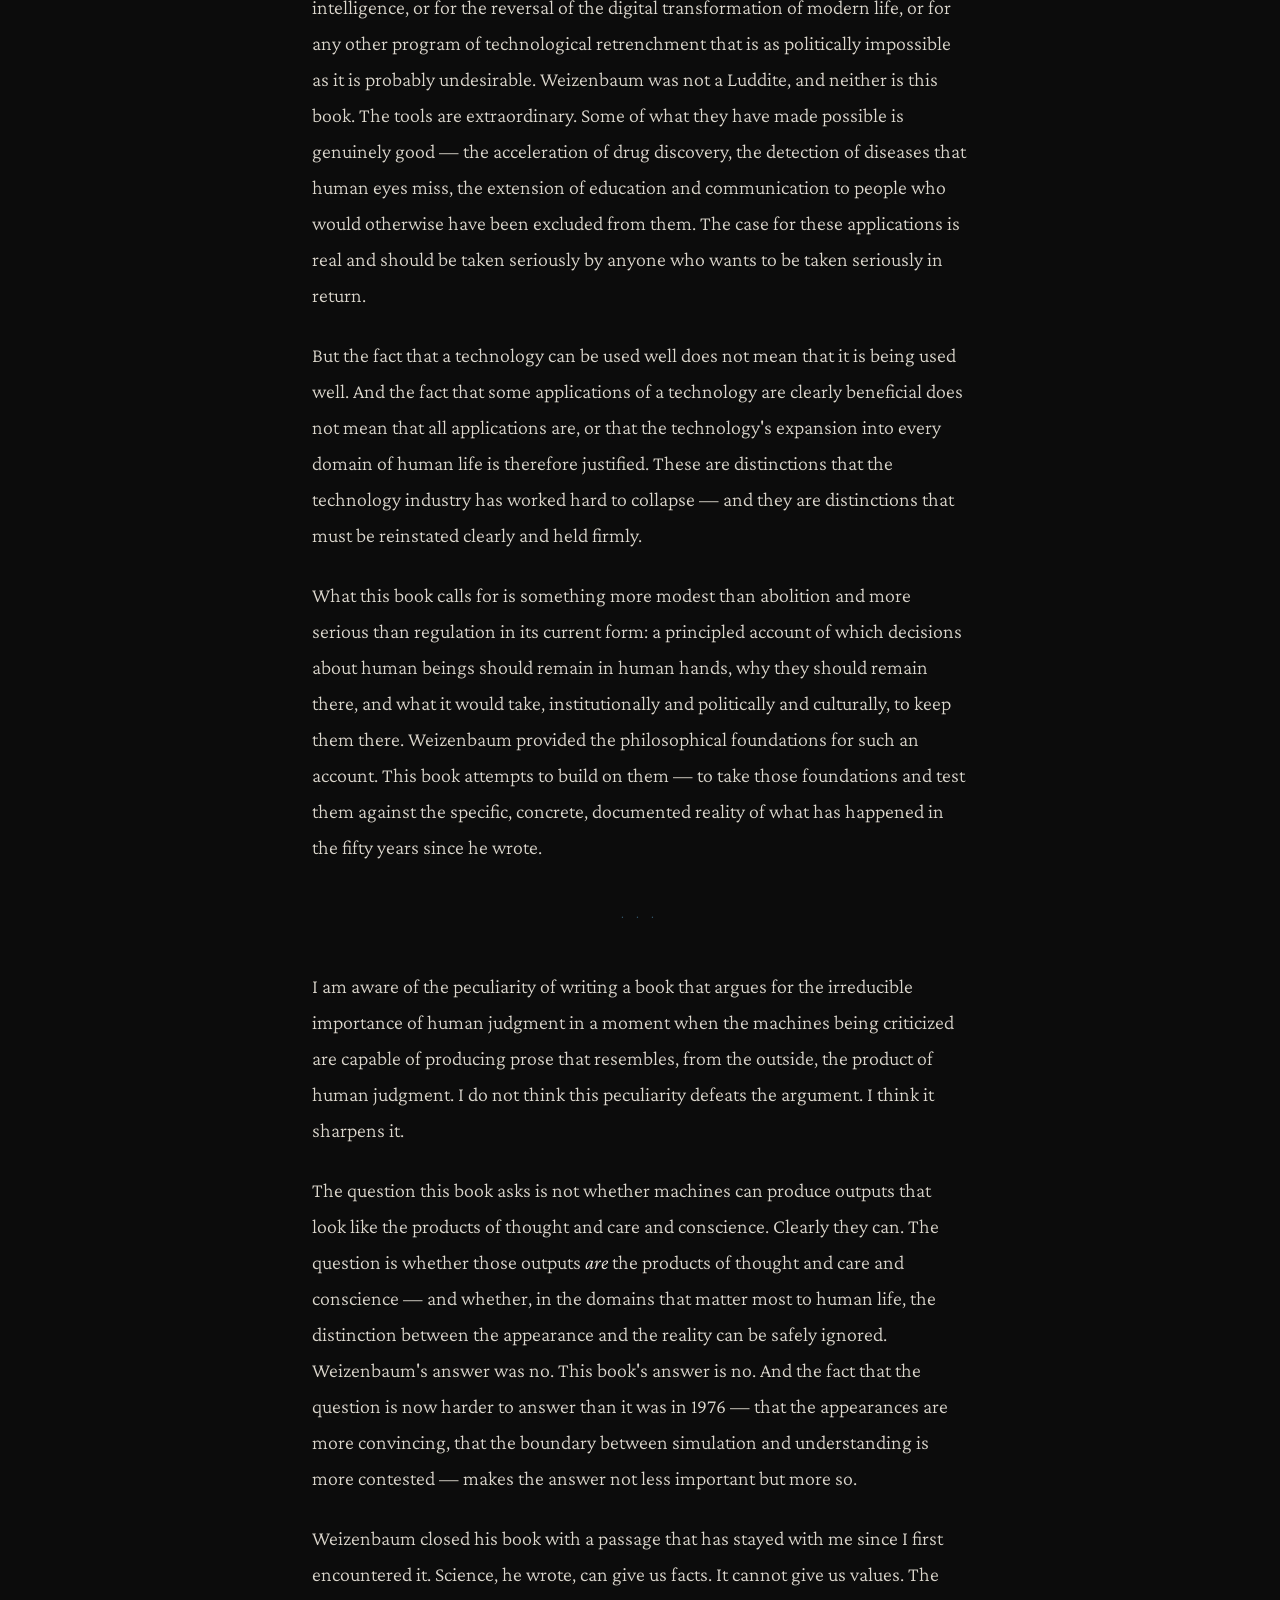
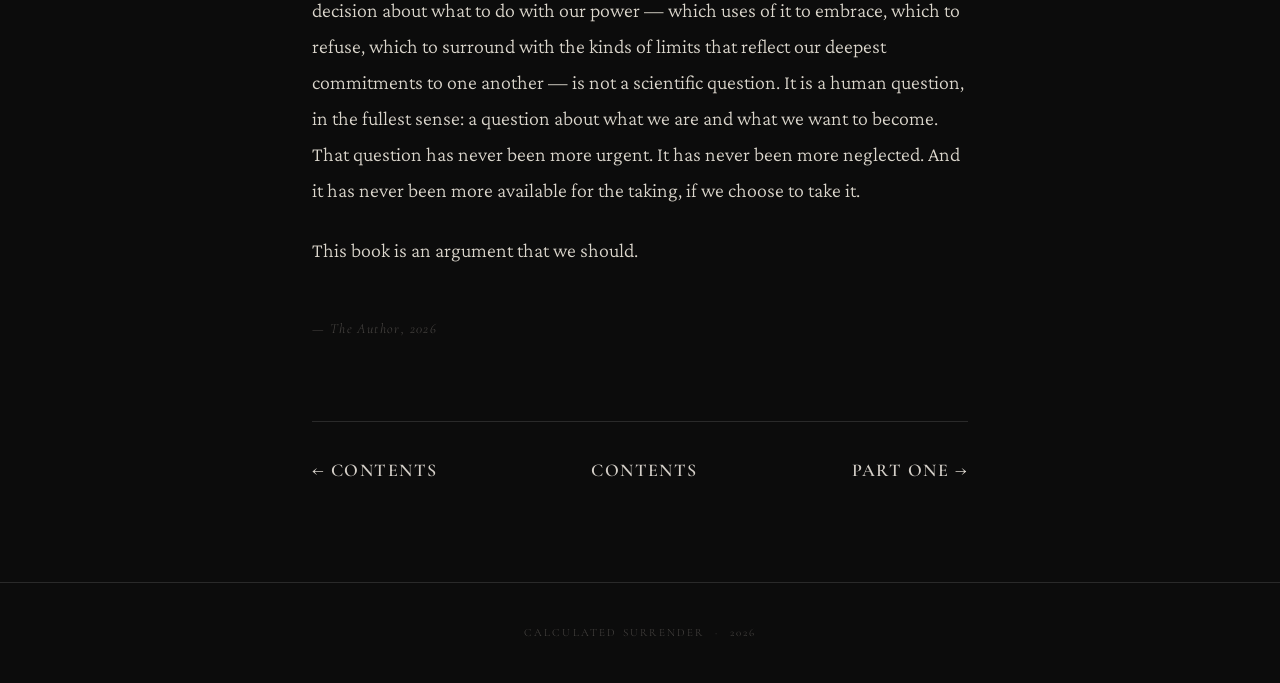
<file: preface.html>
<!DOCTYPE html>
<html lang="en">
<head>
<meta charset="UTF-8">
<meta name="viewport" content="width=device-width, initial-scale=1.0">
<title>Preface — Calculated Surrender</title>
<link rel="stylesheet" href="css/style.css?v=2">
</head>
<body>

<nav class="site-nav">
  <a class="nav-title" href="index.html">Calculated Surrender</a>
  <ul class="nav-links">
    <li><a href="foreword.html">Foreword</a></li>
    <li><a href="toc.html">Contents</a></li>
    <li><a href="preface.html">Preface</a></li>
    <li><a href="part-one.html">Part I</a></li>
    <li><a href="part-two.html">Part II</a></li>
    <li><a href="part-three.html">Part III</a></li>
    <li><a href="part-four.html">Part IV</a></li>
    <li><a href="part-five.html">Part V</a></li>
  </ul>
</nav>

<main class="page">

  <div class="section-label">Preface</div>
  <h1 class="page-title">The Prophecy That Came True</h1>
  <div class="blue-rule"></div>

  <p>In 1966, Joseph Weizenbaum, a professor of computer science at the Massachusetts Institute of Technology, built a program he called ELIZA. It was, by the standards of what would follow, a simple thing — a pattern-matching system that could hold a rudimentary conversation by reflecting a user's words back to them in the form of questions. He designed it partly as a demonstration, partly as a provocation, and named it after the flower girl in Shaw's <em>Pygmalion</em>, who is taught to speak in ways that disguise what she is.</p>

  <p>What happened next shook him so profoundly that he spent the following decade trying to articulate why.</p>

  <p>People talked to ELIZA as if it were real. Not as a game, not as an experiment, but with the earnestness of genuine disclosure. His own secretary, who had watched him build the system and knew precisely what it was, asked him to leave the room so that she could speak to it in private. Psychiatrists wrote to him suggesting that a scaled-up version of ELIZA could serve as a therapeutic tool — that the program might provide, cheaply and at scale, the kind of support that human therapists could not. Weizenbaum was not flattered. He was appalled. The psychiatrists had seen a machine produce the surface features of empathic listening and concluded that something like empathy must therefore be present. They had mistaken the appearance of understanding for understanding itself. And this mistake, Weizenbaum believed, was not merely an error about a computer program. It was a symptom of something deeply wrong in the way a technological civilization had come to think about the relationship between human beings and the tools they build.</p>

  <p>He wrote <em>Computer Power and Human Reason</em> to explain why. It was published in 1976, when the personal computer did not yet exist, when the internet was a military research project known to almost no one, when artificial intelligence was a field of extravagant promise and limited achievement. In that context, Weizenbaum's warnings must have seemed to many readers like the anxieties of a man who had looked further ahead than the evidence warranted. His central arguments — that computers were not neutral tools but active shapers of human thought; that the relentless quantification of experience was destroying forms of knowing that could not be recovered once lost; that there were decisions about human lives which should never be delegated to machines, regardless of their technical capability — were received with respect, and filed away, and largely ignored.</p>

  <p>The world he warned about is the world we now inhabit.</p>

  <div class="prose-divider">· · ·</div>

  <p>This is not a book about artificial intelligence in the technical sense. It does not contain a survey of machine learning architectures or a history of neural networks or an assessment of which benchmarks the latest models have surpassed. Those books exist in abundance, and they are useful, and this is not one of them. This is a book about what we have done — what we are doing — with the power that those systems represent, and about the human consequences of choices that were made without adequate thought about their human consequences.</p>

  <p>It is, in this sense, a continuation of Weizenbaum's project. But where he was warning, this book is reckoning. The future he described has arrived. The questions he asked — questions about responsibility, about the limits of calculation, about what it means to be human in a world increasingly administered by machines — are no longer hypothetical. They are live, urgent, and in many cases being answered badly by default, in the absence of the deliberate public conversation that should have happened long ago and still has not.</p>

  <p>Weizenbaum's title was a provocation: <em>Computer Power and Human Reason.</em> The conjunction was the argument. These two things, he was suggesting, stand in tension — not because computers are evil or reason is fragile, but because there is a kind of power that, when it becomes dominant, tends to crowd out and eventually to discredit forms of knowing and judging that cannot be expressed in its terms. He called it instrumental reason: the reduction of all questions to questions of means, the assumption that if something can be optimized it should be, the progressive colonization of human life by the logic of calculation. He was not opposed to calculation. He was opposed to the imperialism of calculation — to its expansion into domains where it does not belong and cannot, by its nature, do justice to what is at stake.</p>

  <p>That imperialism is now total, or nearly so. It has penetrated medicine and law and education and politics and intimate life. It has produced systems of extraordinary sophistication and systems of extraordinary harm, often simultaneously. It has generated wealth on a scale that previous generations could not have imagined, and concentrated that wealth in ways that previous generations would have found obscene. It has, in short, done what powerful technologies always do: it has revealed the values of the civilization that built it.</p>

  <p>Those values are not, on inspection, entirely flattering.</p>

  <div class="prose-divider">· · ·</div>

  <p>A word about what this book is not. It is not a call for the abolition of artificial intelligence, or for the reversal of the digital transformation of modern life, or for any other program of technological retrenchment that is as politically impossible as it is probably undesirable. Weizenbaum was not a Luddite, and neither is this book. The tools are extraordinary. Some of what they have made possible is genuinely good — the acceleration of drug discovery, the detection of diseases that human eyes miss, the extension of education and communication to people who would otherwise have been excluded from them. The case for these applications is real and should be taken seriously by anyone who wants to be taken seriously in return.</p>

  <p>But the fact that a technology can be used well does not mean that it is being used well. And the fact that some applications of a technology are clearly beneficial does not mean that all applications are, or that the technology's expansion into every domain of human life is therefore justified. These are distinctions that the technology industry has worked hard to collapse — and they are distinctions that must be reinstated clearly and held firmly.</p>

  <p>What this book calls for is something more modest than abolition and more serious than regulation in its current form: a principled account of which decisions about human beings should remain in human hands, why they should remain there, and what it would take, institutionally and politically and culturally, to keep them there. Weizenbaum provided the philosophical foundations for such an account. This book attempts to build on them — to take those foundations and test them against the specific, concrete, documented reality of what has happened in the fifty years since he wrote.</p>

  <div class="prose-divider">· · ·</div>

  <p>I am aware of the peculiarity of writing a book that argues for the irreducible importance of human judgment in a moment when the machines being criticized are capable of producing prose that resembles, from the outside, the product of human judgment. I do not think this peculiarity defeats the argument. I think it sharpens it.</p>

  <p>The question this book asks is not whether machines can produce outputs that look like the products of thought and care and conscience. Clearly they can. The question is whether those outputs <em>are</em> the products of thought and care and conscience — and whether, in the domains that matter most to human life, the distinction between the appearance and the reality can be safely ignored. Weizenbaum's answer was no. This book's answer is no. And the fact that the question is now harder to answer than it was in 1976 — that the appearances are more convincing, that the boundary between simulation and understanding is more contested — makes the answer not less important but more so.</p>

  <p>Weizenbaum closed his book with a passage that has stayed with me since I first encountered it. Science, he wrote, can give us facts. It cannot give us values. The decision about what to do with our power — which uses of it to embrace, which to refuse, which to surround with the kinds of limits that reflect our deepest commitments to one another — is not a scientific question. It is a human question, in the fullest sense: a question about what we are and what we want to become. That question has never been more urgent. It has never been more neglected. And it has never been more available for the taking, if we choose to take it.</p>

  <p>This book is an argument that we should.</p>

  <div class="dateline">— The Author, 2026</div>

  <nav class="page-nav">
    <a href="toc.html">← Contents</a>
    <a class="toc-link" href="toc.html">Contents</a>
    <a href="part-one.html">Part One →</a>
  </nav>

</main>

<footer>Calculated Surrender &nbsp;·&nbsp; 2026</footer>

</body>
</html>
</file>
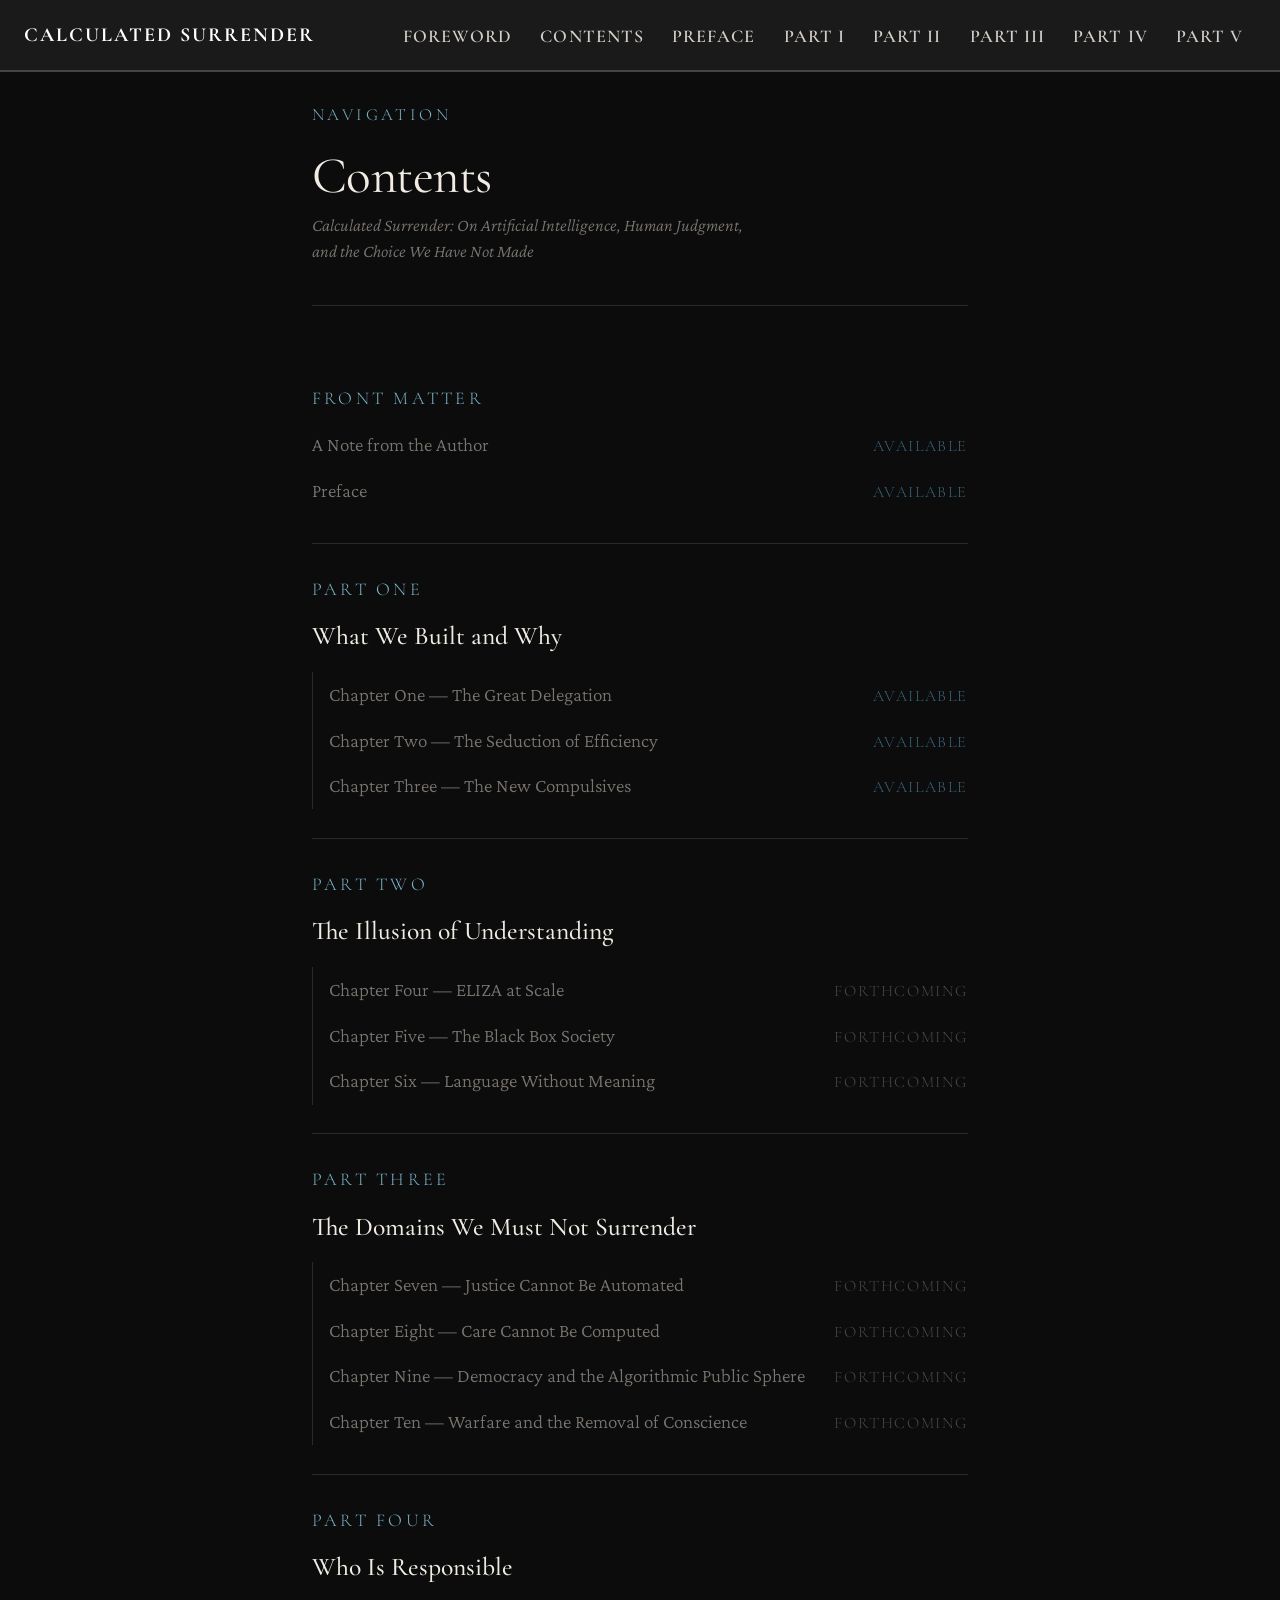
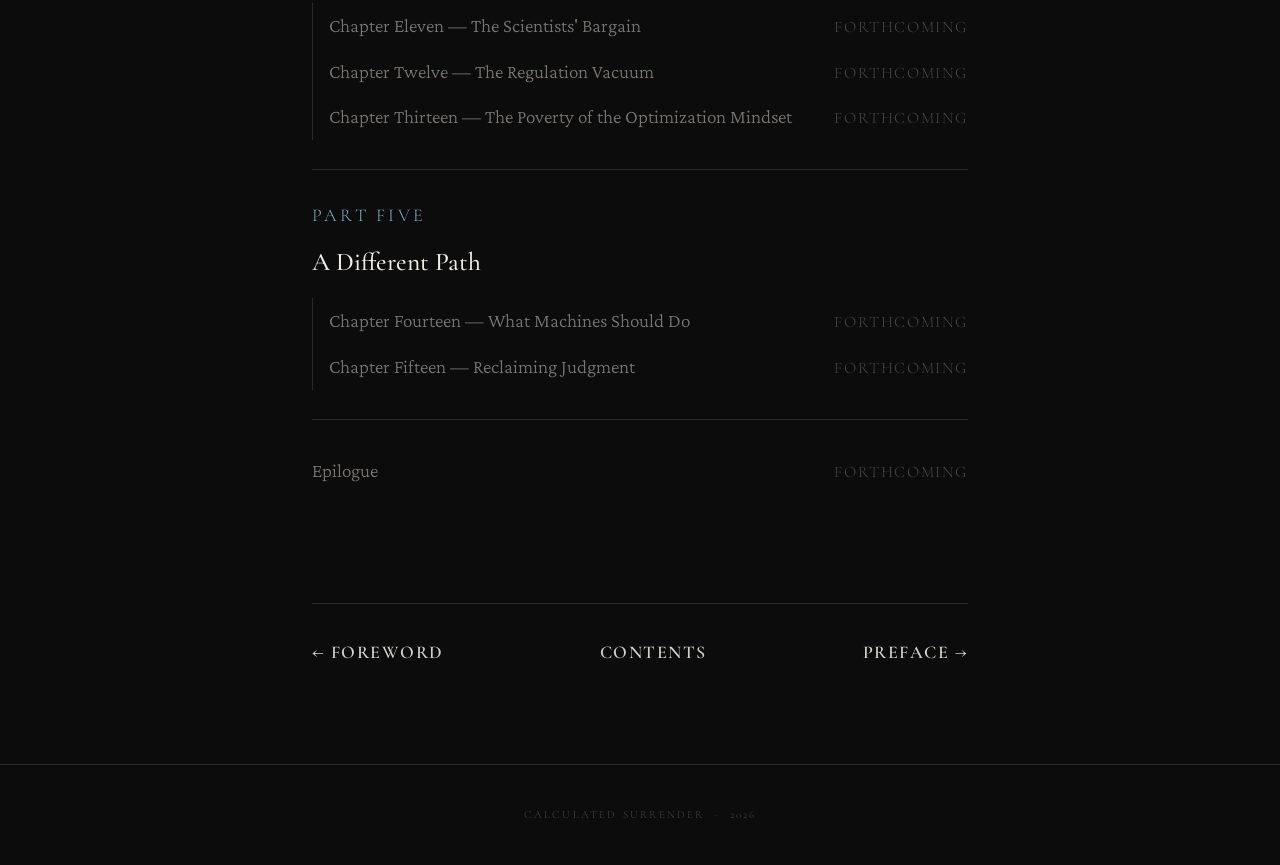
<file: toc.html>
<!DOCTYPE html>
<html lang="en">
<head>
<meta charset="UTF-8">
<meta name="viewport" content="width=device-width, initial-scale=1.0">
<title>Contents — Calculated Surrender</title>
<link rel="stylesheet" href="css/style.css?v=2">
</head>
<body>

<nav class="site-nav">
  <a class="nav-title" href="index.html">Calculated Surrender</a>
  <ul class="nav-links">
    <li><a href="foreword.html">Foreword</a></li>
    <li><a href="toc.html">Contents</a></li>
    <li><a href="preface.html">Preface</a></li>
    <li><a href="part-one.html">Part I</a></li>
    <li><a href="part-two.html">Part II</a></li>
    <li><a href="part-three.html">Part III</a></li>
    <li><a href="part-four.html">Part IV</a></li>
    <li><a href="part-five.html">Part V</a></li>
  </ul>
</nav>

<main class="page">

  <div class="section-label">Navigation</div>
  <h1 class="page-title">Contents</h1>
  <p class="page-subtitle">Calculated Surrender: On Artificial Intelligence, Human Judgment,<br>and the Choice We Have Not Made</p>

  <div class="toc-grid">

    <div class="toc-part">
      <div class="toc-part-label">Front Matter</div>
      <ul class="toc-front-matter">
        <li><a href="foreword.html"><span>A Note from the Author</span><span class="toc-status available">Available</span></a></li>
        <li><a href="preface.html"><span>Preface</span><span class="toc-status available">Available</span></a></li>
      </ul>
    </div>

    <div class="toc-part">
      <div class="toc-part-label">Part One</div>
      <div class="toc-part-title"><a href="part-one.html">What We Built and Why</a></div>
      <ul class="toc-chapters">
        <li><a href="chapter-01.html"><span>Chapter One — The Great Delegation</span><span class="toc-status available">Available</span></a></li>
        <li><a href="chapter-02.html"><span>Chapter Two — The Seduction of Efficiency</span><span class="toc-status available">Available</span></a></li>
        <li><a href="chapter-03.html"><span>Chapter Three — The New Compulsives</span><span class="toc-status available">Available</span></a></li>
      </ul>
    </div>

    <div class="toc-part">
      <div class="toc-part-label">Part Two</div>
      <div class="toc-part-title"><a href="part-two.html">The Illusion of Understanding</a></div>
      <ul class="toc-chapters">
        <li><a href="part-two.html"><span>Chapter Four — ELIZA at Scale</span><span class="toc-status">Forthcoming</span></a></li>
        <li><a href="part-two.html"><span>Chapter Five — The Black Box Society</span><span class="toc-status">Forthcoming</span></a></li>
        <li><a href="part-two.html"><span>Chapter Six — Language Without Meaning</span><span class="toc-status">Forthcoming</span></a></li>
      </ul>
    </div>

    <div class="toc-part">
      <div class="toc-part-label">Part Three</div>
      <div class="toc-part-title"><a href="part-three.html">The Domains We Must Not Surrender</a></div>
      <ul class="toc-chapters">
        <li><a href="part-three.html"><span>Chapter Seven — Justice Cannot Be Automated</span><span class="toc-status">Forthcoming</span></a></li>
        <li><a href="part-three.html"><span>Chapter Eight — Care Cannot Be Computed</span><span class="toc-status">Forthcoming</span></a></li>
        <li><a href="part-three.html"><span>Chapter Nine — Democracy and the Algorithmic Public Sphere</span><span class="toc-status">Forthcoming</span></a></li>
        <li><a href="part-three.html"><span>Chapter Ten — Warfare and the Removal of Conscience</span><span class="toc-status">Forthcoming</span></a></li>
      </ul>
    </div>

    <div class="toc-part">
      <div class="toc-part-label">Part Four</div>
      <div class="toc-part-title"><a href="part-four.html">Who Is Responsible</a></div>
      <ul class="toc-chapters">
        <li><a href="part-four.html"><span>Chapter Eleven — The Scientists' Bargain</span><span class="toc-status">Forthcoming</span></a></li>
        <li><a href="part-four.html"><span>Chapter Twelve — The Regulation Vacuum</span><span class="toc-status">Forthcoming</span></a></li>
        <li><a href="part-four.html"><span>Chapter Thirteen — The Poverty of the Optimization Mindset</span><span class="toc-status">Forthcoming</span></a></li>
      </ul>
    </div>

    <div class="toc-part">
      <div class="toc-part-label">Part Five</div>
      <div class="toc-part-title"><a href="part-five.html">A Different Path</a></div>
      <ul class="toc-chapters">
        <li><a href="part-five.html"><span>Chapter Fourteen — What Machines Should Do</span><span class="toc-status">Forthcoming</span></a></li>
        <li><a href="part-five.html"><span>Chapter Fifteen — Reclaiming Judgment</span><span class="toc-status">Forthcoming</span></a></li>
      </ul>
    </div>

    <div class="toc-part">
      <ul class="toc-front-matter">
        <li><a href="#"><span>Epilogue</span><span class="toc-status">Forthcoming</span></a></li>
      </ul>
    </div>

  </div>

  <nav class="page-nav">
    <a href="foreword.html">← Foreword</a>
    <a class="toc-link" href="toc.html">Contents</a>
    <a href="preface.html">Preface →</a>
  </nav>

</main>

<footer>Calculated Surrender &nbsp;·&nbsp; 2026</footer>

</body>
</html>
</file>
<file: css/style.css>
@import url('https://fonts.googleapis.com/css2?family=Cormorant+Garamond:ital,wght@0,300;0,400;0,500;0,600;1,300;1,400&family=Crimson+Pro:ital,wght@0,300;0,400;0,600;1,300;1,400&display=swap');

:root {
  --black:      #0c0c0c;
  --dark:       #111111;
  --surface:    #171717;
  --border:     #2a2a2a;
  --text:       #ddd8ce;
  --text-muted: #7a7570;
  --text-dim:   #4a4744;
  --blue:       #7ab3c8;
  --blue-dim:   #3a637a;
  --white:      #f0ece4;
}

* { margin: 0; padding: 0; box-sizing: border-box; }
html { scroll-behavior: smooth; }

body {
  background: var(--black);
  color: var(--text);
  font-family: 'Crimson Pro', Georgia, serif;
  font-size: 20px;
  line-height: 1.8;
  font-weight: 300;
}

/* ── NAV ── */
.site-nav {
  position: fixed;
  top: 0; left: 0; right: 0;
  z-index: 100;
  background: #1a1a1a;
  border-bottom: 2px solid #444;
  padding: 0 1.5rem;
  display: flex;
  align-items: center;
  justify-content: space-between;
  height: 72px;
}

.nav-title {
  font-family: 'Cormorant Garamond', serif;
  font-size: 20px;
  font-weight: 700;
  letter-spacing: 0.1em;
  text-transform: uppercase;
  color: #ffffff;
  text-decoration: none;
  flex-shrink: 0;
}

.nav-title:hover { color: var(--blue); }

.nav-links {
  display: flex;
  gap: 0.15rem;
  list-style: none;
  flex-wrap: nowrap;
}

.nav-links a {
  font-family: 'Cormorant Garamond', serif;
  font-size: 18px;
  font-weight: 600;
  letter-spacing: 0.06em;
  text-transform: uppercase;
  color: #d4cfc8;
  text-decoration: none;
  transition: color 0.2s, background 0.2s;
  padding: 0.5rem 0.8rem;
  border-radius: 4px;
}

.nav-links a:hover {
  color: #ffffff;
  background: rgba(255,255,255,0.1);
}

/* ── PAGE WRAPPER ── */
.page {
  max-width: 720px;
  margin: 0 auto;
  padding: 2rem 2rem 6rem;
  padding-top: 100px;
}

/* ── LABELS & HEADINGS ── */
.section-label {
  font-family: 'Cormorant Garamond', serif;
  font-size: 17px;
  letter-spacing: 0.2em;
  text-transform: uppercase;
  color: var(--blue);
  margin-bottom: 1rem;
}

h1.page-title {
  font-family: 'Cormorant Garamond', serif;
  font-size: clamp(2rem, 5vw, 3.2rem);
  font-weight: 400;
  color: var(--white);
  line-height: 1.15;
  margin-bottom: 0.4rem;
  letter-spacing: -0.01em;
}

h1.part-title {
  font-family: 'Cormorant Garamond', serif;
  font-size: clamp(1.6rem, 3.5vw, 2.6rem);
  font-weight: 400;
  color: var(--white);
  line-height: 1.2;
  margin-bottom: 2.5rem;
  padding-bottom: 2rem;
  border-bottom: 1px solid var(--border);
}

.page-subtitle {
  font-family: 'Crimson Pro', serif;
  font-size: 1.1rem;
  font-weight: 300;
  font-style: italic;
  color: var(--text-muted);
  margin-bottom: 3rem;
  padding-bottom: 2.5rem;
  border-bottom: 1px solid var(--border);
  line-height: 1.5;
}

/* ── BLUE RULE ── */
.blue-rule {
  width: 40px;
  height: 1px;
  background: var(--blue-dim);
  margin: 1.5rem 0 2.5rem;
}

/* ── PROSE ── */
p {
  margin-bottom: 1.5rem;
  color: var(--text);
}

p:last-child { margin-bottom: 0; }

em { font-style: italic; color: var(--white); }

.prose-divider {
  text-align: center;
  color: var(--blue-dim);
  margin: 2.5rem 0;
  letter-spacing: 0.4em;
  font-size: 0.8rem;
}

/* ── AUTHOR BLOCK (foreword) ── */
.author-block {
  display: flex;
  align-items: flex-start;
  gap: 2.5rem;
  margin-bottom: 3.5rem;
  padding-bottom: 3rem;
  border-bottom: 1px solid var(--border);
}

.author-photo {
  width: 110px;
  height: 110px;
  flex-shrink: 0;
  border-radius: 50%;
  object-fit: cover;
  object-position: center top;
  filter: grayscale(25%) contrast(1.05);
  border: 1px solid var(--border);
}

.author-info { padding-top: 0.4rem; }

.author-name {
  font-family: 'Cormorant Garamond', serif;
  font-size: 22px;
  font-weight: 500;
  color: var(--white);
  letter-spacing: 0.02em;
  margin-bottom: 0.3rem;
}

.author-label {
  font-family: 'Cormorant Garamond', serif;
  font-size: 12px;
  letter-spacing: 0.18em;
  text-transform: uppercase;
  color: var(--blue);
}

/* ── DATELINE ── */
.dateline {
  margin-top: 3rem;
  font-family: 'Cormorant Garamond', serif;
  font-size: 14px;
  letter-spacing: 0.1em;
  color: var(--text-dim);
  font-style: italic;
}

/* ── TABLE OF CONTENTS ── */
.toc-grid { display: flex; flex-direction: column; }

.toc-part {
  padding: 1.8rem 0;
  border-bottom: 1px solid var(--border);
}

.toc-part:last-child { border-bottom: none; }

.toc-part-label {
  font-family: 'Cormorant Garamond', serif;
  font-size: 18px;
  letter-spacing: 0.18em;
  text-transform: uppercase;
  color: var(--blue);
  margin-bottom: 0.5rem;
}

.toc-part-title {
  font-family: 'Cormorant Garamond', serif;
  font-size: 1.6rem;
  font-weight: 500;
  color: var(--white);
  margin-bottom: 0.8rem;
}

.toc-part-title a {
  color: inherit;
  text-decoration: none;
  transition: color 0.2s;
}

.toc-part-title a:hover { color: var(--blue); }

.toc-chapters {
  list-style: none;
  display: flex;
  flex-direction: column;
  padding-left: 1rem;
  border-left: 1px solid var(--border);
  margin-top: 0.6rem;
}

.toc-chapters li a,
.toc-front-matter li a {
  font-family: 'Crimson Pro', serif;
  font-size: 1.2rem;
  color: var(--text-muted);
  text-decoration: none;
  transition: color 0.2s;
  display: flex;
  justify-content: space-between;
  align-items: baseline;
  padding: 0.35rem 0;
}

.toc-chapters li a:hover,
.toc-front-matter li a:hover { color: var(--text); }

.toc-status {
  font-size: 1rem;
  letter-spacing: 0.1em;
  text-transform: uppercase;
  color: var(--text-dim);
  font-family: 'Cormorant Garamond', serif;
  flex-shrink: 0;
  margin-left: 1rem;
}

.toc-status.available { color: var(--blue-dim); }

.toc-front-matter {
  list-style: none;
  display: flex;
  flex-direction: column;
}

/* ── PAGE NAVIGATION ── */
.page-nav {
  position: static !important;
  display: flex;
  justify-content: space-between;
  align-items: center;
  margin-top: 5rem;
  padding-top: 2rem;
  border-top: 1px solid var(--border);
  background: transparent !important;
  height: auto !important;
}

.page-nav a {
  font-family: 'Cormorant Garamond', serif;
  font-size: 18px;
  font-weight: 600;
  letter-spacing: 0.08em;
  text-transform: uppercase;
  color: #d4cfc8;
  text-decoration: none;
  transition: color 0.2s;
  display: flex;
  align-items: center;
  gap: 0.5rem;
}

.page-nav a:hover { color: #ffffff; }

.page-nav .toc-link { color: #d4cfc8; }

/* ── FOOTER ── */
footer {
  border-top: 1px solid var(--border);
  padding: 2.5rem 2rem;
  text-align: center;
  font-family: 'Cormorant Garamond', serif;
  font-size: 11px;
  letter-spacing: 0.2em;
  text-transform: uppercase;
  color: var(--text-dim);
}

/* ── SCROLLBAR ── */
::-webkit-scrollbar { width: 5px; }
::-webkit-scrollbar-track { background: var(--black); }
::-webkit-scrollbar-thumb { background: var(--border); border-radius: 3px; }
::-webkit-scrollbar-thumb:hover { background: var(--blue-dim); }

/* ── RESPONSIVE ── */
@media (max-width: 768px) {
  .site-nav {
    height: auto;
    flex-direction: column;
    align-items: stretch;
    padding: 1rem;
    gap: 0.6rem;
  }

  .nav-title {
    font-size: 18px;
    text-align: center;
    padding-bottom: 0.6rem;
    border-bottom: 1px solid #444;
  }

  .nav-links {
    display: flex;
    flex-wrap: wrap;
    justify-content: center;
    gap: 0.3rem;
  }

  .nav-links a {
    font-size: 17px;
    font-weight: 700;
    padding: 0.6rem 1rem;
    background: rgba(255,255,255,0.06);
    border-radius: 4px;
    color: #ffffff;
  }

  .nav-links a:hover {
    background: rgba(255,255,255,0.14);
  }

  .page {
    padding-top: 220px;
    padding-left: 1.2rem;
    padding-right: 1.2rem;
  }

  .author-block { flex-direction: column; align-items: center; text-align: center; }
}
</file>
